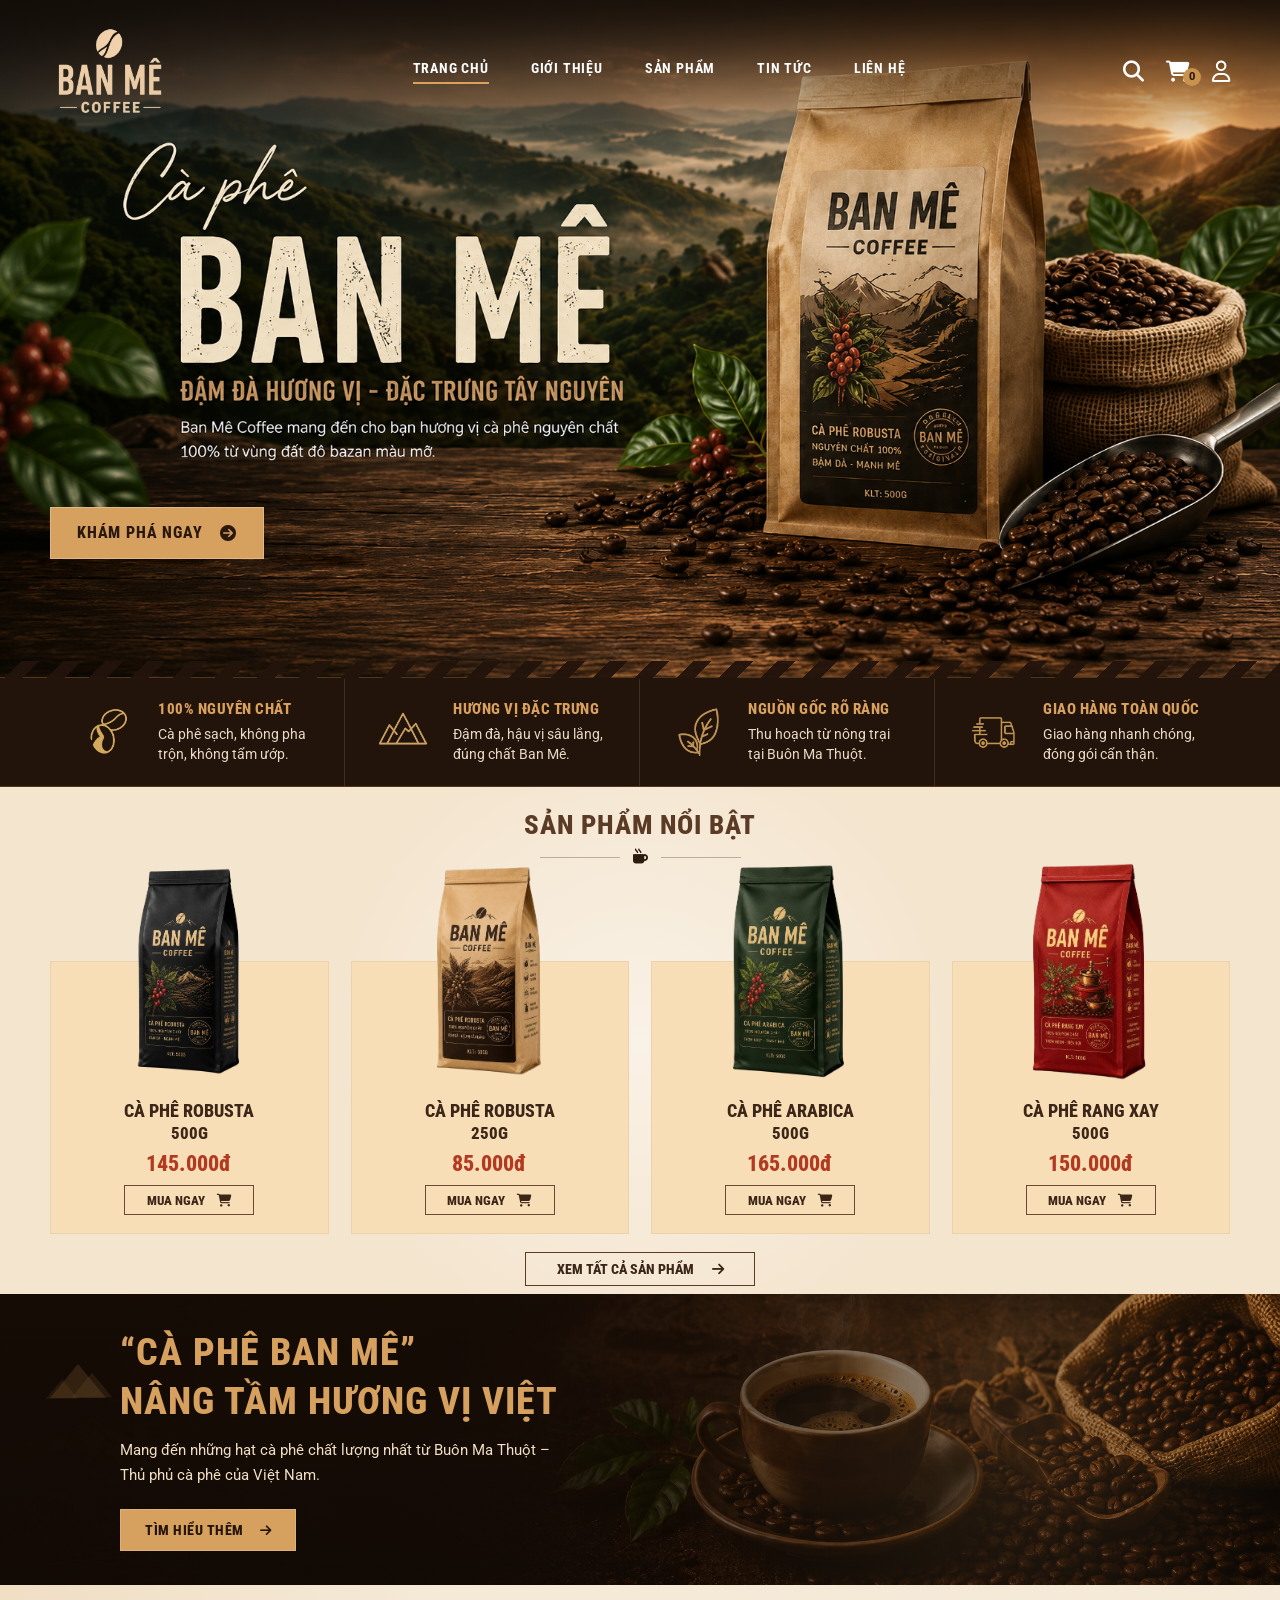
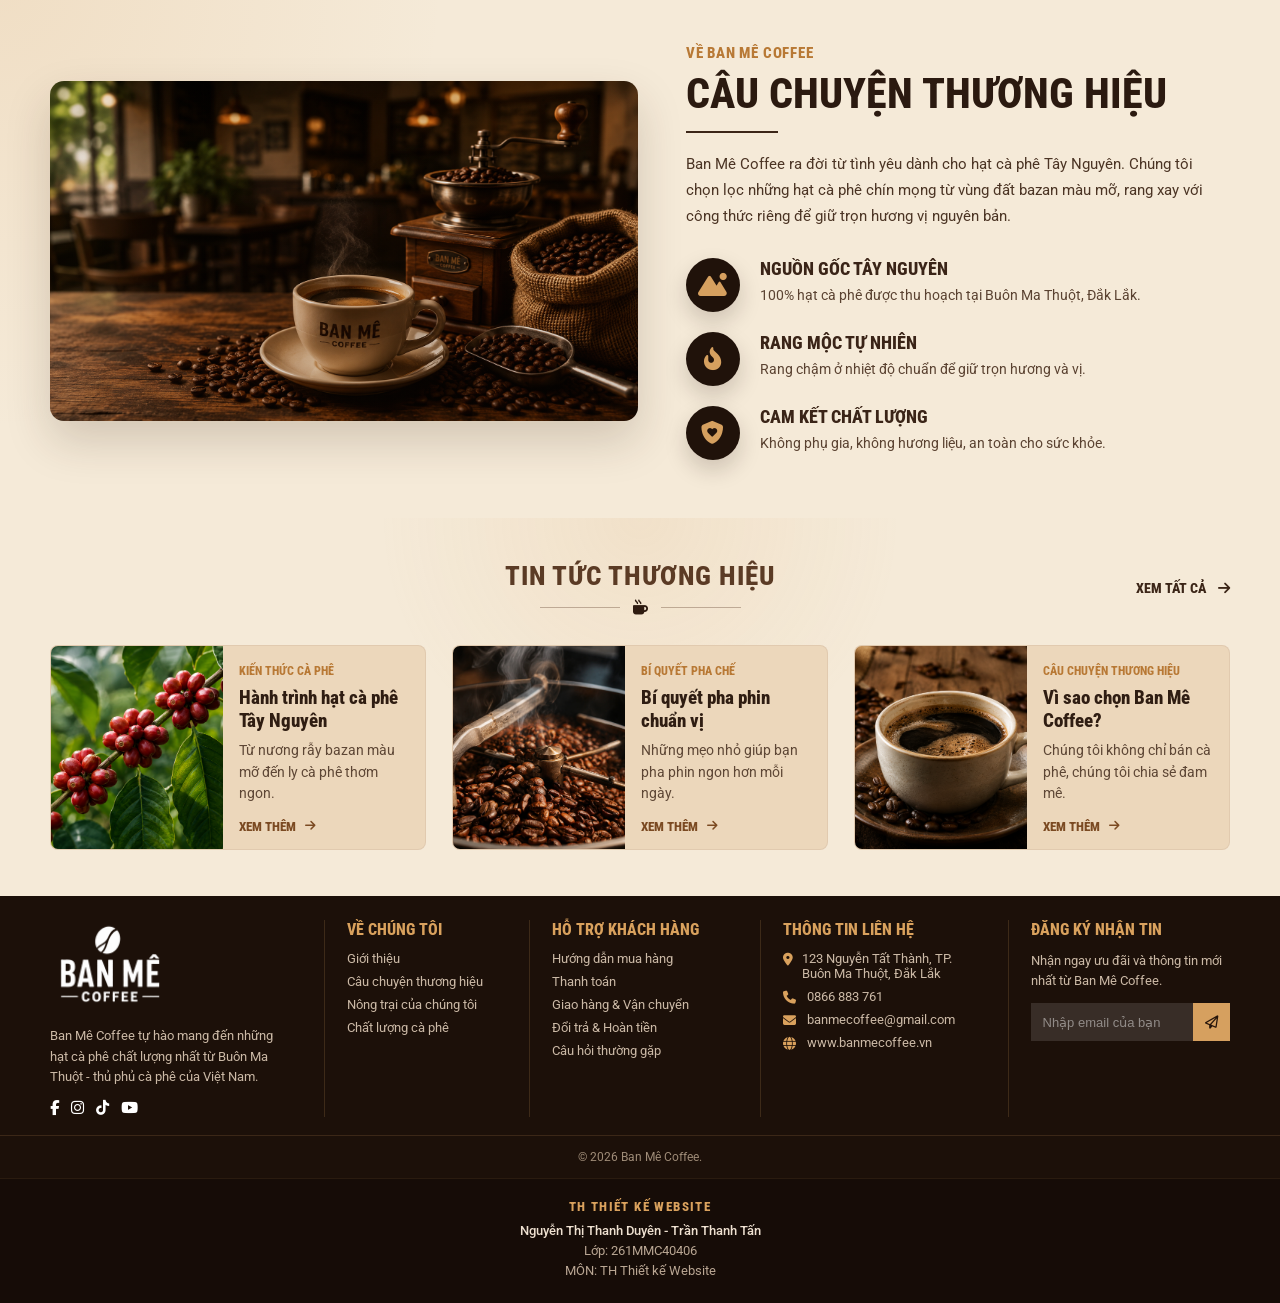
<file: index.html>
<!doctype html>
<html lang="vi">
  <head>
    <meta charset="UTF-8" />
    <meta name="viewport" content="width=device-width, initial-scale=1.0" />

    <title>Ban Mê Coffee</title>

    <!-- Font -->
    <link rel="preconnect" href="https://fonts.googleapis.com" />
    <link rel="preconnect" href="https://fonts.gstatic.com" crossorigin />
    <link
      href="https://fonts.googleapis.com/css2?family=Roboto+Condensed:wght@500;600;700;800&family=Roboto:wght@400;500;700&display=swap"
      rel="stylesheet"
    />

    <!-- Icon Font Awesome -->
    <link
      rel="stylesheet"
      href="https://cdnjs.cloudflare.com/ajax/libs/font-awesome/6.5.0/css/all.min.css"
    />

    <!-- CSS riêng -->
    <link rel="stylesheet" href="css/style.css" />
  </head>

  <body>
    <!-- ==================================================
    HEADER: LOGO - MENU - ICON
  ================================================== -->
    <header class="bm-header">
      <div class="bm-container bm-header-inner">
        <!-- Logo -->
        <a href="index.html" class="bm-logo">
          <!-- Nếu có logo ảnh thì dùng dòng dưới -->
          <img src="image/logo.png" alt="Ban Mê Coffee" />

          <!-- Logo dạng chữ dự phòng -->
          <!-- <span class="bm-logo-main">BAN MÊ</span>
          <span class="bm-logo-sub">COFFEE</span> -->
        </a>

        <!-- Menu -->
        <nav class="bm-menu">
          <a href="index.html" class="active">Trang chủ</a>
          <a href="gioi-thieu.html">Giới thiệu</a>
          <a href="san-pham.html">Sản phẩm</a>
          
          <a href="tin-tuc.html">Tin tức</a>
          <a href="lien-he.html">Liên hệ</a>
          
        </nav>

        <!-- Icon bên phải -->
        <div class="bm-header-icons">
          <a href="#" aria-label="Tìm kiếm">
            <i class="fa-solid fa-magnifying-glass"></i>
          </a>

          <a href="gio-hang.html" class="bm-cart-icon" aria-label="Giỏ hàng">
            <i class="fa-solid fa-cart-shopping"></i>
            <span id="bmCartCount">0</span>
          </a>

          <a href="tai-khoan.html" aria-label="Tài khoản">
            <i class="fa-regular fa-user"></i>
          </a>
        </div>

        <!-- Nút menu mobile -->
        <button
          class="bm-mobile-toggle"
          id="bmMobileToggle"
          aria-label="Mở menu"
        >
          <i class="fa-solid fa-bars"></i>
        </button>
      </div>
    </header>

    <!-- ==================================================
    BANNER: DÙNG ẢNH BANNER ĐÃ CÓ CHỮ
    Chỉ code nút "Khám phá ngay" và gắn link
  ================================================== -->
    <section class="bm-hero">
      <img src="image/banner.png" alt="Cà phê Ban Mê" class="bm-hero-img" />

      <div class="bm-container bm-hero-content">
        <a href="san-pham.html" class="bm-hero-btn">
          Khám phá ngay
          <i class="fa-solid fa-circle-arrow-right"></i>
        </a>
      </div>
    </section>

    <!-- ==================================================
    4 CỘT CAM KẾT / ƯU ĐIỂM
  ================================================== -->
    <section class="bm-features">
      <div class="bm-container bm-features-grid">
        <div class="bm-feature-item">
          <div class="bm-feature-icon">
            <img src="image/tieuchi1.png" alt="100% Nguyên Chất" />
          </div>
          <div class="bm-feature-text">
            <h3>100% Nguyên Chất</h3>
            <p>Cà phê sạch, không pha trộn, không tẩm ướp.</p>
          </div>
        </div>

        <div class="bm-feature-item">
          <div class="bm-feature-icon">
            <img src="image/tieuchi2.png" alt="Hương Vị Đặc Trưng" />
          </div>
          <div class="bm-feature-text">
            <h3>Hương Vị Đặc Trưng</h3>
            <p>Đậm đà, hậu vị sâu lắng, đúng chất Ban Mê.</p>
          </div>
        </div>

        <div class="bm-feature-item">
          <div class="bm-feature-icon">
            <img src="image/tieuchi3.png" alt="Nguồn Gốc Rõ Ràng" />
          </div>
          <div class="bm-feature-text">
            <h3>Nguồn Gốc Rõ Ràng</h3>
            <p>Thu hoạch từ nông trại tại Buôn Ma Thuột.</p>
          </div>
        </div>

        <div class="bm-feature-item">
          <div class="bm-feature-icon">
            <img src="image/tieuchi4.png" alt="Giao Hàng Toàn Quốc" />
          </div>
          <div class="bm-feature-text">
            <h3>Giao Hàng Toàn Quốc</h3>
            <p>Giao hàng nhanh chóng, đóng gói cẩn thận.</p>
          </div>
        </div>
      </div>
    </section>

    <!-- ==================================================
    <!!---------SẢN PHẨM NỔI BẬT------------------
  ================================================== -->
    <section class="bm-products">
      <div class="bm-container">
        <!-- Tiêu đề section -->
        <div class="bm-section-title">
          <h2>Sản phẩm nổi bật</h2>
          <span>
            <i class="fa-solid fa-mug-hot"></i>
          </span>
        </div>

        <!-- Danh sách 4 sản phẩm -->
        <div class="bm-product-grid">
          <div class="bm-product-card">
            <div class="bm-product-img">
              <img src="image/sanpham1.png" alt="Cà phê Robusta 500G" />
            </div>

            <h3>Cà Phê Robusta</h3>
            <p>500G</p>

            <div class="bm-product-price">145.000đ</div>

            <a href="chi-tiet-san-pham.html?id=robusta-500g" class="bm-buy-btn">
              Mua ngay
              <i class="fa-solid fa-cart-shopping"></i>
            </a>
          </div>

          <div class="bm-product-card">
            <div class="bm-product-img">
              <img src="image/sanpham2.png" alt="Cà phê Robusta 250G" />
            </div>

            <h3>Cà Phê Robusta</h3>
            <p>250G</p>

            <div class="bm-product-price">85.000đ</div>

            <a href="chi-tiet-san-pham.html?id=robusta-250g" class="bm-buy-btn">
              Mua ngay
              <i class="fa-solid fa-cart-shopping"></i>
            </a>
          </div>

          <div class="bm-product-card">
            <div class="bm-product-img">
              <img src="image/sanpham3.png" alt="Cà phê Arabica 500G" />
            </div>

            <h3>Cà Phê Arabica</h3>
            <p>500G</p>

            <div class="bm-product-price">165.000đ</div>

            <a href="chi-tiet-san-pham.html?id=arabica-500g" class="bm-buy-btn">
              Mua ngay
              <i class="fa-solid fa-cart-shopping"></i>
            </a>
          </div>

          <div class="bm-product-card">
            <div class="bm-product-img">
              <img src="image/sanpham4.png" alt="Cà phê Rang Xay 500G" />
            </div>

            <h3>Cà Phê Rang Xay</h3>
            <p>500G</p>

            <div class="bm-product-price">150.000đ</div>

            <a
              href="chi-tiet-san-pham.html?id=rang-xay-500g"
              class="bm-buy-btn"
            >
              Mua ngay
              <i class="fa-solid fa-cart-shopping"></i>
            </a>
          </div>
        </div>

        <!-- Nút xem tất cả -->
        <div class="bm-view-all">
          <a href="san-pham.html">
            Xem tất cả sản phẩm
            <i class="fa-solid fa-arrow-right"></i>
          </a>
        </div>
      </div>
    </section>

    <!-- ==================================================
  CTA NGANG TRƯỚC FOOTER
================================================== -->
    <section class="bm-cta">
      <div class="bm-container">
        <div class="bm-cta-inner">
          <div class="bm-cta-content">
            <div class="bm-cta-decor">
              <span></span>
            </div>

            <h2>
              <span>“Cà phê Ban Mê”</span>
              Nâng tầm hương vị Việt
            </h2>

            <p>
              Mang đến những hạt cà phê chất lượng nhất từ Buôn Ma Thuột – Thủ
              phủ cà phê của Việt Nam.
            </p>

            <a href="gioi-thieu.html" class="bm-cta-btn">
              Tìm hiểu thêm
              <i class="fa-solid fa-arrow-right"></i>
            </a>
          </div>
        </div>
      </div>
    </section>

    <!-- ==================================================
  SECTION GIỚI THIỆU / CÂU CHUYỆN THƯƠNG HIỆU
================================================== -->
    <section class="bm-about">
      <div class="bm-container">
        <div class="bm-about-grid">
          <!-- Ảnh bên trái -->
          <div class="bm-about-image">
            <img
              src="image/gioithieu.png"
              alt="Câu chuyện thương hiệu Ban Mê Coffee"
            />
          </div>

          <!-- Nội dung bên phải -->
          <div class="bm-about-content">
            <span class="bm-about-subtitle">Về Ban Mê Coffee</span>

            <h2>Câu Chuyện Thương Hiệu</h2>

            <p class="bm-about-desc">
              Ban Mê Coffee ra đời từ tình yêu dành cho hạt cà phê Tây Nguyên.
              Chúng tôi chọn lọc những hạt cà phê chín mọng từ vùng đất bazan
              màu mỡ, rang xay với công thức riêng để giữ trọn hương vị nguyên
              bản.
            </p>

            <div class="bm-about-list">
              <div class="bm-about-item">
                <div class="bm-about-icon">
                  <i class="fa-solid fa-mountain-sun"></i>
                </div>

                <div>
                  <h3>Nguồn Gốc Tây Nguyên</h3>
                  <p>
                    100% hạt cà phê được thu hoạch tại Buôn Ma Thuột, Đắk Lắk.
                  </p>
                </div>
              </div>

              <div class="bm-about-item">
                <div class="bm-about-icon">
                  <i class="fa-solid fa-fire-flame-curved"></i>
                </div>

                <div>
                  <h3>Rang Mộc Tự Nhiên</h3>
                  <p>Rang chậm ở nhiệt độ chuẩn để giữ trọn hương và vị.</p>
                </div>
              </div>

              <div class="bm-about-item">
                <div class="bm-about-icon">
                  <i class="fa-solid fa-shield-heart"></i>
                </div>

                <div>
                  <h3>Cam Kết Chất Lượng</h3>
                  <p>Không phụ gia, không hương liệu, an toàn cho sức khỏe.</p>
                </div>
              </div>
            </div>
          </div>
        </div>
      </div>
    </section>

    <!-- ==================================================
  SECTION TIN TỨC / BÀI VIẾT
================================================== -->
    <section class="bm-news-section">
      <div class="bm-container">
        <!-- Tiêu đề -->
        <div class="bm-news-heading">
          <div></div>

          <div class="bm-section-title bm-news-title">
            <h2>Tin tức thương hiệu</h2>
            <span>
              <i class="fa-solid fa-mug-hot"></i>
            </span>
          </div>

          <a href="tin-tuc.html" class="bm-news-view-all">
            Xem tất cả
            <i class="fa-solid fa-arrow-right"></i>
          </a>
        </div>

        <!-- Danh sách bài viết -->
        <div class="bm-news-grid">
          <!-- Bài viết 1 -->
          <article class="bm-news-card">
            <a
              href="chi-tiet-tin-tuc.html?id=hanh-trinh-hat-ca-phe-tay-nguyen"
              class="bm-news-img"
            >
              <img
                src="image/tintuc1.png"
                alt="Hành trình hạt cà phê Tây Nguyên"
              />
            </a>

            <div class="bm-news-content">
              <span>Kiến thức cà phê</span>

              <h3>
                <a
                  href="chi-tiet-tin-tuc.html?id=hanh-trinh-hat-ca-phe-tay-nguyen"
                >
                  Hành trình hạt cà phê Tây Nguyên
                </a>
              </h3>

              <p>Từ nương rẫy bazan màu mỡ đến ly cà phê thơm ngon.</p>

              <a
                href="chi-tiet-tin-tuc.html?id=hanh-trinh-hat-ca-phe-tay-nguyen"
                class="bm-news-more"
              >
                Xem thêm
                <i class="fa-solid fa-arrow-right"></i>
              </a>
            </div>
          </article>

          <!-- Bài viết 2 -->
          <article class="bm-news-card">
            <a
              href="chi-tiet-tin-tuc.html?id=bi-quyet-pha-phin-chuan-vi"
              class="bm-news-img"
            >
              <img src="image/tintuc2.png" alt="Bí quyết pha phin chuẩn vị" />
            </a>

            <div class="bm-news-content">
              <span>Bí quyết pha chế</span>

              <h3>
                <a href="chi-tiet-tin-tuc.html?id=bi-quyet-pha-phin-chuan-vi">
                  Bí quyết pha phin chuẩn vị
                </a>
              </h3>

              <p>Những mẹo nhỏ giúp bạn pha phin ngon hơn mỗi ngày.</p>

              <a
                href="chi-tiet-tin-tuc.html?id=bi-quyet-pha-phin-chuan-vi"
                class="bm-news-more"
              >
                Xem thêm
                <i class="fa-solid fa-arrow-right"></i>
              </a>
            </div>
          </article>

          <!-- Bài viết 3 -->
          <article class="bm-news-card">
            <a
              href="chi-tiet-tin-tuc.html?id=vi-sao-chon-ban-me-coffee"
              class="bm-news-img"
            >
              <img src="image/tintuc3.png" alt="Vì sao chọn Ban Mê Coffee" />
            </a>

            <div class="bm-news-content">
              <span>Câu chuyện thương hiệu</span>

              <h3>
                <a href="chi-tiet-tin-tuc.html?id=vi-sao-chon-ban-me-coffee">
                  Vì sao chọn Ban Mê Coffee?
                </a>
              </h3>

              <p>Chúng tôi không chỉ bán cà phê, chúng tôi chia sẻ đam mê.</p>

              <a
                href="chi-tiet-tin-tuc.html?id=vi-sao-chon-ban-me-coffee"
                class="bm-news-more"
              >
                Xem thêm
                <i class="fa-solid fa-arrow-right"></i>
              </a>
            </div>
          </article>
        </div>
      </div>
    </section>

    <!-- ==================================================
    FOOTER
  ================================================== -->
    <footer class="bm-footer">
      <div class="bm-container bm-footer-grid">
        <!-- Cột 1 -->
        <div class="bm-footer-col bm-footer-brand">
          <a href="index.html" class="bm-footer-logo">
            <img src="image/logo-footer.png" alt="Ban Mê Coffee" />
          </a>

          <p>
            Ban Mê Coffee tự hào mang đến những hạt cà phê chất lượng nhất từ
            Buôn Ma Thuột - thủ phủ cà phê của Việt Nam.
          </p>

          <div class="bm-social">
            <a href="#"><i class="fa-brands fa-facebook-f"></i></a>
            <a href="#"><i class="fa-brands fa-instagram"></i></a>
            <a href="#"><i class="fa-brands fa-tiktok"></i></a>
            <a href="#"><i class="fa-brands fa-youtube"></i></a>
          </div>
        </div>

        <!-- Cột 2 -->
        <div class="bm-footer-col">
          <h3>Về chúng tôi</h3>
          <ul>
            <li><a href="gioi-thieu.html">Giới thiệu</a></li>
            <li><a href="#">Câu chuyện thương hiệu</a></li>
            <li><a href="#">Nông trại của chúng tôi</a></li>
            <li><a href="#">Chất lượng cà phê</a></li>
          </ul>
        </div>

        <!-- Cột 3 -->
        <div class="bm-footer-col">
          <h3>Hỗ trợ khách hàng</h3>
          <ul>
            <li><a href="#">Hướng dẫn mua hàng</a></li>
            <li><a href="#">Thanh toán</a></li>
            <li><a href="#">Giao hàng & Vận chuyển</a></li>
            <li><a href="#">Đổi trả & Hoàn tiền</a></li>
            <li><a href="#">Câu hỏi thường gặp</a></li>
          </ul>
        </div>
        <!-- Cột 4 -->

        <div class="bm-footer-col">
          <h3>Thông tin liên hệ</h3>

          <ul class="bm-contact-list">
            <li>
              <i class="fa-solid fa-location-dot"></i>
              <span>123 Nguyễn Tất Thành, TP. Buôn Ma Thuột, Đắk Lắk</span>
            </li>

            <li>
              <i class="fa-solid fa-phone"></i>
              <a href="tel:0866883761">0866 883 761</a>
            </li>

            <li>
              <i class="fa-solid fa-envelope"></i>
              <a href="mailto:banmecoffee@gmail.com">banmecoffee@gmail.com</a>
            </li>

            <li>
              <i class="fa-solid fa-globe"></i>
              <a href="https://banmecoffee.vn">www.banmecoffee.vn</a>
            </li>
          </ul>
        </div>

        <!-- Cột 5 -->
        <div class="bm-footer-col">
          <h3>Đăng ký nhận tin</h3>

          <p>Nhận ngay ưu đãi và thông tin mới nhất từ Ban Mê Coffee.</p>

          <form class="bm-newsletter">
            <input type="email" placeholder="Nhập email của bạn" />
            <button type="submit">
              <i class="fa-regular fa-paper-plane"></i>
            </button>
          </form>
        </div>
      </div>

      <div class="bm-copyright">© 2026 Ban Mê Coffee.</div>
      <div class="bm-student-credit">
        <p class="bm-student-credit-title">TH Thiết kế Website</p>
        <p>Nguyễn Thị Thanh Duyên - Trần Thanh Tấn</p>
        <p>Lớp: 261MMC40406</p>
        <p>MÔN: TH Thiết kế Website</p>
      </div>
    </footer>
    <!-- ==================================================
  NÚT BACK TO TOP
================================================== -->
    <button class="bm-back-to-top" id="bmBackToTop" aria-label="Lên đầu trang">
      <i class="fa-solid fa-arrow-up"></i>
    </button>
    <script>
      const bmCartStorageKey = "bm-cart-items";

      function getCartItems() {
        try {
          const raw = localStorage.getItem(bmCartStorageKey);
          const parsed = raw ? JSON.parse(raw) : [];
          return Array.isArray(parsed) ? parsed : [];
        } catch (error) {
          return [];
        }
      }

      function updateCartCount() {
        const cartCount = document.getElementById("bmCartCount");

        if (!cartCount) {
          return;
        }

        const total = getCartItems().reduce(function (sum, item) {
          return sum + (item.quantity || 0);
        }, 0);

        cartCount.textContent = total;
      }

      updateCartCount();

      const bmBackToTop = document.getElementById("bmBackToTop");

      if (bmBackToTop) {
        window.addEventListener("scroll", function () {
          if (window.scrollY > 250) {
            bmBackToTop.classList.add("show");
          } else {
            bmBackToTop.classList.remove("show");
          }
        });

        bmBackToTop.addEventListener("click", function () {
          window.scrollTo({
            top: 0,
            behavior: "smooth",
          });
        });
      }

      const bmMobileToggle = document.getElementById("bmMobileToggle");
      const bmHeader = document.querySelector(".bm-header");
      const bmMenuLinks = document.querySelectorAll(".bm-menu a");

      if (bmMobileToggle && bmHeader) {
        bmMobileToggle.addEventListener("click", function () {
          bmHeader.classList.toggle("is-open");

          const icon = bmMobileToggle.querySelector("i");

          if (bmHeader.classList.contains("is-open")) {
            icon.classList.remove("fa-bars");
            icon.classList.add("fa-xmark");
          } else {
            icon.classList.remove("fa-xmark");
            icon.classList.add("fa-bars");
          }
        });

        bmMenuLinks.forEach(function (link) {
          link.addEventListener("click", function () {
            bmHeader.classList.remove("is-open");

            const icon = bmMobileToggle.querySelector("i");
            icon.classList.remove("fa-xmark");
            icon.classList.add("fa-bars");
          });
        });
      }

      // 1. Copy dữ liệu sản phẩm 
      const productCatalog = {
        "robusta-500g": { id: "robusta-500g", name: "Cà phê Robusta 500G" },
        "robusta-250g": { id: "robusta-250g", name: "Cà phê Robusta 250G" },
        "arabica-500g": { id: "arabica-500g", name: "Cà phê Arabica 500G" },
        "rang-xay-500g": { id: "rang-xay-500g", name: "Cà phê Rang Xay 500G" }
      };

      // 2. Hàm thêm vào giỏ hàng
      function addToCart(product, quantity) {
        const items = getCartItems();
        const existingItem = items.find(function (item) {
          return item.id === product.id;
        });

        if (existingItem) {
          existingItem.quantity += quantity;
        } else {
          items.push({ id: product.id, name: product.name, quantity: quantity });
        }

        localStorage.setItem(bmCartStorageKey, JSON.stringify(items));
        updateCartCount(); // Cập nhật số lượng trên header
      }

      // 3. Hàm hiển thị Toast
      function showToast(title, message) {
        const container = document.getElementById("toast-container");
        if (!container) return;

        const toast = document.createElement("div");
        toast.className = "bm-toast";
        toast.innerHTML = `
          <div class="bm-toast-icon"><i class="fa-solid fa-circle-check"></i></div>
          <div class="bm-toast-content">
            <h4 class="bm-toast-title">${title}</h4>
            <p class="bm-toast-desc">${message}</p>
          </div>
          <button class="bm-toast-close"><i class="fa-solid fa-xmark"></i></button>
        `;

        container.appendChild(toast);
        setTimeout(function () { toast.classList.add("show"); }, 10);

        const timer = setTimeout(function () {
          toast.classList.remove("show");
          setTimeout(() => toast.remove(), 400);
        }, 3000);

        toast.querySelector(".bm-toast-close").addEventListener("click", function () {
          clearTimeout(timer);
          toast.classList.remove("show");
          setTimeout(() => toast.remove(), 400);
        });
      }
// 4. Bắt sự kiện Click cho nút Mua Ngay ở trang chủ
      const buyButtons = document.querySelectorAll(".bm-buy-btn, .sp-buy-btn");
      
      buyButtons.forEach(function (btn) {
        btn.addEventListener("click", function (event) {
          // Bắt buộc thêm dòng này để chặn việc nhảy sang trang chi tiết
          event.preventDefault(); 

          // Lấy ID sản phẩm từ link href (ví dụ: từ "chi-tiet-san-pham.html?id=robusta-500g" -> lấy ra "robusta-500g")
          const href = this.getAttribute("href");
          const urlParams = new URLSearchParams(href.split("?")[1]);
          const productId = urlParams.get("id");
          
          const product = productCatalog[productId];

          if (product) {
            addToCart(product, 1); // Thêm 1 sản phẩm vào giỏ

            // Hiệu ứng nút chớp xanh
            const originalHtml = this.innerHTML;
            this.classList.add("is-added");
            this.innerHTML = 'Đã thêm <i class="fa-solid fa-check"></i>';
            
            setTimeout(function () {
              btn.classList.remove("is-added");
              btn.innerHTML = originalHtml;
            }, 1200);

            // Bắn thông báo Toast
            showToast("Thành công", "Đã thêm 1 x " + product.name + " vào giỏ hàng.");
          }
        });
      });
      
    </script>
    <script src="js/site-search.js"></script>
    <!-- Khu vực chứa thông báo nổi (Toast) -->
    <div id="toast-container"></div>
  </body>
</html>
</file>
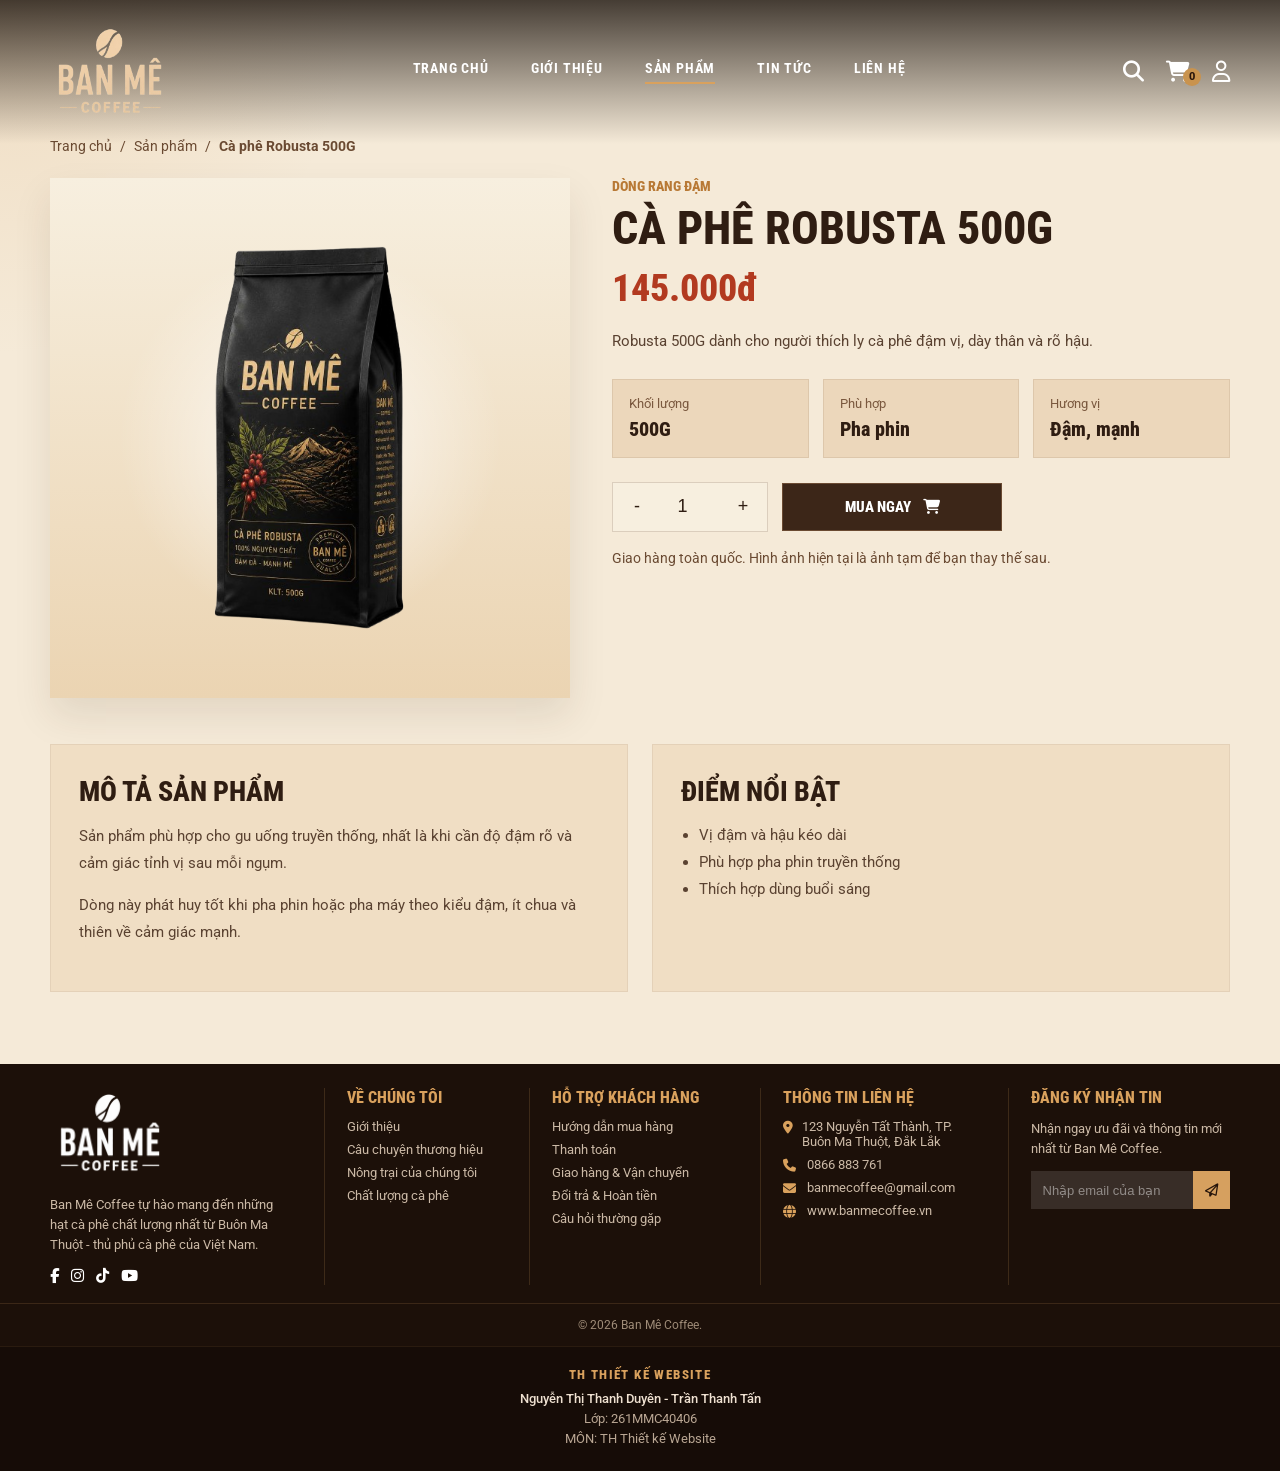
<file: chi-tiet-san-pham.html>
<!doctype html>
<html lang="vi">
  <head>
    <meta charset="UTF-8" />
    <meta name="viewport" content="width=device-width, initial-scale=1.0" />
    <title>Chi tiết sản phẩm | Ban Mê Coffee</title>

    <link rel="preconnect" href="https://fonts.googleapis.com" />
    <link rel="preconnect" href="https://fonts.gstatic.com" crossorigin />
    <link
      href="https://fonts.googleapis.com/css2?family=Roboto+Condensed:wght@500;600;700;800&family=Roboto:wght@400;500;700&display=swap"
      rel="stylesheet"
    />

    <link
      rel="stylesheet"
      href="https://cdnjs.cloudflare.com/ajax/libs/font-awesome/6.5.0/css/all.min.css"
    />

    <link rel="stylesheet" href="css/style.css" />
    <link rel="stylesheet" href="css/chitietsanpham.css" />
  </head>

  <body>
    <header class="bm-header">
      <div class="bm-container bm-header-inner">
        <a href="index.html" class="bm-logo">
          <img src="image/logo.png" alt="Ban Mê Coffee" />
        </a>

        <nav class="bm-menu">
          <a href="index.html">Trang chủ</a>
          <a href="gioi-thieu.html">Giới thiệu</a>
          <a href="san-pham.html" class="active">Sản phẩm</a>
          
          <a href="tin-tuc.html">Tin tức</a>
          <a href="lien-he.html">Liên hệ</a>
        </nav>

        <div class="bm-header-icons">
          <a href="#" aria-label="Tìm kiếm">
            <i class="fa-solid fa-magnifying-glass"></i>
          </a>

          <a href="gio-hang.html" class="bm-cart-icon" aria-label="Giỏ hàng">
            <i class="fa-solid fa-cart-shopping"></i>
            <span id="bmCartCount">0</span>
          </a>

          <a href="tai-khoan.html" aria-label="Tài khoản">
            <i class="fa-regular fa-user"></i>
          </a>
        </div>

        <button
          class="bm-mobile-toggle"
          id="bmMobileToggle"
          aria-label="Mở menu"
        >
          <i class="fa-solid fa-bars"></i>
        </button>
      </div>
    </header>

    <main>
      <section class="ctsp-main">
        <div class="bm-container">
          <div class="ctsp-breadcrumb">
            <a href="index.html">Trang chủ</a>
            <span>/</span>
            <a href="san-pham.html">Sản phẩm</a>
            <span>/</span>
            <strong id="ctspBreadcrumbName">Chi tiết sản phẩm</strong>
          </div>

          <div class="ctsp-layout">
            <div class="ctsp-gallery">
              <div class="ctsp-main-image">
                <img id="ctspImage" src="image/sanpham1.png" alt="Sản phẩm" />
              </div>
            </div>

            <div class="ctsp-content">
              <p class="ctsp-type" id="ctspType">Dòng cà phê</p>
              <h1 id="ctspName">Tên sản phẩm</h1>
              <div class="ctsp-price" id="ctspPrice">0đ</div>

              <p class="ctsp-summary" id="ctspSummary">
                Thông tin sản phẩm đang được cập nhật.
              </p>

              <div class="ctsp-meta">
                <div>
                  <span>Khối lượng</span>
                  <strong id="ctspWeight">500G</strong>
                </div>
                <div>
                  <span>Phù hợp</span>
                  <strong id="ctspBrew">Pha phin</strong>
                </div>
                <div>
                  <span>Hương vị</span>
                  <strong id="ctspTaste">Đậm vị</strong>
                </div>
              </div>

              <div class="ctsp-actions">
                <div class="ctsp-quantity">
                  <button
                    type="button"
                    id="ctspMinus"
                    aria-label="Giảm số lượng"
                  >
                    -
                  </button>
                  <input type="number" id="ctspQty" min="1" value="1" />
                  <button
                    type="button"
                    id="ctspPlus"
                    aria-label="Tăng số lượng"
                  >
                    +
                  </button>
                </div>

                <button type="button" class="ctsp-buy-btn" id="ctspBuyBtn">
                  Mua ngay
                  <i class="fa-solid fa-cart-shopping"></i>
                </button>
              </div>

              <div class="ctsp-note">
                Giao hàng toàn quốc. Hình ảnh hiện tại là ảnh tạm để bạn thay
                thế sau.
              </div>
            </div>
          </div>
        </div>
      </section>

      <section class="ctsp-info">
        <div class="bm-container">
          <div class="ctsp-info-grid">
            <article class="ctsp-info-card">
              <h2>Mô tả sản phẩm</h2>
              <p id="ctspDesc1">
                Cà phê Ban Mê Coffee được chọn lọc để giữ vị nguyên bản và rõ
                gu.
              </p>
              <p id="ctspDesc2">
                Thành phẩm phù hợp cho người yêu vị cà phê mộc và hậu vị sạch.
              </p>
            </article>

            <article class="ctsp-info-card">
              <h2>Điểm nổi bật</h2>
              <ul id="ctspHighlights">
                <li>Nguyên liệu tuyển chọn</li>
                <li>Rang mộc chỉn chu</li>
                <li>Phù hợp dùng hằng ngày</li>
              </ul>
            </article>
          </div>
        </div>
      </section>
    </main>

   <footer class="bm-footer">
      <div class="bm-container bm-footer-grid">
        <!-- Cột 1 -->
        <div class="bm-footer-col bm-footer-brand">
          <a href="index.html" class="bm-footer-logo">
            <img src="image/logo-footer.png" alt="Ban Mê Coffee" />
          </a>

          <p>
            Ban Mê Coffee tự hào mang đến những hạt cà phê chất lượng nhất từ
            Buôn Ma Thuột - thủ phủ cà phê của Việt Nam.
          </p>

          <div class="bm-social">
            <a href="#"><i class="fa-brands fa-facebook-f"></i></a>
            <a href="#"><i class="fa-brands fa-instagram"></i></a>
            <a href="#"><i class="fa-brands fa-tiktok"></i></a>
            <a href="#"><i class="fa-brands fa-youtube"></i></a>
          </div>
        </div>

        <!-- Cột 2 -->
        <div class="bm-footer-col">
          <h3>Về chúng tôi</h3>
          <ul>
            <li><a href="gioi-thieu.html">Giới thiệu</a></li>
            <li><a href="tin-tuc.html">Câu chuyện thương hiệu</a></li>
            <li><a href="#">Nông trại của chúng tôi</a></li>
            <li><a href="ca-phe-ban-me.html">Chất lượng cà phê</a></li>
          </ul>
        </div>

        <!-- Cột 3 -->
        <div class="bm-footer-col">
          <h3>Hỗ trợ khách hàng</h3>
          <ul>
            <li><a href="san-pham.html">Hướng dẫn mua hàng</a></li>
            <li><a href="dat-hang.html">Thanh toán</a></li>
            <li><a href="#">Giao hàng & Vận chuyển</a></li>
            <li><a href="#">Đổi trả & Hoàn tiền</a></li>
            <li><a href="lien-he.html">Câu hỏi thường gặp</a></li>
          </ul>
        </div>

        <!-- Cột 4 -->
        <div class="bm-footer-col">
          <h3>Thông tin liên hệ</h3>

          <ul class="bm-contact-list">
            <li>
              <i class="fa-solid fa-location-dot"></i>
              <span>123 Nguyễn Tất Thành, TP. Buôn Ma Thuột, Đắk Lắk</span>
            </li>

            <li>
              <i class="fa-solid fa-phone"></i>
              <a href="tel:0866883761">0866 883 761</a>
            </li>

            <li>
              <i class="fa-solid fa-envelope"></i>
              <a href="mailto:banmecoffee@gmail.com">banmecoffee@gmail.com</a>
            </li>

            <li>
              <i class="fa-solid fa-globe"></i>
              <a href="https://banmecoffee.vn">www.banmecoffee.vn</a>
            </li>
          </ul>
        </div>

        <!-- Cột 5 -->
        <div class="bm-footer-col">
          <h3>Đăng ký nhận tin</h3>

          <p>Nhận ngay ưu đãi và thông tin mới nhất từ Ban Mê Coffee.</p>

          <form class="bm-newsletter">
            <input type="email" placeholder="Nhập email của bạn" required />
            <button type="submit" aria-label="Gửi đăng ký">
              <i class="fa-regular fa-paper-plane"></i>
            </button>
          </form>
        </div>
      </div>

      <div class="bm-copyright">© 2026 Ban Mê Coffee.</div>
      <div class="bm-student-credit">
       <p class="bm-student-credit-title">TH Thiết kế Website</p>
        <p>Nguyễn Thị Thanh Duyên - Trần Thanh Tấn</p>
        <p>Lớp: 261MMC40406</p>
        <p>MÔN: TH Thiết kế Website</p>
      </div>
    </footer>
    
    <button class="bm-back-to-top" id="bmBackToTop" aria-label="Lên đầu trang">
      <i class="fa-solid fa-arrow-up"></i>
    </button>

    <script>
      // Hàm hiển thị thông báo nổi (Toast)
      function showToast(title, message) {
        const container = document.getElementById("toast-container");
        if (!container) return;

        // Tạo thẻ div cho toast mới
        const toast = document.createElement("div");
        toast.className = "bm-toast";

        // Gắn nội dung HTML vào trong toast
        toast.innerHTML = `
          <div class="bm-toast-icon"><i class="fa-solid fa-circle-check"></i></div>
          <div class="bm-toast-content">
            <h4 class="bm-toast-title">${title}</h4>
            <p class="bm-toast-desc">${message}</p>
          </div>
          <button class="bm-toast-close"><i class="fa-solid fa-xmark"></i></button>
        `;

        // Thêm toast vào container
        container.appendChild(toast);

        // Kích hoạt hiệu ứng bay vào (phải dùng setTimeout để trình duyệt kịp render)
        setTimeout(function () {
          toast.classList.add("show");
        }, 10);

        // Hẹn giờ 3 giây tự động biến mất
        const timer = setTimeout(function () {
          toast.classList.remove("show");
          setTimeout(() => toast.remove(), 400); // Đợi CSS transition chạy xong rồi mới xóa code HTML
        }, 3000);

        // Bắt sự kiện khi người dùng bấm nút X để tắt sớm
        toast.querySelector(".bm-toast-close").addEventListener("click", function () {
          clearTimeout(timer); // Xóa hẹn giờ tự động
          toast.classList.remove("show");
          setTimeout(() => toast.remove(), 400);
        });
      }

      const bmCartStorageKey = "bm-cart-items";
      const productCatalog = {
        "robusta-500g": {
          id: "robusta-500g",
          name: "Cà phê Robusta 500G",
          type: "Dòng rang đậm",
          price: "145.000đ",
          image: "image/sanpham1.png",
          weight: "500G",
          brew: "Pha phin",
          taste: "Đậm, mạnh",
          summary:
            "Robusta 500G dành cho người thích ly cà phê đậm vị, dày thân và rõ hậu.",
          desc1:
            "Sản phẩm phù hợp cho gu uống truyền thống, nhất là khi cần độ đậm rõ và cảm giác tỉnh vị sau mỗi ngụm.",
          desc2:
            "Dòng này phát huy tốt khi pha phin hoặc pha máy theo kiểu đậm, ít chua và thiên về cảm giác mạnh.",
          highlights: [
            "Vị đậm và hậu kéo dài",
            "Phù hợp pha phin truyền thống",
            "Thích hợp dùng buổi sáng",
          ],
        },
        "robusta-250g": {
          id: "robusta-250g",
          name: "Cà phê Robusta 250G",
          type: "Dòng rang đậm",
          price: "85.000đ",
          image: "image/sanpham2.png",
          weight: "250G",
          brew: "Pha phin",
          taste: "Đậm, gọn vị",
          summary:
            "Phiên bản gói nhỏ giúp trải nghiệm dễ hơn nhưng vẫn giữ rõ chất Robusta Ban Mê.",
          desc1:
            "Khối lượng 250G phù hợp cho người muốn thử gu vị trước khi chọn gói lớn hơn.",
          desc2:
            "Sản phẩm hướng đến sự tiện lợi, dễ bảo quản và dùng hết nhanh trong thời gian ngắn.",
          highlights: [
            "Gói nhỏ dễ dùng",
            "Giữ độ đậm ổn định",
            "Phù hợp trải nghiệm thử",
          ],
        },
        "arabica-500g": {
          id: "arabica-500g",
          name: "Cà phê Arabica 500G",
          type: "Dòng hương thơm",
          price: "165.000đ",
          image: "image/sanpham3.png",
          weight: "500G",
          brew: "Pour over / phin",
          taste: "Thơm, cân bằng",
          summary:
            "Arabica 500G phù hợp với người thích mùi hương rõ và cảm giác uống cân bằng hơn.",
          desc1:
            "Dòng Arabica thiên về hương thơm, độ sáng vị tốt hơn và hậu nhẹ nhàng hơn so với Robusta.",
          desc2:
            "Có thể dùng để pha phin nhẹ hoặc các kiểu pha ưu tiên mùi hương như pour over.",
          highlights: [
            "Hương thơm nổi bật",
            "Độ cân bằng dễ uống",
            "Hợp gu uống thanh hơn",
          ],
        },
        "rang-xay-500g": {
          id: "rang-xay-500g",
          name: "Cà phê Rang Xay 500G",
          type: "Dòng tiện lợi",
          price: "150.000đ",
          image: "image/sanpham4.png",
          weight: "500G",
          brew: "Pha phin",
          taste: "Đậm, tiện dùng",
          summary:
            "Dòng rang xay sẵn giúp tiết kiệm thời gian mà vẫn giữ gu vị quen thuộc.",
          desc1:
            "Phù hợp cho người dùng tại nhà hoặc văn phòng muốn pha nhanh mà không cần xay lại.",
          desc2:
            "Độ xay được định hướng cho nhu cầu pha phin phổ biến, giúp thao tác đơn giản hơn.",
          highlights: [
            "Xay sẵn tiện lợi",
            "Phù hợp nhu cầu hằng ngày",
            "Dễ dùng tại nhà",
          ],
        },
        "phin-blend-500g": {
          id: "phin-blend-500g",
          name: "Cà phê Phin Blend 500G",
          type: "Dòng pha phin",
          price: "155.000đ",
          image: "image/sanpham1.png",
          weight: "500G",
          brew: "Pha phin",
          taste: "Cân bằng, đậm vừa",
          summary:
            "Blend dành cho người cần ly cà phê cân bằng giữa hương thơm và độ đậm hằng ngày.",
          desc1:
            "Công thức blend giúp vị cà phê tròn hơn, dễ tiếp cận và hợp nhiều kiểu uống.",
          desc2:
            "Đây là dòng phù hợp nếu bạn muốn một lựa chọn an toàn nhưng vẫn giữ chất Ban Mê.",
          highlights: [
            "Cân bằng dễ uống",
            "Hợp pha phin mỗi ngày",
            "Gu vị ổn định",
          ],
        },
        "espresso-blend-500g": {
          id: "espresso-blend-500g",
          name: "Cà phê Espresso Blend 500G",
          type: "Dòng espresso",
          price: "175.000đ",
          image: "image/sanpham2.png",
          weight: "500G",
          brew: "Máy espresso",
          taste: "Dày thân, rõ crema",
          summary:
            "Dòng blend tối ưu cho máy pha, nhấn vào độ dày thân và cảm giác mạnh vị.",
          desc1:
            "Phù hợp cho người dùng máy pha gia đình hoặc quán nhỏ muốn shot espresso rõ vị.",
          desc2:
            "Có thể dùng làm nền cho latte, cappuccino hoặc các món sữa cần vị cà phê nổi bật.",
          highlights: [
            "Hợp máy espresso",
            "Vị dày, rõ crema",
            "Pha sữa vẫn giữ vị",
          ],
        },
        "moka-250g": {
          id: "moka-250g",
          name: "Cà phê Moka 250G",
          type: "Dòng hương nổi bật",
          price: "120.000đ",
          image: "image/sanpham3.png",
          weight: "250G",
          brew: "Pour over / phin nhẹ",
          taste: "Thơm, mềm vị",
          summary:
            "Moka 250G dành cho người muốn trải nghiệm dòng hương rõ và cảm giác mềm vị hơn.",
          desc1:
            "Sản phẩm phù hợp làm quà hoặc dùng thử cho người mới bắt đầu khám phá các gu cà phê thơm.",
          desc2:
            "Khối lượng 250G cũng giúp bạn thay đổi gu uống linh hoạt mà không cần mua gói quá lớn.",
          highlights: [
            "Hương thơm đặc trưng",
            "Phù hợp dùng thử",
            "Cảm giác uống mềm hơn",
          ],
        },
        "cold-brew-blend-500g": {
          id: "cold-brew-blend-500g",
          name: "Cold Brew Blend 500G",
          type: "Dòng pha lạnh",
          price: "168.000đ",
          image: "image/sanpham4.png",
          weight: "500G",
          brew: "Cold brew",
          taste: "Êm, sạch vị",
          summary:
            "Blend này hướng tới cảm giác êm và sạch khi pha lạnh hoặc ủ qua đêm.",
          desc1:
            "Phù hợp cho người cần thức uống mát, ít gắt và có thể dùng trực tiếp với đá.",
          desc2:
            "Dòng cold brew giúp mùi hương dễ chịu hơn và phù hợp khí hậu nóng.",
          highlights: ["Hợp pha lạnh", "Vị êm, sạch", "Dễ uống hằng ngày"],
        },
        "hat-moc-1kg": {
          id: "hat-moc-1kg",
          name: "Cà phê Hạt Mộc 1KG",
          type: "Dòng tiết kiệm",
          price: "279.000đ",
          image: "image/sanpham1.png",
          weight: "1KG",
          brew: "Tùy cách pha",
          taste: "Mộc, ổn định",
          summary:
            "Gói 1KG phù hợp cho nhu cầu sử dụng nhiều với mức chi phí tối ưu hơn.",
          desc1:
            "Sản phẩm phù hợp cho gia đình, văn phòng hoặc khách có nhu cầu mua số lượng lớn.",
          desc2:
            "Dạng hạt giúp chủ động độ xay theo thiết bị và kiểu pha của từng người dùng.",
          highlights: [
            "Khối lượng lớn",
            "Dễ tối ưu chi phí",
            "Linh hoạt khi sử dụng",
          ],
        },
        "tui-loc-10-goi": {
          id: "tui-loc-10-goi",
          name: "Cà phê Túi Lọc 10 Gói",
          type: "Dòng tiện dụng",
          price: "98.000đ",
          image: "image/sanpham2.png",
          weight: "10 gói",
          brew: "Pha trực tiếp",
          taste: "Nhanh, gọn, dễ uống",
          summary:
            "Giải pháp pha nhanh cho người cần sự tiện lợi khi đi làm hoặc di chuyển.",
          desc1:
            "Thiết kế túi lọc giúp thao tác gọn, không cần chuẩn bị nhiều dụng cụ pha.",
          desc2:
            "Phù hợp cho người bận rộn nhưng vẫn muốn có một ly cà phê chỉn chu.",
          highlights: ["Tiện mang theo", "Pha nhanh, gọn", "Hợp dân văn phòng"],
        },
      };

      function getCartItems() {
        try {
          const raw = localStorage.getItem(bmCartStorageKey);
          const parsed = raw ? JSON.parse(raw) : [];
          return Array.isArray(parsed) ? parsed : [];
        } catch (error) {
          return [];
        }
      }

      function setCartItems(items) {
        localStorage.setItem(bmCartStorageKey, JSON.stringify(items));
      }

      function updateCartCount() {
        const cartCount = document.getElementById("bmCartCount");

        if (!cartCount) {
          return;
        }

        const total = getCartItems().reduce(function (sum, item) {
          return sum + (item.quantity || 0);
        }, 0);

        cartCount.textContent = total;
      }

      function addToCart(product, quantity) {
        const items = getCartItems();
        const existingItem = items.find(function (item) {
          return item.id === product.id;
        });

        if (existingItem) {
          existingItem.quantity += quantity;
        } else {
          items.push({
            id: product.id,
            name: product.name,
            quantity: quantity,
          });
        }

        setCartItems(items);
        updateCartCount();
      }

      function renderProduct(product) {
        document.title = product.name + " | Ban Mê Coffee";
        document.getElementById("ctspBreadcrumbName").textContent =
          product.name;
        document.getElementById("ctspImage").src = product.image;
        document.getElementById("ctspImage").alt = product.name;
        document.getElementById("ctspType").textContent = product.type;
        document.getElementById("ctspName").textContent = product.name;
        document.getElementById("ctspPrice").textContent = product.price;
        document.getElementById("ctspSummary").textContent = product.summary;
        document.getElementById("ctspWeight").textContent = product.weight;
        document.getElementById("ctspBrew").textContent = product.brew;
        document.getElementById("ctspTaste").textContent = product.taste;
        document.getElementById("ctspDesc1").textContent = product.desc1;
        document.getElementById("ctspDesc2").textContent = product.desc2;

        const highlightList = document.getElementById("ctspHighlights");
        highlightList.innerHTML = "";

        product.highlights.forEach(function (item) {
          const li = document.createElement("li");
          li.textContent = item;
          highlightList.appendChild(li);
        });
      }

      const params = new URLSearchParams(window.location.search);
      const productId = params.get("id") || "robusta-500g";
      const currentProduct =
        productCatalog[productId] || productCatalog["robusta-500g"];

      renderProduct(currentProduct);
      updateCartCount();

      const qtyInput = document.getElementById("ctspQty");
      document
        .getElementById("ctspMinus")
        .addEventListener("click", function () {
          const currentValue = Math.max(1, Number(qtyInput.value) || 1);
          qtyInput.value = Math.max(1, currentValue - 1);
        });

      document
        .getElementById("ctspPlus")
        .addEventListener("click", function () {
          const currentValue = Math.max(1, Number(qtyInput.value) || 1);
          qtyInput.value = currentValue + 1;
        });

      document
        .getElementById("ctspBuyBtn")
        .addEventListener("click", function () {
          const quantity = Math.max(1, Number(qtyInput.value) || 1);
          addToCart(currentProduct, quantity);

          const button = this;
          button.classList.add("is-added");
          button.innerHTML = 'Đã thêm <i class="fa-solid fa-check"></i>';

          setTimeout(function () {
            button.classList.remove("is-added");
            button.innerHTML =
              'Mua ngay <i class="fa-solid fa-cart-shopping"></i>';
          }, 1200);
          // (CODE MỚI - THÊM DÒNG NÀY VÀO DƯỚI CÙNG BÊN TRONG SỰ KIỆN CLICK)
          // Gọi hàm hiện Toast thông báo
          showToast("Thành công", `Đã thêm ${quantity} x ${currentProduct.name} vào giỏ hàng.`);
        });
      

      const bmBackToTop = document.getElementById("bmBackToTop");

      if (bmBackToTop) {
        window.addEventListener("scroll", function () {
          if (window.scrollY > 250) {
            bmBackToTop.classList.add("show");
          } else {
            bmBackToTop.classList.remove("show");
          }
        });

        bmBackToTop.addEventListener("click", function () {
          window.scrollTo({
            top: 0,
            behavior: "smooth",
          });
        });
      }

      const bmMobileToggle = document.getElementById("bmMobileToggle");
      const bmHeader = document.querySelector(".bm-header");
      const bmMenuLinks = document.querySelectorAll(".bm-menu a");

      if (bmMobileToggle && bmHeader) {
        bmMobileToggle.addEventListener("click", function () {
          bmHeader.classList.toggle("is-open");

          const icon = bmMobileToggle.querySelector("i");

          if (bmHeader.classList.contains("is-open")) {
            icon.classList.remove("fa-bars");
            icon.classList.add("fa-xmark");
          } else {
            icon.classList.remove("fa-xmark");
            icon.classList.add("fa-bars");
          }
        });

        bmMenuLinks.forEach(function (link) {
          link.addEventListener("click", function () {
            bmHeader.classList.remove("is-open");

            const icon = bmMobileToggle.querySelector("i");
            icon.classList.remove("fa-xmark");
            icon.classList.add("fa-bars");
          });
        });
      }
    </script>
    <script src="js/site-search.js"></script>
  
    <!-- Khu vực chứa thông báo nổi (Toast) -->
    <div id="toast-container"></div>

  </body>
</html>
</file>
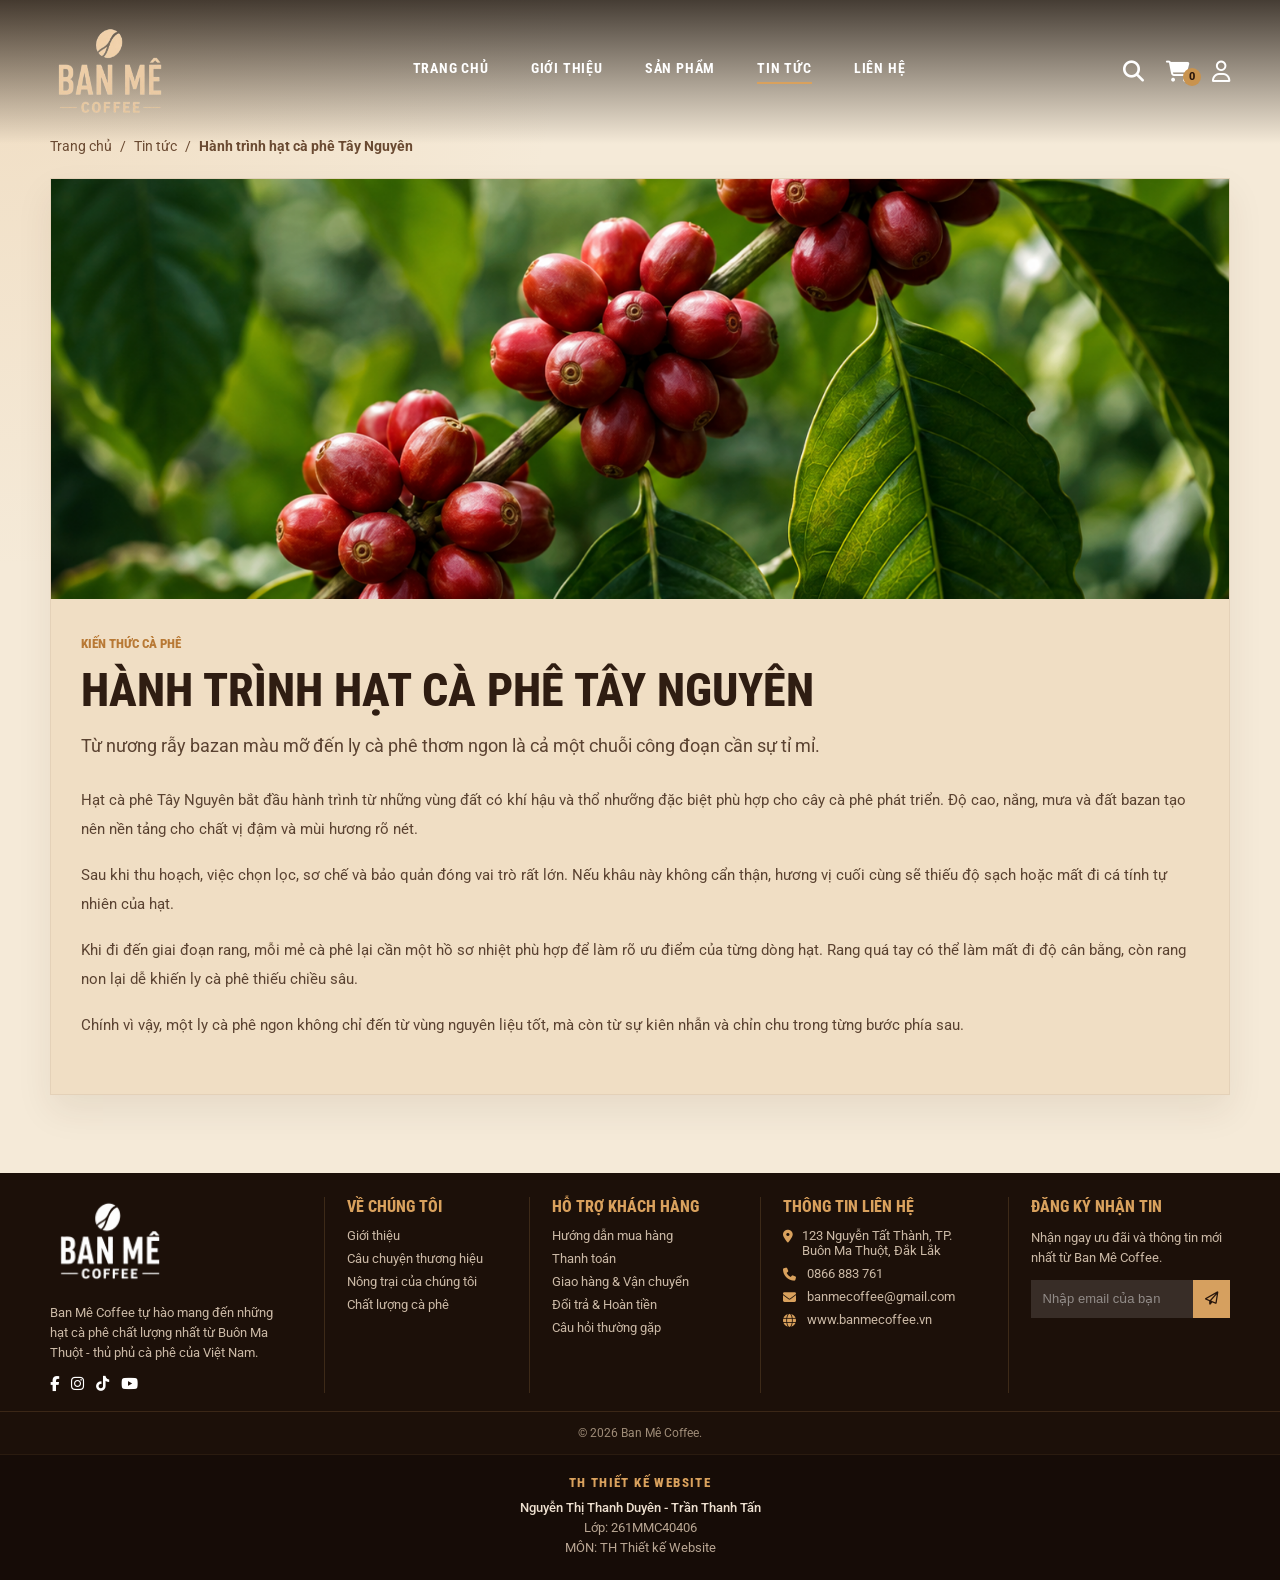
<file: chi-tiet-tin-tuc.html>
<!doctype html>
<html lang="vi">
  <head>
    <meta charset="UTF-8" />
    <meta name="viewport" content="width=device-width, initial-scale=1.0" />
    <title>Chi tiết tin tức | Ban Mê Coffee</title>

    <link rel="preconnect" href="https://fonts.googleapis.com" />
    <link rel="preconnect" href="https://fonts.gstatic.com" crossorigin />
    <link
      href="https://fonts.googleapis.com/css2?family=Roboto+Condensed:wght@500;600;700;800&family=Roboto:wght@400;500;700&display=swap"
      rel="stylesheet"
    />

    <link
      rel="stylesheet"
      href="https://cdnjs.cloudflare.com/ajax/libs/font-awesome/6.5.0/css/all.min.css"
    />

    <link rel="stylesheet" href="css/style.css" />
    <link rel="stylesheet" href="css/chitiettintuc.css" />
  </head>

  <body>
    <header class="bm-header">
      <div class="bm-container bm-header-inner">
        <a href="index.html" class="bm-logo">
          <img src="image/logo.png" alt="Ban Mê Coffee" />
        </a>

        <nav class="bm-menu">
          <a href="index.html">Trang chủ</a>
          <a href="gioi-thieu.html">Giới thiệu</a>
          <a href="san-pham.html">Sản phẩm</a>
          
          <a href="tin-tuc.html" class="active">Tin tức</a>
          <a href="lien-he.html">Liên hệ</a>
        </nav>

        <div class="bm-header-icons">
          <a href="#" aria-label="Tìm kiếm">
            <i class="fa-solid fa-magnifying-glass"></i>
          </a>

          <a href="gio-hang.html" class="bm-cart-icon" aria-label="Giỏ hàng">
            <i class="fa-solid fa-cart-shopping"></i>
            <span id="bmCartCount">0</span>
          </a>

          <a href="tai-khoan.html" aria-label="Tài khoản">
            <i class="fa-regular fa-user"></i>
          </a>
        </div>

        <button
          class="bm-mobile-toggle"
          id="bmMobileToggle"
          aria-label="Mở menu"
        >
          <i class="fa-solid fa-bars"></i>
        </button>
      </div>
    </header>

    <main>
      <section class="cttt-main">
        <div class="bm-container">
          <div class="cttt-breadcrumb">
            <a href="index.html">Trang chủ</a>
            <span>/</span>
            <a href="tin-tuc.html">Tin tức</a>
            <span>/</span>
            <strong id="ctttBreadcrumbTitle">Chi tiết bài viết</strong>
          </div>

          <article class="cttt-article">
            <div class="cttt-cover">
              <img id="ctttImage" src="image/tintuc1.png" alt="Bài viết" />
            </div>

            <div class="cttt-content">
              <span class="cttt-category" id="ctttCategory">Chuyên mục</span>
              <h1 id="ctttTitle">Tiêu đề bài viết</h1>
              <p class="cttt-intro" id="ctttIntro">Mở đầu bài viết.</p>

              <div class="cttt-body" id="ctttBody"></div>
            </div>
          </article>
        </div>
      </section>
    </main>

   <footer class="bm-footer">
      <div class="bm-container bm-footer-grid">
        <!-- Cột 1 -->
        <div class="bm-footer-col bm-footer-brand">
          <a href="index.html" class="bm-footer-logo">
            <img src="image/logo-footer.png" alt="Ban Mê Coffee" />
          </a>

          <p>
            Ban Mê Coffee tự hào mang đến những hạt cà phê chất lượng nhất từ
            Buôn Ma Thuột - thủ phủ cà phê của Việt Nam.
          </p>

          <div class="bm-social">
            <a href="#"><i class="fa-brands fa-facebook-f"></i></a>
            <a href="#"><i class="fa-brands fa-instagram"></i></a>
            <a href="#"><i class="fa-brands fa-tiktok"></i></a>
            <a href="#"><i class="fa-brands fa-youtube"></i></a>
          </div>
        </div>

        <!-- Cột 2 -->
        <div class="bm-footer-col">
          <h3>Về chúng tôi</h3>
          <ul>
            <li><a href="gioi-thieu.html">Giới thiệu</a></li>
            <li><a href="tin-tuc.html">Câu chuyện thương hiệu</a></li>
            <li><a href="#">Nông trại của chúng tôi</a></li>
            <li><a href="ca-phe-ban-me.html">Chất lượng cà phê</a></li>
          </ul>
        </div>

        <!-- Cột 3 -->
        <div class="bm-footer-col">
          <h3>Hỗ trợ khách hàng</h3>
          <ul>
            <li><a href="san-pham.html">Hướng dẫn mua hàng</a></li>
            <li><a href="dat-hang.html">Thanh toán</a></li>
            <li><a href="#">Giao hàng & Vận chuyển</a></li>
            <li><a href="#">Đổi trả & Hoàn tiền</a></li>
            <li><a href="lien-he.html">Câu hỏi thường gặp</a></li>
          </ul>
        </div>

        <!-- Cột 4 -->
        <div class="bm-footer-col">
          <h3>Thông tin liên hệ</h3>

          <ul class="bm-contact-list">
            <li>
              <i class="fa-solid fa-location-dot"></i>
              <span>123 Nguyễn Tất Thành, TP. Buôn Ma Thuột, Đắk Lắk</span>
            </li>

            <li>
              <i class="fa-solid fa-phone"></i>
              <a href="tel:0866883761">0866 883 761</a>
            </li>

            <li>
              <i class="fa-solid fa-envelope"></i>
              <a href="mailto:banmecoffee@gmail.com">banmecoffee@gmail.com</a>
            </li>

            <li>
              <i class="fa-solid fa-globe"></i>
              <a href="https://banmecoffee.vn">www.banmecoffee.vn</a>
            </li>
          </ul>
        </div>

        <!-- Cột 5 -->
        <div class="bm-footer-col">
          <h3>Đăng ký nhận tin</h3>

          <p>Nhận ngay ưu đãi và thông tin mới nhất từ Ban Mê Coffee.</p>

          <form class="bm-newsletter">
            <input type="email" placeholder="Nhập email của bạn" required />
            <button type="submit" aria-label="Gửi đăng ký">
              <i class="fa-regular fa-paper-plane"></i>
            </button>
          </form>
        </div>
      </div>

      <div class="bm-copyright">© 2026 Ban Mê Coffee.</div>
      <div class="bm-student-credit">
       <p class="bm-student-credit-title">TH Thiết kế Website</p>
        <p>Nguyễn Thị Thanh Duyên - Trần Thanh Tấn</p>
        <p>Lớp: 261MMC40406</p>
        <p>MÔN: TH Thiết kế Website</p>
      </div>
    </footer>
    <button class="bm-back-to-top" id="bmBackToTop" aria-label="Lên đầu trang">
      <i class="fa-solid fa-arrow-up"></i>
    </button>

    <script>
      const bmCartStorageKey = "bm-cart-items";
      const newsCatalog = {
        "hanh-trinh-hat-ca-phe-tay-nguyen": {
          title: "Hành trình hạt cà phê Tây Nguyên",
          category: "Kiến thức cà phê",
          image: "image/tintuc1.png",
          intro:
            "Từ nương rẫy bazan màu mỡ đến ly cà phê thơm ngon là cả một chuỗi công đoạn cần sự tỉ mỉ.",
          body: [
            "Hạt cà phê Tây Nguyên bắt đầu hành trình từ những vùng đất có khí hậu và thổ nhưỡng đặc biệt phù hợp cho cây cà phê phát triển. Độ cao, nắng, mưa và đất bazan tạo nên nền tảng cho chất vị đậm và mùi hương rõ nét.",
            "Sau khi thu hoạch, việc chọn lọc, sơ chế và bảo quản đóng vai trò rất lớn. Nếu khâu này không cẩn thận, hương vị cuối cùng sẽ thiếu độ sạch hoặc mất đi cá tính tự nhiên của hạt.",
            "Khi đi đến giai đoạn rang, mỗi mẻ cà phê lại cần một hồ sơ nhiệt phù hợp để làm rõ ưu điểm của từng dòng hạt. Rang quá tay có thể làm mất đi độ cân bằng, còn rang non lại dễ khiến ly cà phê thiếu chiều sâu.",
            "Chính vì vậy, một ly cà phê ngon không chỉ đến từ vùng nguyên liệu tốt, mà còn từ sự kiên nhẫn và chỉn chu trong từng bước phía sau.",
          ],
        },
        "bi-quyet-pha-phin-chuan-vi": {
          title: "Bí quyết pha phin chuẩn vị",
          category: "Bí quyết pha chế",
          image: "image/tintuc2.png",
          intro:
            "Một vài điều chỉnh nhỏ ở tỷ lệ bột, nước và thời gian chiết xuất có thể làm ly phin khác đi rất nhiều.",
          body: [
            "Pha phin ngon không chỉ nằm ở loại cà phê bạn chọn, mà còn ở cách chuẩn bị đều tay. Từ lượng bột cà phê, độ nén cho đến nhiệt độ nước đều ảnh hưởng trực tiếp đến vị cuối cùng.",
            "Nếu muốn ly cà phê đậm hơn, bạn có thể tăng nhẹ lượng bột hoặc giảm lượng nước. Ngược lại, nếu ly cà phê quá gắt, hãy thử nén nhẹ hơn hoặc giảm thời gian ủ ban đầu.",
            "Nước quá nguội khiến cà phê chiết xuất kém, còn nước quá sôi có thể làm vị bị gắt hoặc đắng gắt. Mức nước nóng phù hợp thường giúp hương thơm bung ra rõ mà vẫn giữ được độ êm.",
            "Pha phin chuẩn vị là quá trình điều chỉnh theo gu cá nhân, nhưng khi đã tìm được công thức hợp miệng, bạn sẽ có một thói quen uống cà phê rất ổn định mỗi ngày.",
          ],
        },
        "vi-sao-chon-ban-me-coffee": {
          title: "Vì sao chọn Ban Mê Coffee?",
          category: "Câu chuyện thương hiệu",
          image: "image/tintuc3.png",
          intro:
            "Chúng tôi muốn mang đến một gu cà phê rõ ràng: nguyên chất, đậm vị và dễ gắn bó lâu dài.",
          body: [
            "Ban Mê Coffee không theo đuổi một hình ảnh quá phức tạp. Điều chúng tôi tập trung là làm ra sản phẩm rõ nguồn gốc, gu vị ổn định và phù hợp với thói quen uống cà phê của người Việt.",
            "Chúng tôi ưu tiên các dòng cà phê mang cá tính rõ nét, đặc biệt là độ đậm, mùi rang mộc và cảm giác hậu vị sạch. Đây là kiểu hương vị dễ tạo sự gắn bó nếu bạn uống cà phê thường xuyên.",
            "Bên cạnh sản phẩm, trải nghiệm chọn mua cũng được làm theo hướng gọn gàng, dễ hiểu và không rối. Người dùng có thể chọn dòng hợp gu nhanh hơn mà không phải đọc quá nhiều thông tin phức tạp.",
            "Lý do để chọn Ban Mê Coffee, cuối cùng vẫn nằm ở ly cà phê: rõ vị, dễ nhớ và đủ ổn định để trở thành gu quen thuộc mỗi ngày.",
          ],
        },
      };

      function getCartItems() {
        try {
          const raw = localStorage.getItem(bmCartStorageKey);
          const parsed = raw ? JSON.parse(raw) : [];
          return Array.isArray(parsed) ? parsed : [];
        } catch (error) {
          return [];
        }
      }

      function updateCartCount() {
        const cartCount = document.getElementById("bmCartCount");

        if (!cartCount) {
          return;
        }

        const total = getCartItems().reduce(function (sum, item) {
          return sum + (item.quantity || 0);
        }, 0);

        cartCount.textContent = total;
      }

      function renderArticle(article) {
        document.title = article.title + " | Ban Mê Coffee";
        document.getElementById("ctttBreadcrumbTitle").textContent =
          article.title;
        document.getElementById("ctttImage").src = article.image;
        document.getElementById("ctttImage").alt = article.title;
        document.getElementById("ctttCategory").textContent = article.category;
        document.getElementById("ctttTitle").textContent = article.title;
        document.getElementById("ctttIntro").textContent = article.intro;

        const body = document.getElementById("ctttBody");
        body.innerHTML = "";

        article.body.forEach(function (paragraph) {
          const p = document.createElement("p");
          p.textContent = paragraph;
          body.appendChild(p);
        });
      }

      const params = new URLSearchParams(window.location.search);
      const articleId = params.get("id") || "hanh-trinh-hat-ca-phe-tay-nguyen";
      const currentArticle =
        newsCatalog[articleId] ||
        newsCatalog["hanh-trinh-hat-ca-phe-tay-nguyen"];

      renderArticle(currentArticle);
      updateCartCount();

      const bmBackToTop = document.getElementById("bmBackToTop");

      if (bmBackToTop) {
        window.addEventListener("scroll", function () {
          if (window.scrollY > 250) {
            bmBackToTop.classList.add("show");
          } else {
            bmBackToTop.classList.remove("show");
          }
        });

        bmBackToTop.addEventListener("click", function () {
          window.scrollTo({
            top: 0,
            behavior: "smooth",
          });
        });
      }

      const bmMobileToggle = document.getElementById("bmMobileToggle");
      const bmHeader = document.querySelector(".bm-header");
      const bmMenuLinks = document.querySelectorAll(".bm-menu a");

      if (bmMobileToggle && bmHeader) {
        bmMobileToggle.addEventListener("click", function () {
          bmHeader.classList.toggle("is-open");

          const icon = bmMobileToggle.querySelector("i");

          if (bmHeader.classList.contains("is-open")) {
            icon.classList.remove("fa-bars");
            icon.classList.add("fa-xmark");
          } else {
            icon.classList.remove("fa-xmark");
            icon.classList.add("fa-bars");
          }
        });

        bmMenuLinks.forEach(function (link) {
          link.addEventListener("click", function () {
            bmHeader.classList.remove("is-open");

            const icon = bmMobileToggle.querySelector("i");
            icon.classList.remove("fa-xmark");
            icon.classList.add("fa-bars");
          });
        });
      }
    </script>
    <script src="js/site-search.js"></script>
  </body>
</html>
</file>
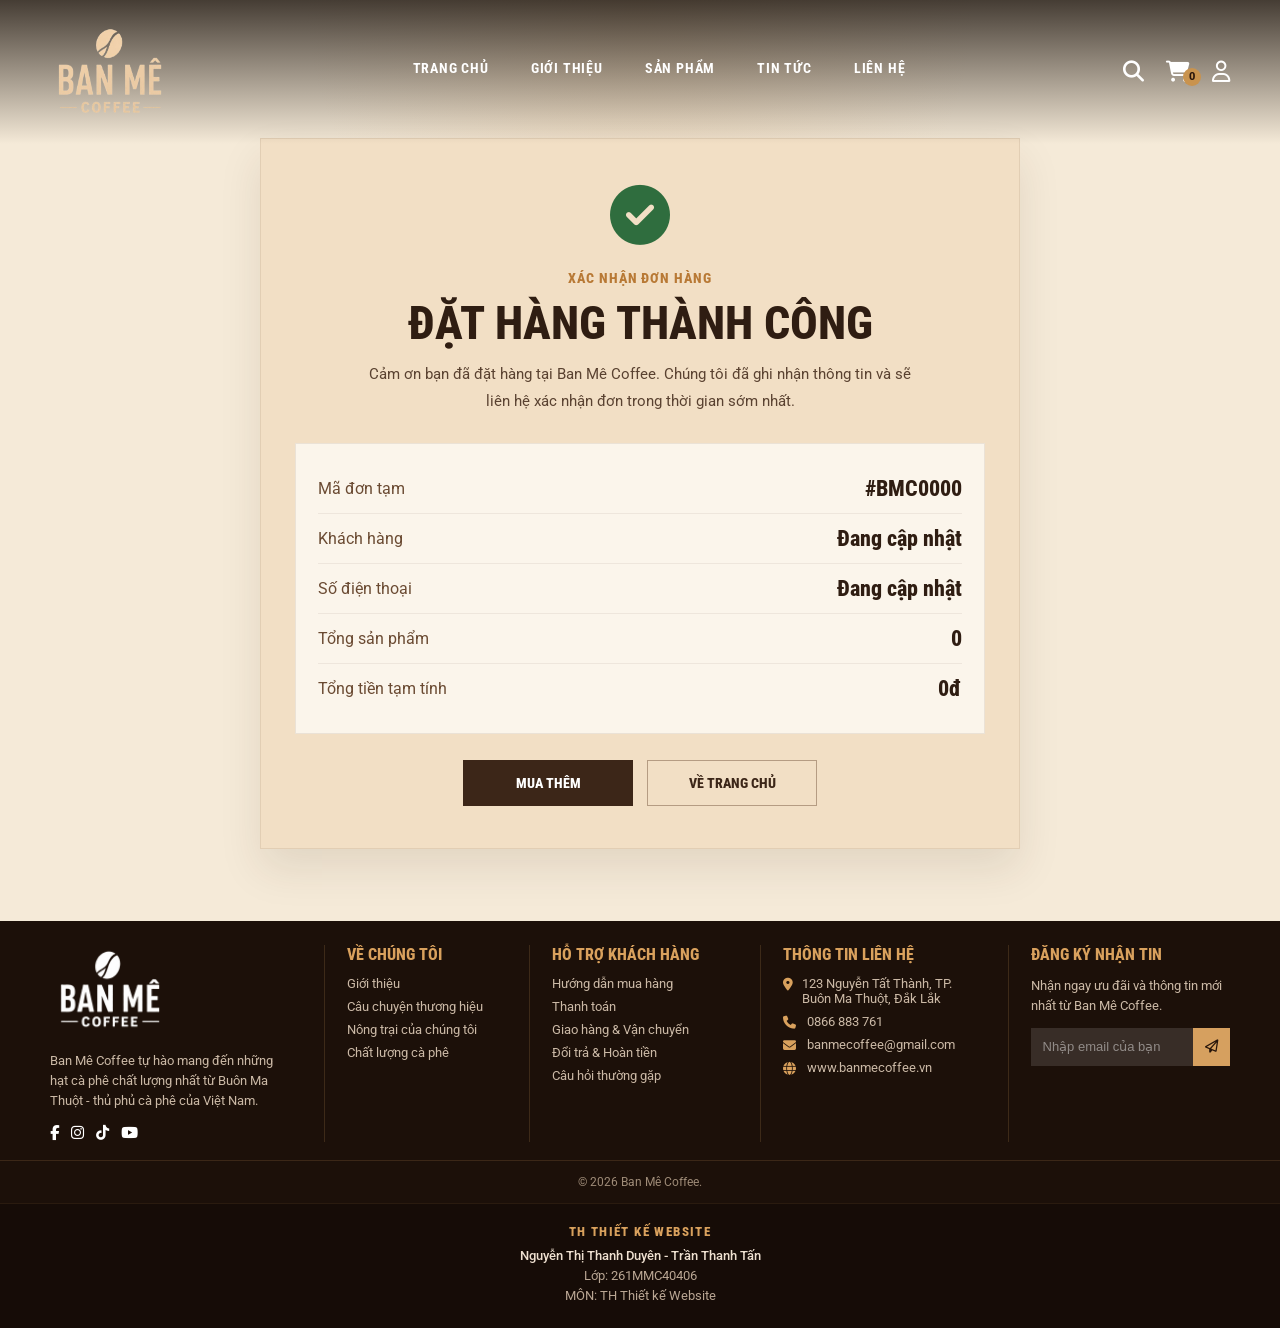
<file: dat-hang-thanh-cong.html>
<!doctype html>
<html lang="vi">
  <head>
    <meta charset="UTF-8" />
    <meta name="viewport" content="width=device-width, initial-scale=1.0" />
    <title>Đặt hàng thành công | Ban Mê Coffee</title>

    <link rel="preconnect" href="https://fonts.googleapis.com" />
    <link rel="preconnect" href="https://fonts.gstatic.com" crossorigin />
    <link
      href="https://fonts.googleapis.com/css2?family=Roboto+Condensed:wght@500;600;700;800&family=Roboto:wght@400;500;700&display=swap"
      rel="stylesheet"
    />

    <link
      rel="stylesheet"
      href="https://cdnjs.cloudflare.com/ajax/libs/font-awesome/6.5.0/css/all.min.css"
    />

    <link rel="stylesheet" href="css/style.css" />
    <link rel="stylesheet" href="css/dathangthanhcong.css" />
  </head>

  <body>
    <header class="bm-header">
      <div class="bm-container bm-header-inner">
        <a href="index.html" class="bm-logo">
          <img src="image/logo.png" alt="Ban Mê Coffee" />
        </a>

        <nav class="bm-menu">
          <a href="index.html">Trang chủ</a>
          <a href="gioi-thieu.html">Giới thiệu</a>
          <a href="san-pham.html">Sản phẩm</a>
          
          <a href="tin-tuc.html">Tin tức</a>
          <a href="lien-he.html">Liên hệ</a>
        </nav>

        <div class="bm-header-icons">
          <a href="#" aria-label="Tìm kiếm">
            <i class="fa-solid fa-magnifying-glass"></i>
          </a>

          <a href="gio-hang.html" class="bm-cart-icon" aria-label="Giỏ hàng">
            <i class="fa-solid fa-cart-shopping"></i>
            <span id="bmCartCount">0</span>
          </a>

          <a href="tai-khoan.html" aria-label="Tài khoản">
            <i class="fa-regular fa-user"></i>
          </a>
        </div>

        <button
          class="bm-mobile-toggle"
          id="bmMobileToggle"
          aria-label="Mở menu"
        >
          <i class="fa-solid fa-bars"></i>
        </button>
      </div>
    </header>

    <main>
      <section class="dhtc-main">
        <div class="bm-container">
          <div class="dhtc-card">
            <div class="dhtc-icon">
              <i class="fa-solid fa-circle-check"></i>
            </div>

            <span class="dhtc-kicker">Xác nhận đơn hàng</span>
            <h1>Đặt hàng thành công</h1>
            <p class="dhtc-desc">
              Cảm ơn bạn đã đặt hàng tại Ban Mê Coffee. Chúng tôi đã ghi nhận
              thông tin và sẽ liên hệ xác nhận đơn trong thời gian sớm nhất.
            </p>

            <div class="dhtc-summary">
              <div class="dhtc-row">
                <span>Mã đơn tạm</span>
                <strong id="dhtcOrderCode">#BMC0000</strong>
              </div>

              <div class="dhtc-row">
                <span>Khách hàng</span>
                <strong id="dhtcCustomerName">Đang cập nhật</strong>
              </div>

              <div class="dhtc-row">
                <span>Số điện thoại</span>
                <strong id="dhtcCustomerPhone">Đang cập nhật</strong>
              </div>

              <div class="dhtc-row">
                <span>Tổng sản phẩm</span>
                <strong id="dhtcItemCount">0</strong>
              </div>

              <div class="dhtc-row">
                <span>Tổng tiền tạm tính</span>
                <strong id="dhtcTotal">0đ</strong>
              </div>
            </div>

            <div class="dhtc-actions">
              <a href="san-pham.html" class="dhtc-primary-btn">Mua thêm</a>
              <a href="index.html" class="dhtc-secondary-btn">Về trang chủ</a>
            </div>
          </div>
        </div>
      </section>
    </main>

   <footer class="bm-footer">
      <div class="bm-container bm-footer-grid">
        <!-- Cột 1 -->
        <div class="bm-footer-col bm-footer-brand">
          <a href="index.html" class="bm-footer-logo">
            <img src="image/logo-footer.png" alt="Ban Mê Coffee" />
          </a>

          <p>
            Ban Mê Coffee tự hào mang đến những hạt cà phê chất lượng nhất từ
            Buôn Ma Thuột - thủ phủ cà phê của Việt Nam.
          </p>

          <div class="bm-social">
            <a href="#"><i class="fa-brands fa-facebook-f"></i></a>
            <a href="#"><i class="fa-brands fa-instagram"></i></a>
            <a href="#"><i class="fa-brands fa-tiktok"></i></a>
            <a href="#"><i class="fa-brands fa-youtube"></i></a>
          </div>
        </div>

        <!-- Cột 2 -->
        <div class="bm-footer-col">
          <h3>Về chúng tôi</h3>
          <ul>
            <li><a href="gioi-thieu.html">Giới thiệu</a></li>
            <li><a href="tin-tuc.html">Câu chuyện thương hiệu</a></li>
            <li><a href="#">Nông trại của chúng tôi</a></li>
            <li><a href="ca-phe-ban-me.html">Chất lượng cà phê</a></li>
          </ul>
        </div>

        <!-- Cột 3 -->
        <div class="bm-footer-col">
          <h3>Hỗ trợ khách hàng</h3>
          <ul>
            <li><a href="san-pham.html">Hướng dẫn mua hàng</a></li>
            <li><a href="dat-hang.html">Thanh toán</a></li>
            <li><a href="#">Giao hàng & Vận chuyển</a></li>
            <li><a href="#">Đổi trả & Hoàn tiền</a></li>
            <li><a href="lien-he.html">Câu hỏi thường gặp</a></li>
          </ul>
        </div>

        <!-- Cột 4 -->
        <div class="bm-footer-col">
          <h3>Thông tin liên hệ</h3>

          <ul class="bm-contact-list">
            <li>
              <i class="fa-solid fa-location-dot"></i>
              <span>123 Nguyễn Tất Thành, TP. Buôn Ma Thuột, Đắk Lắk</span>
            </li>

            <li>
              <i class="fa-solid fa-phone"></i>
              <a href="tel:0866883761">0866 883 761</a>
            </li>

            <li>
              <i class="fa-solid fa-envelope"></i>
              <a href="mailto:banmecoffee@gmail.com">banmecoffee@gmail.com</a>
            </li>

            <li>
              <i class="fa-solid fa-globe"></i>
              <a href="https://banmecoffee.vn">www.banmecoffee.vn</a>
            </li>
          </ul>
        </div>

        <!-- Cột 5 -->
        <div class="bm-footer-col">
          <h3>Đăng ký nhận tin</h3>

          <p>Nhận ngay ưu đãi và thông tin mới nhất từ Ban Mê Coffee.</p>

          <form class="bm-newsletter">
            <input type="email" placeholder="Nhập email của bạn" required />
            <button type="submit" aria-label="Gửi đăng ký">
              <i class="fa-regular fa-paper-plane"></i>
            </button>
          </form>
        </div>
      </div>

      <div class="bm-copyright">© 2026 Ban Mê Coffee.</div>
      <div class="bm-student-credit">
       <p class="bm-student-credit-title">TH Thiết kế Website</p>
        <p>Nguyễn Thị Thanh Duyên - Trần Thanh Tấn</p>
        <p>Lớp: 261MMC40406</p>
        <p>MÔN: TH Thiết kế Website</p>
      </div>
    </footer>

    <button class="bm-back-to-top" id="bmBackToTop" aria-label="Lên đầu trang">
      <i class="fa-solid fa-arrow-up"></i>
    </button>

    <script>
      const bmCartStorageKey = "bm-cart-items";
      const bmLastOrderStorageKey = "bm-last-order";

      function updateCartCount() {
        const cartCount = document.getElementById("bmCartCount");

        if (!cartCount) {
          return;
        }

        try {
          const raw = localStorage.getItem(bmCartStorageKey);
          const parsed = raw ? JSON.parse(raw) : [];
          const total = Array.isArray(parsed)
            ? parsed.reduce(function (sum, item) {
                return sum + (item.quantity || 0);
              }, 0)
            : 0;

          cartCount.textContent = total;
        } catch (error) {
          cartCount.textContent = "0";
        }
      }

      function formatCurrency(number) {
        return Number(number || 0).toLocaleString("vi-VN") + "đ";
      }

      function renderLastOrder() {
        const raw = localStorage.getItem(bmLastOrderStorageKey);
        const order = raw ? JSON.parse(raw) : null;

        if (!order) {
          return;
        }

        document.getElementById("dhtcOrderCode").textContent =
          order.code || "#BMC0000";
        document.getElementById("dhtcCustomerName").textContent =
          order.fullName || "Đang cập nhật";
        document.getElementById("dhtcCustomerPhone").textContent =
          order.phone || "Đang cập nhật";
        document.getElementById("dhtcItemCount").textContent = String(
          order.itemCount || 0,
        );
        document.getElementById("dhtcTotal").textContent = formatCurrency(
          order.total || 0,
        );
      }

      updateCartCount();
      renderLastOrder();

      const bmBackToTop = document.getElementById("bmBackToTop");

      if (bmBackToTop) {
        window.addEventListener("scroll", function () {
          if (window.scrollY > 250) {
            bmBackToTop.classList.add("show");
          } else {
            bmBackToTop.classList.remove("show");
          }
        });

        bmBackToTop.addEventListener("click", function () {
          window.scrollTo({
            top: 0,
            behavior: "smooth",
          });
        });
      }

      const bmMobileToggle = document.getElementById("bmMobileToggle");
      const bmHeader = document.querySelector(".bm-header");
      const bmMenuLinks = document.querySelectorAll(".bm-menu a");

      if (bmMobileToggle && bmHeader) {
        bmMobileToggle.addEventListener("click", function () {
          bmHeader.classList.toggle("is-open");

          const icon = bmMobileToggle.querySelector("i");

          if (bmHeader.classList.contains("is-open")) {
            icon.classList.remove("fa-bars");
            icon.classList.add("fa-xmark");
          } else {
            icon.classList.remove("fa-xmark");
            icon.classList.add("fa-bars");
          }
        });

        bmMenuLinks.forEach(function (link) {
          link.addEventListener("click", function () {
            bmHeader.classList.remove("is-open");

            const icon = bmMobileToggle.querySelector("i");
            icon.classList.remove("fa-xmark");
            icon.classList.add("fa-bars");
          });
        });
      }
    </script>
    <script src="js/site-search.js"></script>
  </body>
</html>
</file>
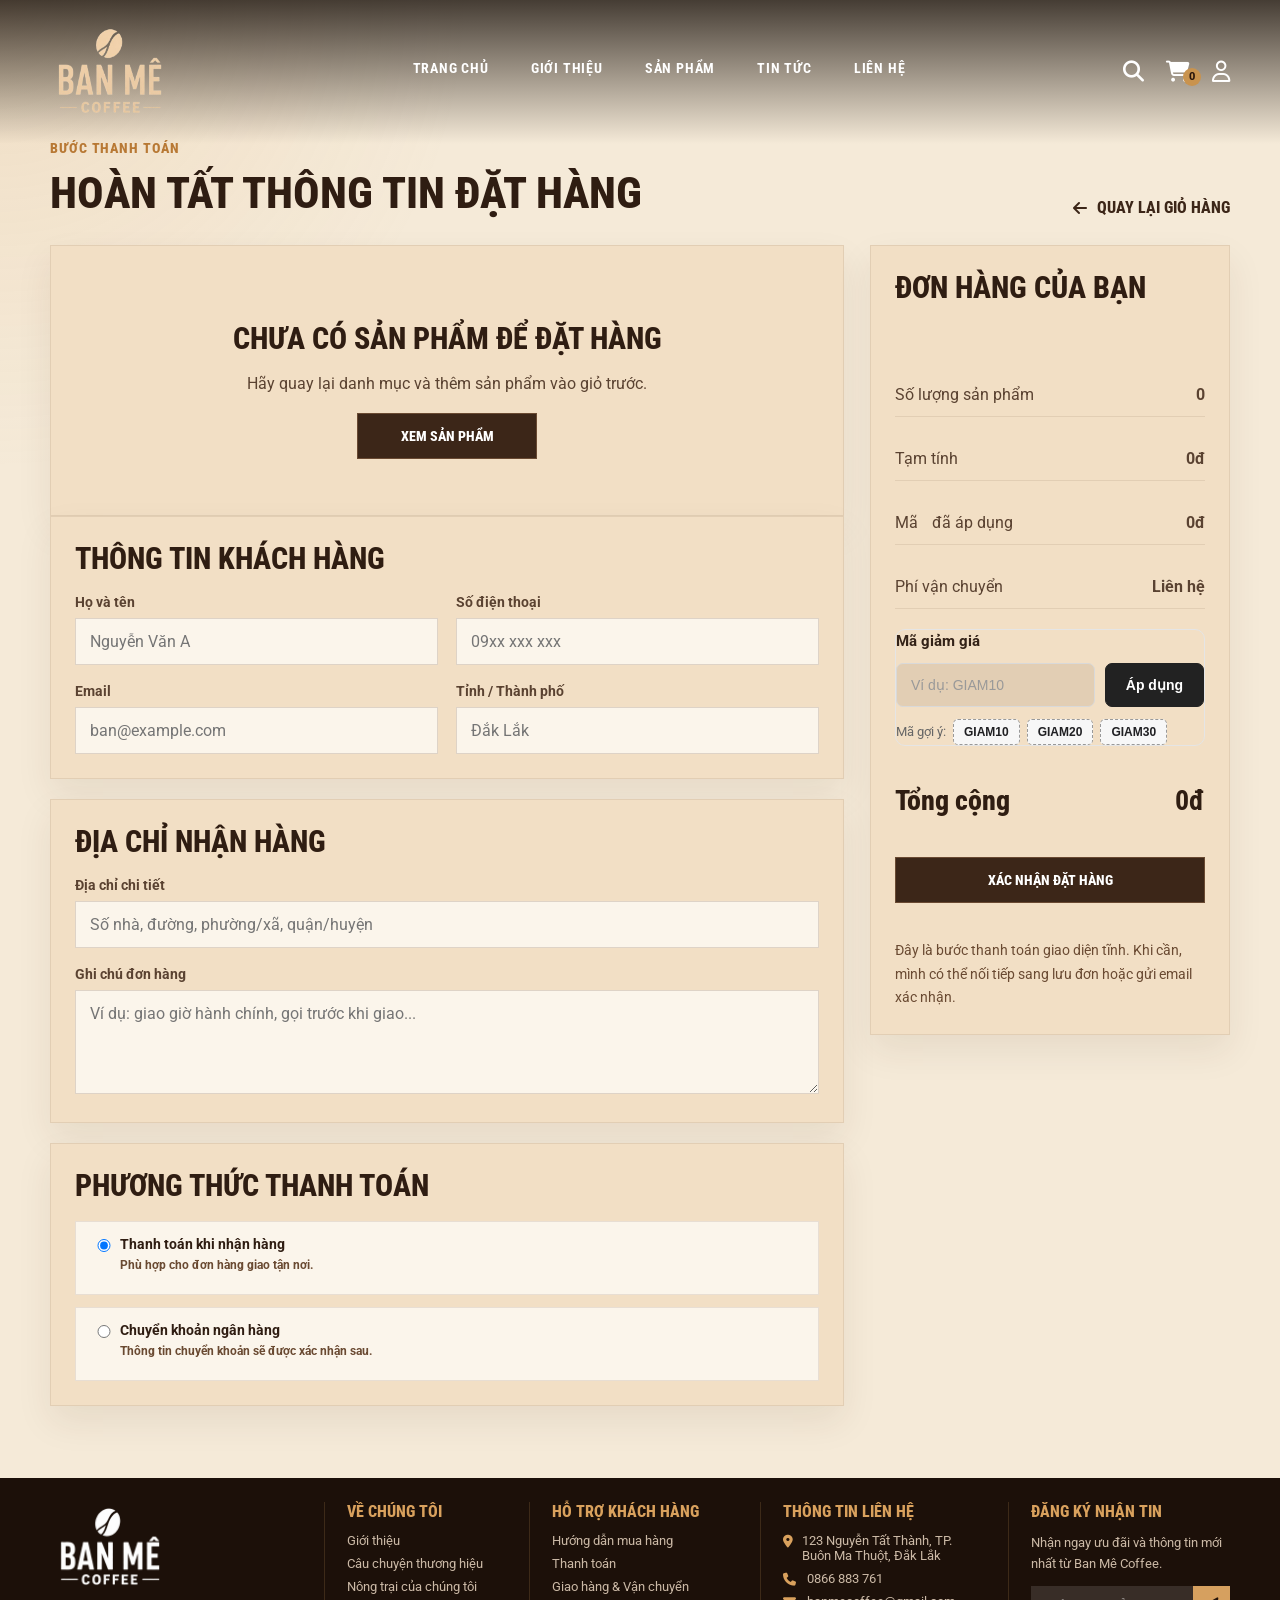
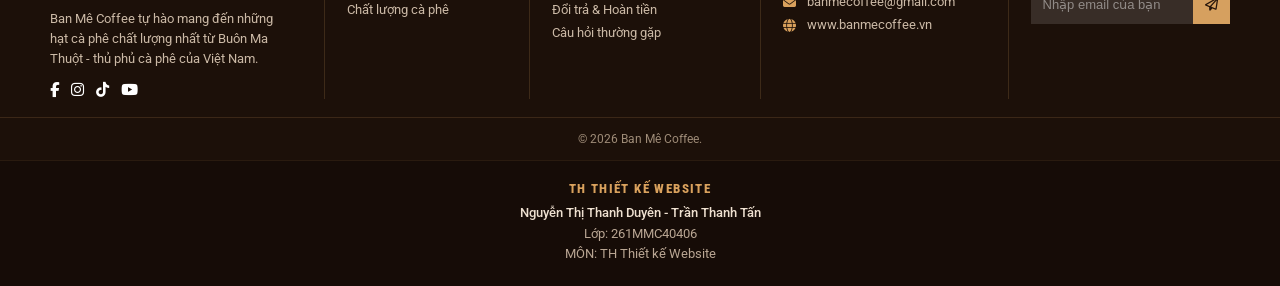
<file: dat-hang.html>
<!doctype html>
<html lang="vi">
  <head>
    <meta charset="UTF-8" />
    <meta name="viewport" content="width=device-width, initial-scale=1.0" />
    <title>Đặt hàng | Ban Mê Coffee</title>

    <link rel="preconnect" href="https://fonts.googleapis.com" />
    <link rel="preconnect" href="https://fonts.gstatic.com" crossorigin />
    <link
      href="https://fonts.googleapis.com/css2?family=Roboto+Condensed:wght@500;600;700;800&family=Roboto:wght@400;500;700&display=swap"
      rel="stylesheet"
    />

    <link
      rel="stylesheet"
      href="https://cdnjs.cloudflare.com/ajax/libs/font-awesome/6.5.0/css/all.min.css"
    />

    <link rel="stylesheet" href="css/style.css" />
    <link rel="stylesheet" href="css/dathang.css" />
  </head>

  <body>
    <header class="bm-header">
      <div class="bm-container bm-header-inner">
        <a href="index.html" class="bm-logo">
          <img src="image/logo.png" alt="Ban Mê Coffee" />
        </a>

        <nav class="bm-menu">
          <a href="index.html">Trang chủ</a>
          <a href="gioi-thieu.html">Giới thiệu</a>
          <a href="san-pham.html">Sản phẩm</a>
          
          <a href="tin-tuc.html">Tin tức</a>
          <a href="lien-he.html">Liên hệ</a>
        </nav>

        <div class="bm-header-icons">
          <a href="#" aria-label="Tìm kiếm">
            <i class="fa-solid fa-magnifying-glass"></i>
          </a>

          <a href="gio-hang.html" class="bm-cart-icon" aria-label="Giỏ hàng">
            <i class="fa-solid fa-cart-shopping"></i>
            <span id="bmCartCount">0</span>
          </a>

          <a href="tai-khoan.html" aria-label="Tài khoản">
            <i class="fa-regular fa-user"></i>
          </a>
        </div>

        <button
          class="bm-mobile-toggle"
          id="bmMobileToggle"
          aria-label="Mở menu"
        >
          <i class="fa-solid fa-bars"></i>
        </button>
      </div>
    </header>

    <main>
      <section class="dh-main">
        <div class="bm-container">
          <div class="dh-head">
            <div>
              <span class="dh-kicker">Bước thanh toán</span>
              <h1>Hoàn tất thông tin đặt hàng</h1>
            </div>

            <a href="gio-hang.html" class="dh-back-link">
              <i class="fa-solid fa-arrow-left"></i>
              Quay lại giỏ hàng
            </a>
          </div>

          <div class="dh-layout">
            <section class="dh-form-wrap">
              <div class="dh-empty" id="dhEmptyState" hidden>
                <i class="fa-solid fa-cart-flatbed-empty"></i>
                <h2>Chưa có sản phẩm để đặt hàng</h2>
                <p>Hãy quay lại danh mục và thêm sản phẩm vào giỏ trước.</p>
                <a href="san-pham.html" class="dh-primary-btn">Xem sản phẩm</a>
              </div>

              <form id="dhCheckoutForm" class="dh-form">
                <div class="dh-card">
                  <h2>Thông tin khách hàng</h2>

                  <div class="dh-form-grid">
                    <label>
                      <span>Họ và tên</span>
                      <input
                        type="text"
                        name="fullName"
                        placeholder="Nguyễn Văn A"
                        required
                      />
                    </label>

                    <label>
                      <span>Số điện thoại</span>
                      <input
                        type="tel"
                        name="phone"
                        placeholder="09xx xxx xxx"
                        required
                      />
                    </label>

                    <label>
                      <span>Email</span>
                      <input
                        type="email"
                        name="email"
                        placeholder="ban@example.com"
                      />
                    </label>

                    <label>
                      <span>Tỉnh / Thành phố</span>
                      <input
                        type="text"
                        name="city"
                        placeholder="Đắk Lắk"
                        required
                      />
                    </label>
                  </div>
                </div>

                <div class="dh-card">
                  <h2>Địa chỉ nhận hàng</h2>

                  <div class="dh-form-grid dh-form-grid-single">
                    <label>
                      <span>Địa chỉ chi tiết</span>
                      <input
                        type="text"
                        name="address"
                        placeholder="Số nhà, đường, phường/xã, quận/huyện"
                        required
                      />
                    </label>

                    <label>
                      <span>Ghi chú đơn hàng</span>
                      <textarea
                        name="note"
                        rows="4"
                        placeholder="Ví dụ: giao giờ hành chính, gọi trước khi giao..."
                      ></textarea>
                    </label>
                  </div>
                </div>

                <div class="dh-card">
                  <h2>Phương thức thanh toán</h2>

                  <div class="dh-payment-list">
                    <label class="dh-payment-option">
                      <input type="radio" name="payment" value="cod" checked />
                      <span>
                        <strong>Thanh toán khi nhận hàng</strong>
                        <small>Phù hợp cho đơn hàng giao tận nơi.</small>
                      </span>
                    </label>

                    <label class="dh-payment-option">
                      <input type="radio" name="payment" value="bank" />
                      <span>
                        <strong>Chuyển khoản ngân hàng</strong>
                        <small
                          >Thông tin chuyển khoản sẽ được xác nhận sau.</small
                        >
                      </span>
                    </label>
                  </div>
                </div>
              </form>
            </section>

            <aside class="dh-summary" id="dhSummarySection">
              <h2>Đơn hàng của bạn</h2>

              <div id="dhSummaryList" class="dh-summary-list"></div>

              <div class="dh-summary-row">
                <span>Số lượng sản phẩm</span>
                <strong id="dhItemCount">0</strong>
              </div>

              <div class="dh-summary-row">
                <span>Tạm tính</span>
                <strong id="dhSubtotal">0đ</strong>
              </div>

              <div
                class="dh-summary-row dh-discount-row"
                id="dhDiscountRow"
                hidden
              >
                <span> Mã <b id="dhCouponCode"></b> đã áp dụng </span>
                <strong id="dhDiscount">0đ</strong>
              </div>

              <div class="dh-summary-row">
                <span>Phí vận chuyển</span>
                <strong>Liên hệ</strong>
              </div>
              <div class="magiamgia">
                <span>Mã giảm giá</span>

                <input
                  type="text"
                  id="maUuDai"
                  name="ma_uu_dai"
                  placeholder="Ví dụ: GIAM10"
                />

                <button type="button" onclick="apDungUuDai()">Áp dụng</button>

                <p class="danh-sach-ma">
                  Mã gợi ý:
                  <button type="button" class="ma-goi-y" data-code="GIAM10">
                    GIAM10
                  </button>

                  <button type="button" class="ma-goi-y" data-code="GIAM20">
                    GIAM20
                  </button>

                  <button type="button" class="ma-goi-y" data-code="GIAM30">
                    GIAM30
                  </button>
                </p>
              </div>
              <div class="dh-summary-total">
                <span>Tổng cộng</span>
                <strong id="dhTotal">0đ</strong>
              </div>

              <button
                type="submit"
                form="dhCheckoutForm"
                class="dh-primary-btn dh-full-btn"
              >
                Xác nhận đặt hàng
              </button>

              <p class="dh-note">
                Đây là bước thanh toán giao diện tĩnh. Khi cần, mình có thể nối
                tiếp sang lưu đơn hoặc gửi email xác nhận.
              </p>
            </aside>
          </div>
        </div>
      </section>
    </main>

   <footer class="bm-footer">
      <div class="bm-container bm-footer-grid">
        <!-- Cột 1 -->
        <div class="bm-footer-col bm-footer-brand">
          <a href="index.html" class="bm-footer-logo">
            <img src="image/logo-footer.png" alt="Ban Mê Coffee" />
          </a>

          <p>
            Ban Mê Coffee tự hào mang đến những hạt cà phê chất lượng nhất từ
            Buôn Ma Thuột - thủ phủ cà phê của Việt Nam.
          </p>

          <div class="bm-social">
            <a href="#"><i class="fa-brands fa-facebook-f"></i></a>
            <a href="#"><i class="fa-brands fa-instagram"></i></a>
            <a href="#"><i class="fa-brands fa-tiktok"></i></a>
            <a href="#"><i class="fa-brands fa-youtube"></i></a>
          </div>
        </div>

        <!-- Cột 2 -->
        <div class="bm-footer-col">
          <h3>Về chúng tôi</h3>
          <ul>
            <li><a href="gioi-thieu.html">Giới thiệu</a></li>
            <li><a href="tin-tuc.html">Câu chuyện thương hiệu</a></li>
            <li><a href="#">Nông trại của chúng tôi</a></li>
            <li><a href="ca-phe-ban-me.html">Chất lượng cà phê</a></li>
          </ul>
        </div>

        <!-- Cột 3 -->
        <div class="bm-footer-col">
          <h3>Hỗ trợ khách hàng</h3>
          <ul>
            <li><a href="san-pham.html">Hướng dẫn mua hàng</a></li>
            <li><a href="dat-hang.html">Thanh toán</a></li>
            <li><a href="#">Giao hàng & Vận chuyển</a></li>
            <li><a href="#">Đổi trả & Hoàn tiền</a></li>
            <li><a href="lien-he.html">Câu hỏi thường gặp</a></li>
          </ul>
        </div>

        <!-- Cột 4 -->
        <div class="bm-footer-col">
          <h3>Thông tin liên hệ</h3>

          <ul class="bm-contact-list">
            <li>
              <i class="fa-solid fa-location-dot"></i>
              <span>123 Nguyễn Tất Thành, TP. Buôn Ma Thuột, Đắk Lắk</span>
            </li>

            <li>
              <i class="fa-solid fa-phone"></i>
              <a href="tel:0866883761">0866 883 761</a>
            </li>

            <li>
              <i class="fa-solid fa-envelope"></i>
              <a href="mailto:banmecoffee@gmail.com">banmecoffee@gmail.com</a>
            </li>

            <li>
              <i class="fa-solid fa-globe"></i>
              <a href="https://banmecoffee.vn">www.banmecoffee.vn</a>
            </li>
          </ul>
        </div>

        <!-- Cột 5 -->
        <div class="bm-footer-col">
          <h3>Đăng ký nhận tin</h3>

          <p>Nhận ngay ưu đãi và thông tin mới nhất từ Ban Mê Coffee.</p>

          <form class="bm-newsletter">
            <input type="email" placeholder="Nhập email của bạn" required />
            <button type="submit" aria-label="Gửi đăng ký">
              <i class="fa-regular fa-paper-plane"></i>
            </button>
          </form>
        </div>
      </div>

      <div class="bm-copyright">© 2026 Ban Mê Coffee.</div>
      <div class="bm-student-credit">
        <p class="bm-student-credit-title">TH Thiết kế Website</p>
        <p>Nguyễn Thị Thanh Duyên - Trần Thanh Tấn</p>
        <p>Lớp: 261MMC40406</p>
        <p>MÔN: TH Thiết kế Website</p>
      </div>
    </footer>

    <button class="bm-back-to-top" id="bmBackToTop" aria-label="Lên đầu trang">
      <i class="fa-solid fa-arrow-up"></i>
    </button>

    <script>
      const bmCartStorageKey = "bm-cart-items";
      const bmLastOrderStorageKey = "bm-last-order";

      const productCatalog = {
        "robusta-500g": {
          name: "Cà phê Robusta 500G",
          price: 145000,
        },
        "robusta-250g": {
          name: "Cà phê Robusta 250G",
          price: 85000,
        },
        "arabica-500g": {
          name: "Cà phê Arabica 500G",
          price: 165000,
        },
        "rang-xay-500g": {
          name: "Cà phê Rang Xay 500G",
          price: 150000,
        },
        "phin-blend-500g": {
          name: "Cà phê Phin Blend 500G",
          price: 155000,
        },
        "espresso-blend-500g": {
          name: "Cà phê Espresso Blend 500G",
          price: 175000,
        },
        "moka-250g": {
          name: "Cà phê Moka 250G",
          price: 120000,
        },
        "cold-brew-blend-500g": {
          name: "Cold Brew Blend 500G",
          price: 168000,
        },
        "hat-moc-1kg": {
          name: "Cà phê Hạt Mộc 1KG",
          price: 279000,
        },
        "tui-loc-10-goi": {
          name: "Cà phê Túi Lọc 10 Gói",
          price: 98000,
        },
      };

      /*
       * Thông tin mã giảm giá đang được áp dụng.
       */
      let soTienGiam = 0;
      let maUuDaiDaApDung = "";

      /*
       * Lấy danh sách sản phẩm trong giỏ hàng.
       */
      function getCartItems() {
        try {
          const raw = localStorage.getItem(bmCartStorageKey);
          const parsed = raw ? JSON.parse(raw) : [];

          return Array.isArray(parsed) ? parsed : [];
        } catch (error) {
          console.error("Không thể đọc giỏ hàng:", error);
          return [];
        }
      }

      /*
       * Định dạng tiền Việt Nam.
       */
      function formatCurrency(number) {
        const amount = Number(number) || 0;

        return amount.toLocaleString("vi-VN") + "đ";
      }

      /*
       * Tính tổng số lượng sản phẩm.
       */
      function getTotalQuantity(items) {
        return items.reduce(function (sum, item) {
          const quantity = Number(item.quantity) || 0;

          return sum + quantity;
        }, 0);
      }

      /*
       * Tính tổng tiền hàng trước giảm giá.
       */
      function getSubtotalAmount(items) {
        return items.reduce(function (sum, item) {
          const product = productCatalog[item.id];
          const quantity = Number(item.quantity) || 0;

          if (!product || quantity <= 0) {
            return sum;
          }

          return sum + product.price * quantity;
        }, 0);
      }

      /*
       * Cập nhật số lượng trên biểu tượng giỏ hàng.
       */
      function updateCartCount() {
        const cartCount = document.getElementById("bmCartCount");

        if (!cartCount) {
          return;
        }

        const items = getCartItems();
        const totalQuantity = getTotalQuantity(items);

        cartCount.textContent = String(totalQuantity);
      }

      /*
       * Hiển thị thông tin đơn hàng.
       */
      function renderCheckoutSummary() {
        const items = getCartItems();

        const emptyState = document.getElementById("dhEmptyState");
        const form = document.getElementById("dhCheckoutForm");
        const summary = document.getElementById("dhSummarySection");
        const summaryList = document.getElementById("dhSummaryList");
        const itemCount = document.getElementById("dhItemCount");
        const subtotal = document.getElementById("dhSubtotal");
        const discountRow = document.getElementById("dhDiscountRow");
        const couponCode = document.getElementById("dhCouponCode");
        const discount = document.getElementById("dhDiscount");
        const total = document.getElementById("dhTotal");

        updateCartCount();

        if (!items.length) {
          if (emptyState) {
            emptyState.hidden = false;
          }

          if (form) {
            form.hidden = true;
          }

          if (summary) {
            summary.hidden = true;
          }

          return;
        }

        if (emptyState) {
          emptyState.hidden = true;
        }

        if (form) {
          form.hidden = false;
        }

        if (summary) {
          summary.hidden = false;
        }

        if (summaryList) {
          summaryList.innerHTML = "";
        }

        let totalQuantity = 0;
        let subtotalAmount = 0;

        items.forEach(function (item) {
          const product = productCatalog[item.id];
          const quantity = Number(item.quantity) || 0;

          if (!product || quantity <= 0) {
            return;
          }

          const lineTotal = product.price * quantity;

          totalQuantity += quantity;
          subtotalAmount += lineTotal;

          if (!summaryList) {
            return;
          }

          const row = document.createElement("div");
          row.className = "dh-summary-item";

          const productInfo = document.createElement("div");

          const productName = document.createElement("h3");
          productName.textContent = product.name;

          const productQuantity = document.createElement("p");
          productQuantity.textContent = "Số lượng: " + quantity;

          const productPrice = document.createElement("strong");
          productPrice.textContent = formatCurrency(lineTotal);

          productInfo.appendChild(productName);
          productInfo.appendChild(productQuantity);

          row.appendChild(productInfo);
          row.appendChild(productPrice);

          summaryList.appendChild(row);
        });

        /*
         * Không cho số tiền giảm lớn hơn tổng tiền hàng.
         */
        const discountAmount = Math.min(soTienGiam, subtotalAmount);

        /*
         * Không cho tổng thanh toán nhỏ hơn 0.
         */
        const finalAmount = Math.max(0, subtotalAmount - discountAmount);

        if (itemCount) {
          itemCount.textContent = String(totalQuantity);
        }

        if (subtotal) {
          subtotal.textContent = formatCurrency(subtotalAmount);
        }

        if (discount) {
          discount.textContent =
            discountAmount > 0
              ? "-" + formatCurrency(discountAmount)
              : formatCurrency(0);
        }

        if (discountRow) {
          discountRow.hidden = discountAmount <= 0 || !maUuDaiDaApDung;
        }

        if (couponCode) {
          couponCode.textContent = maUuDaiDaApDung;
        }

        if (total) {
          total.textContent = formatCurrency(finalAmount);
        }
      }

      /*
       * Áp dụng mã ưu đãi.
       */
      function apDungUuDai() {
        const oMaUuDai = document.getElementById("maUuDai");

        if (!oMaUuDai) {
          return;
        }

        const ma = oMaUuDai.value.trim().toUpperCase();

        /*
         * Chuẩn hóa mã hiển thị trong input.
         */
        oMaUuDai.value = ma;

        if (ma === "") {
          soTienGiam = 0;
          maUuDaiDaApDung = "";

          renderCheckoutSummary();

          alert("Vui lòng nhập mã ưu đãi.");
          return;
        }

        if (ma === "GIAM10") {
          soTienGiam = 10000;
          maUuDaiDaApDung = ma;
        } else if (ma === "GIAM20") {
          soTienGiam = 20000;
          maUuDaiDaApDung = ma;
        } else if (ma === "GIAM30") {
          soTienGiam = 30000;
          maUuDaiDaApDung = ma;
        } else {
          soTienGiam = 0;
          maUuDaiDaApDung = "";

          renderCheckoutSummary();

          alert("Mã ưu đãi không hợp lệ.");
          return;
        }

        /*
         * Cập nhật lại tổng thanh toán ngay sau khi áp dụng.
         */
        renderCheckoutSummary();

        alert(
          "Áp dụng mã " +
            maUuDaiDaApDung +
            " thành công. Bạn được giảm " +
            formatCurrency(soTienGiam) +
            ".",
        );
      }

      /*
       * Khởi tạo chức năng mã ưu đãi.
       */
      function initCouponButtons() {
        const oMaUuDai = document.getElementById("maUuDai");
        const couponButtons = document.querySelectorAll(".ma-goi-y");

        couponButtons.forEach(function (button) {
          button.addEventListener("click", function () {
            if (!oMaUuDai) {
              return;
            }

            const code = button.dataset.code || "";

            oMaUuDai.value = code;
            apDungUuDai();
          });
        });

        /*
         * Nhấn Enter trong ô mã giảm giá để áp dụng.
         */
        if (oMaUuDai) {
          oMaUuDai.addEventListener("keydown", function (event) {
            if (event.key === "Enter") {
              event.preventDefault();
              apDungUuDai();
            }
          });

          /*
           * Khi người dùng sửa mã sau khi đã áp dụng,
           * hủy mã cũ để tránh tính sai.
           */
          oMaUuDai.addEventListener("input", function () {
            const currentCode = oMaUuDai.value.trim().toUpperCase();

            if (maUuDaiDaApDung && currentCode !== maUuDaiDaApDung) {
              soTienGiam = 0;
              maUuDaiDaApDung = "";

              renderCheckoutSummary();
            }
          });
        }
      }

      /*
       * Xử lý đặt hàng.
       */
      function initCheckoutForm() {
        const checkoutForm = document.getElementById("dhCheckoutForm");

        if (!checkoutForm) {
          return;
        }

        checkoutForm.addEventListener("submit", function (event) {
          event.preventDefault();

          const items = getCartItems();

          if (!items.length) {
            alert("Giỏ hàng của bạn đang trống.");
            renderCheckoutSummary();
            return;
          }

          const formData = new FormData(event.currentTarget);
          const itemCount = getTotalQuantity(items);
          const subtotalAmount = getSubtotalAmount(items);

          /*
           * Chỉ trừ tối đa bằng tổng tiền hàng.
           */
          const discountAmount = Math.min(soTienGiam, subtotalAmount);

          const totalAmount = Math.max(0, subtotalAmount - discountAmount);

          const orderCode = "#BMC" + String(Date.now()).slice(-6);

          const orderData = {
            code: orderCode,
            fullName: formData.get("fullName"),
            phone: formData.get("phone"),
            itemCount: itemCount,
            items: items,

            subtotal: subtotalAmount,
            couponCode: maUuDaiDaApDung,
            discount: discountAmount,
            total: totalAmount,

            createdAt: new Date().toISOString(),
          };

          localStorage.setItem(
            bmLastOrderStorageKey,
            JSON.stringify(orderData),
          );

          /*
           * Xóa giỏ hàng sau khi đặt thành công.
           */
          localStorage.setItem(bmCartStorageKey, JSON.stringify([]));

          window.location.href = "dat-hang-thanh-cong.html";
        });
      }

      /*
       * Nút quay lại đầu trang.
       */
      function initBackToTop() {
        const bmBackToTop = document.getElementById("bmBackToTop");

        if (!bmBackToTop) {
          return;
        }

        window.addEventListener("scroll", function () {
          if (window.scrollY > 250) {
            bmBackToTop.classList.add("show");
          } else {
            bmBackToTop.classList.remove("show");
          }
        });

        bmBackToTop.addEventListener("click", function () {
          window.scrollTo({
            top: 0,
            behavior: "smooth",
          });
        });
      }

      /*
       * Menu trên thiết bị di động.
       */
      function initMobileMenu() {
        const bmMobileToggle = document.getElementById("bmMobileToggle");

        const bmHeader = document.querySelector(".bm-header");

        const bmMenuLinks = document.querySelectorAll(".bm-menu a");

        if (!bmMobileToggle || !bmHeader) {
          return;
        }

        bmMobileToggle.addEventListener("click", function () {
          bmHeader.classList.toggle("is-open");

          const icon = bmMobileToggle.querySelector("i");

          if (!icon) {
            return;
          }

          if (bmHeader.classList.contains("is-open")) {
            icon.classList.remove("fa-bars");
            icon.classList.add("fa-xmark");
          } else {
            icon.classList.remove("fa-xmark");
            icon.classList.add("fa-bars");
          }
        });

        bmMenuLinks.forEach(function (link) {
          link.addEventListener("click", function () {
            bmHeader.classList.remove("is-open");

            const icon = bmMobileToggle.querySelector("i");

            if (!icon) {
              return;
            }

            icon.classList.remove("fa-xmark");
            icon.classList.add("fa-bars");
          });
        });
      }

      /*
       * Khởi chạy khi trang đã tải xong.
       */
      document.addEventListener("DOMContentLoaded", function () {
        renderCheckoutSummary();
        initCouponButtons();
        initCheckoutForm();
        initBackToTop();
        initMobileMenu();
      });
    </script>
    <script src="js/site-search.js"></script>
  </body>
</html>
</file>
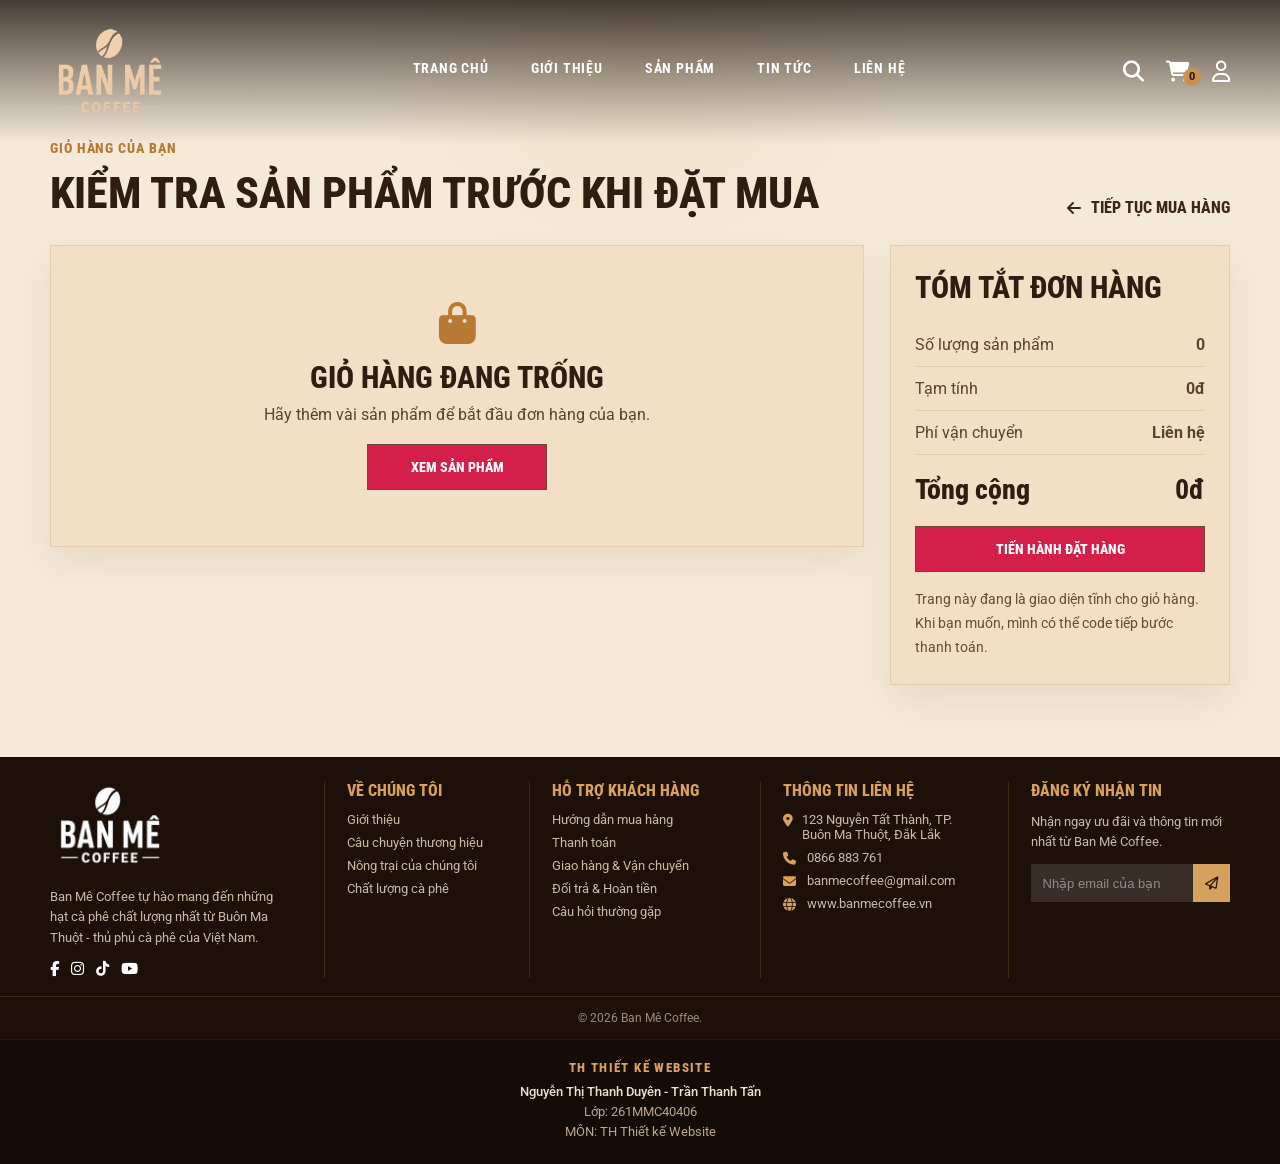
<file: gio-hang.html>
<!doctype html>
<html lang="vi">
  <head>
    <meta charset="UTF-8" />
    <meta name="viewport" content="width=device-width, initial-scale=1.0" />
    <title>Giỏ hàng | Ban Mê Coffee</title>

    <link rel="preconnect" href="https://fonts.googleapis.com" />
    <link rel="preconnect" href="https://fonts.gstatic.com" crossorigin />
    <link
      href="https://fonts.googleapis.com/css2?family=Roboto+Condensed:wght@500;600;700;800&family=Roboto:wght@400;500;700&display=swap"
      rel="stylesheet"
    />

    <link
      rel="stylesheet"
      href="https://cdnjs.cloudflare.com/ajax/libs/font-awesome/6.5.0/css/all.min.css"
    />

    <link rel="stylesheet" href="css/style.css" />
    <link rel="stylesheet" href="css/giohang.css" />
  </head>

  <body>
    <header class="bm-header">
      <div class="bm-container bm-header-inner">
        <a href="index.html" class="bm-logo">
          <img src="image/logo.png" alt="Ban Mê Coffee" />
        </a>

        <nav class="bm-menu">
          <a href="index.html">Trang chủ</a>
          <a href="gioi-thieu.html">Giới thiệu</a>
          <a href="san-pham.html">Sản phẩm</a>
          
          <a href="tin-tuc.html">Tin tức</a>
          <a href="lien-he.html">Liên hệ</a>
        </nav>

        <div class="bm-header-icons">
          <a href="#" aria-label="Tìm kiếm">
            <i class="fa-solid fa-magnifying-glass"></i>
          </a>

          <a href="gio-hang.html" class="bm-cart-icon" aria-label="Giỏ hàng">
            <i class="fa-solid fa-cart-shopping"></i>
            <span id="bmCartCount">0</span>
          </a>

          <a href="tai-khoan.html" aria-label="Tài khoản">
            <i class="fa-regular fa-user"></i>
          </a>
        </div>

        <button
          class="bm-mobile-toggle"
          id="bmMobileToggle"
          aria-label="Mở menu"
        >
          <i class="fa-solid fa-bars"></i>
        </button>
      </div>
    </header>

    <main>
      <section class="gh-main">
        <div class="bm-container">
          <div class="gh-head">
            <div>
              <span class="gh-kicker">Giỏ hàng của bạn</span>
              <h1>Kiểm tra sản phẩm trước khi đặt mua</h1>
            </div>

            <a href="san-pham.html" class="gh-back-link">
              <i class="fa-solid fa-arrow-left"></i>
              Tiếp tục mua hàng
            </a>
          </div>

          <div class="gh-layout">
            <section class="gh-list-wrap">
              <div id="ghEmptyState" class="gh-empty" hidden>
                <i class="fa-solid fa-bag-shopping"></i>
                <h2>Giỏ hàng đang trống</h2>
                <p>Hãy thêm vài sản phẩm để bắt đầu đơn hàng của bạn.</p>
                <a href="san-pham.html" class="gh-primary-btn">Xem sản phẩm</a>
              </div>
              <!-- NÚT XÓA TOÀN BỘ SẢN PHẨM -->
              <div id="ghCartSection">
                <div class="gh-list-head">
                  <span>Sản phẩm</span>
                  <button type="button" class="gh-clear-btn" id="ghClearCart">
                    <!--  KHÔNG CÓ  THÌ XÓA  ĐI TOÀN BỘ -->
                    XÓA TOÀN BỘ
                  </button>
                </div>

                <div id="ghCartList" class="gh-list"></div>
              </div>
            </section>

            <aside class="gh-summary">
              <h2>Tóm tắt đơn hàng</h2>

              <div class="gh-summary-row">
                <span>Số lượng sản phẩm</span>
                <strong id="ghItemCount">0</strong>
              </div>

              <div class="gh-summary-row">
                <span>Tạm tính</span>
                <strong id="ghSubtotal">0đ</strong>
              </div>

              <div class="gh-summary-row">
                <span>Phí vận chuyển</span>
                <strong>Liên hệ</strong>
              </div>

              <div class="gh-summary-total">
                <span>Tổng cộng</span>
                <strong id="ghTotal">0đ</strong>
              </div>

              <a href="dat-hang.html" class="gh-primary-btn gh-full-btn">
                Tiến hành đặt hàng
              </a>

              <p class="gh-note">
                Trang này đang là giao diện tĩnh cho giỏ hàng. Khi bạn muốn,
                mình có thể code tiếp bước thanh toán.
              </p>
            </aside>
          </div>
        </div>
      </section>
    </main>

   <footer class="bm-footer">
      <div class="bm-container bm-footer-grid">
        <!-- Cột 1 -->
        <div class="bm-footer-col bm-footer-brand">
          <a href="index.html" class="bm-footer-logo">
            <img src="image/logo-footer.png" alt="Ban Mê Coffee" />
          </a>

          <p>
            Ban Mê Coffee tự hào mang đến những hạt cà phê chất lượng nhất từ
            Buôn Ma Thuột - thủ phủ cà phê của Việt Nam.
          </p>

          <div class="bm-social">
            <a href="#"><i class="fa-brands fa-facebook-f"></i></a>
            <a href="#"><i class="fa-brands fa-instagram"></i></a>
            <a href="#"><i class="fa-brands fa-tiktok"></i></a>
            <a href="#"><i class="fa-brands fa-youtube"></i></a>
          </div>
        </div>

        <!-- Cột 2 -->
        <div class="bm-footer-col">
          <h3>Về chúng tôi</h3>
          <ul>
            <li><a href="gioi-thieu.html">Giới thiệu</a></li>
            <li><a href="tin-tuc.html">Câu chuyện thương hiệu</a></li>
            <li><a href="#">Nông trại của chúng tôi</a></li>
            <li><a href="ca-phe-ban-me.html">Chất lượng cà phê</a></li>
          </ul>
        </div>

        <!-- Cột 3 -->
        <div class="bm-footer-col">
          <h3>Hỗ trợ khách hàng</h3>
          <ul>
            <li><a href="san-pham.html">Hướng dẫn mua hàng</a></li>
            <li><a href="dat-hang.html">Thanh toán</a></li>
            <li><a href="#">Giao hàng & Vận chuyển</a></li>
            <li><a href="#">Đổi trả & Hoàn tiền</a></li>
            <li><a href="lien-he.html">Câu hỏi thường gặp</a></li>
          </ul>
        </div>

        <!-- Cột 4 -->
        <div class="bm-footer-col">
          <h3>Thông tin liên hệ</h3>

          <ul class="bm-contact-list">
            <li>
              <i class="fa-solid fa-location-dot"></i>
              <span>123 Nguyễn Tất Thành, TP. Buôn Ma Thuột, Đắk Lắk</span>
            </li>

            <li>
              <i class="fa-solid fa-phone"></i>
              <a href="tel:0866883761">0866 883 761</a>
            </li>

            <li>
              <i class="fa-solid fa-envelope"></i>
              <a href="mailto:banmecoffee@gmail.com">banmecoffee@gmail.com</a>
            </li>

            <li>
              <i class="fa-solid fa-globe"></i>
              <a href="https://banmecoffee.vn">www.banmecoffee.vn</a>
            </li>
          </ul>
        </div>

        <!-- Cột 5 -->
        <div class="bm-footer-col">
          <h3>Đăng ký nhận tin</h3>

          <p>Nhận ngay ưu đãi và thông tin mới nhất từ Ban Mê Coffee.</p>

          <form class="bm-newsletter">
            <input type="email" placeholder="Nhập email của bạn" required />
            <button type="submit" aria-label="Gửi đăng ký">
              <i class="fa-regular fa-paper-plane"></i>
            </button>
          </form>
        </div>
      </div>

      <div class="bm-copyright">© 2026 Ban Mê Coffee.</div>
      <div class="bm-student-credit">
        <p class="bm-student-credit-title">TH Thiết kế Website</p>
        <p>Nguyễn Thị Thanh Duyên - Trần Thanh Tấn</p>
        <p>Lớp: 261MMC40406</p>
        <p>MÔN: TH Thiết kế Website</p>
      </div>
    </footer>

    <button class="bm-back-to-top" id="bmBackToTop" aria-label="Lên đầu trang">
      <i class="fa-solid fa-arrow-up"></i>
    </button>

    <script>
      const bmCartStorageKey = "bm-cart-items";
      const productCatalog = {
        "robusta-500g": {
          id: "robusta-500g",
          name: "Cà phê Robusta 500G",
          price: 145000,
          image: "image/sanpham1.png",
        },
        "robusta-250g": {
          id: "robusta-250g",
          name: "Cà phê Robusta 250G",
          price: 85000,
          image: "image/sanpham2.png",
        },
        "arabica-500g": {
          id: "arabica-500g",
          name: "Cà phê Arabica 500G",
          price: 165000,
          image: "image/sanpham3.png",
        },
        "rang-xay-500g": {
          id: "rang-xay-500g",
          name: "Cà phê Rang Xay 500G",
          price: 150000,
          image: "image/sanpham4.png",
        },
        "phin-blend-500g": {
          id: "phin-blend-500g",
          name: "Cà phê Phin Blend 500G",
          price: 155000,
          image: "image/sanpham1.png",
        },
        "espresso-blend-500g": {
          id: "espresso-blend-500g",
          name: "Cà phê Espresso Blend 500G",
          price: 175000,
          image: "image/sanpham2.png",
        },
        "moka-250g": {
          id: "moka-250g",
          name: "Cà phê Moka 250G",
          price: 120000,
          image: "image/sanpham3.png",
        },
        "cold-brew-blend-500g": {
          id: "cold-brew-blend-500g",
          name: "Cold Brew Blend 500G",
          price: 168000,
          image: "image/sanpham4.png",
        },
        "hat-moc-1kg": {
          id: "hat-moc-1kg",
          name: "Cà phê Hạt Mộc 1KG",
          price: 279000,
          image: "image/sanpham1.png",
        },
        "tui-loc-10-goi": {
          id: "tui-loc-10-goi",
          name: "Cà phê Túi Lọc 10 Gói",
          price: 98000,
          image: "image/sanpham2.png",
        },
      };

      function getCartItems() {
        try {
          const raw = localStorage.getItem(bmCartStorageKey);
          const parsed = raw ? JSON.parse(raw) : [];
          return Array.isArray(parsed) ? parsed : [];
        } catch (error) {
          return [];
        }
      }

      function setCartItems(items) {
        localStorage.setItem(bmCartStorageKey, JSON.stringify(items));
      }

      function formatCurrency(number) {
        return Number(number).toLocaleString("vi-VN") + "đ";
      }

      function updateCartCount() {
        const cartCount = document.getElementById("bmCartCount");

        if (!cartCount) {
          return;
        }

        const total = getCartItems().reduce(function (sum, item) {
          return sum + (item.quantity || 0);
        }, 0);

        cartCount.textContent = total;
      }

      function updateItemQuantity(productId, nextQuantity) {
        const items = getCartItems()
          .map(function (item) {
            if (item.id === productId) {
              return {
                id: item.id,
                name: item.name,
                quantity: nextQuantity,
              };
            }

            return item;
          })
          .filter(function (item) {
            return item.quantity > 0;
          });

        setCartItems(items);
        renderCart();
      }

      function removeCartItem(productId) {
        const items = getCartItems().filter(function (item) {
          return item.id !== productId;
        });

        setCartItems(items);
        renderCart();
      }

      function clearCart() {
        setCartItems([]);
        renderCart();
      }

      function renderCart() {
        const items = getCartItems();
        const cartList = document.getElementById("ghCartList");
        const emptyState = document.getElementById("ghEmptyState");
        const cartSection = document.getElementById("ghCartSection");
        const itemCount = document.getElementById("ghItemCount");
        const subtotal = document.getElementById("ghSubtotal");
        const total = document.getElementById("ghTotal");

        updateCartCount();
        cartList.innerHTML = "";

        if (!items.length) {
          emptyState.hidden = false;
          cartSection.hidden = true;
          itemCount.textContent = "0";
          subtotal.textContent = "0đ";
          total.textContent = "0đ";
          return;
        }

        emptyState.hidden = true;
        cartSection.hidden = false;

        let totalQuantity = 0;
        let totalAmount = 0;

        items.forEach(function (item) {
          const product = productCatalog[item.id];

          if (!product) {
            return;
          }

          totalQuantity += item.quantity;
          totalAmount += product.price * item.quantity;

          const row = document.createElement("article");
          row.className = "gh-item";
          row.innerHTML =
            '<a class="gh-item-image" href="chi-tiet-san-pham.html?id=' +
            product.id +
            '">' +
            '<img src="' +
            product.image +
            '" alt="' +
            product.name +
            '" />' +
            "</a>" +
            '<div class="gh-item-content">' +
            '<div class="gh-item-top">' +
            '<div><h3><a href="chi-tiet-san-pham.html?id=' +
            product.id +
            '">' +
            product.name +
            "</a></h3>" +
            '<p class="gh-item-price">' +
            formatCurrency(product.price) +
            "</p></div>" +
            '<button type="button" class="gh-remove-btn" data-remove-id="' +
            product.id +
            '"><i class="fa-regular fa-trash-can"></i></button>' +
            "</div>" +
            '<div class="gh-item-bottom">' +
            '<div class="gh-quantity">' +
            '<button type="button" data-action="minus" data-id="' +
            product.id +
            '">-</button>' +
            "<span>" +
            item.quantity +
            "</span>" +
            '<button type="button" data-action="plus" data-id="' +
            product.id +
            '">+</button>' +
            "</div>" +
            '<strong class="gh-line-total">' +
            formatCurrency(product.price * item.quantity) +
            "</strong>" +
            "</div>" +
            "</div>";

          cartList.appendChild(row);
        });

        itemCount.textContent = String(totalQuantity);
        subtotal.textContent = formatCurrency(totalAmount);
        total.textContent = formatCurrency(totalAmount);
      }

      document.addEventListener("click", function (event) {
        const actionButton = event.target.closest("[data-action]");
        const removeButton = event.target.closest("[data-remove-id]");

        if (actionButton) {
          const productId = actionButton.dataset.id;
          const action = actionButton.dataset.action;
          const currentItem = getCartItems().find(function (item) {
            return item.id === productId;
          });

          if (!currentItem) {
            return;
          }

          const nextQuantity =
            action === "plus"
              ? currentItem.quantity + 1
              : currentItem.quantity - 1;
          updateItemQuantity(productId, nextQuantity);
        }

        if (removeButton) {
          removeCartItem(removeButton.dataset.removeId);
        }
      });

      document
        .getElementById("ghClearCart")
        .addEventListener("click", clearCart);

      renderCart();

      const bmBackToTop = document.getElementById("bmBackToTop");

      if (bmBackToTop) {
        window.addEventListener("scroll", function () {
          if (window.scrollY > 250) {
            bmBackToTop.classList.add("show");
          } else {
            bmBackToTop.classList.remove("show");
          }
        });

        bmBackToTop.addEventListener("click", function () {
          window.scrollTo({
            top: 0,
            behavior: "smooth",
          });
        });
      }

      const bmMobileToggle = document.getElementById("bmMobileToggle");
      const bmHeader = document.querySelector(".bm-header");
      const bmMenuLinks = document.querySelectorAll(".bm-menu a");

      if (bmMobileToggle && bmHeader) {
        bmMobileToggle.addEventListener("click", function () {
          bmHeader.classList.toggle("is-open");

          const icon = bmMobileToggle.querySelector("i");

          if (bmHeader.classList.contains("is-open")) {
            icon.classList.remove("fa-bars");
            icon.classList.add("fa-xmark");
          } else {
            icon.classList.remove("fa-xmark");
            icon.classList.add("fa-bars");
          }
        });

        bmMenuLinks.forEach(function (link) {
          link.addEventListener("click", function () {
            bmHeader.classList.remove("is-open");

            const icon = bmMobileToggle.querySelector("i");
            icon.classList.remove("fa-xmark");
            icon.classList.add("fa-bars");
          });
        });
      }
    </script>
    <script src="js/site-search.js"></script>
  </body>
</html>
</file>
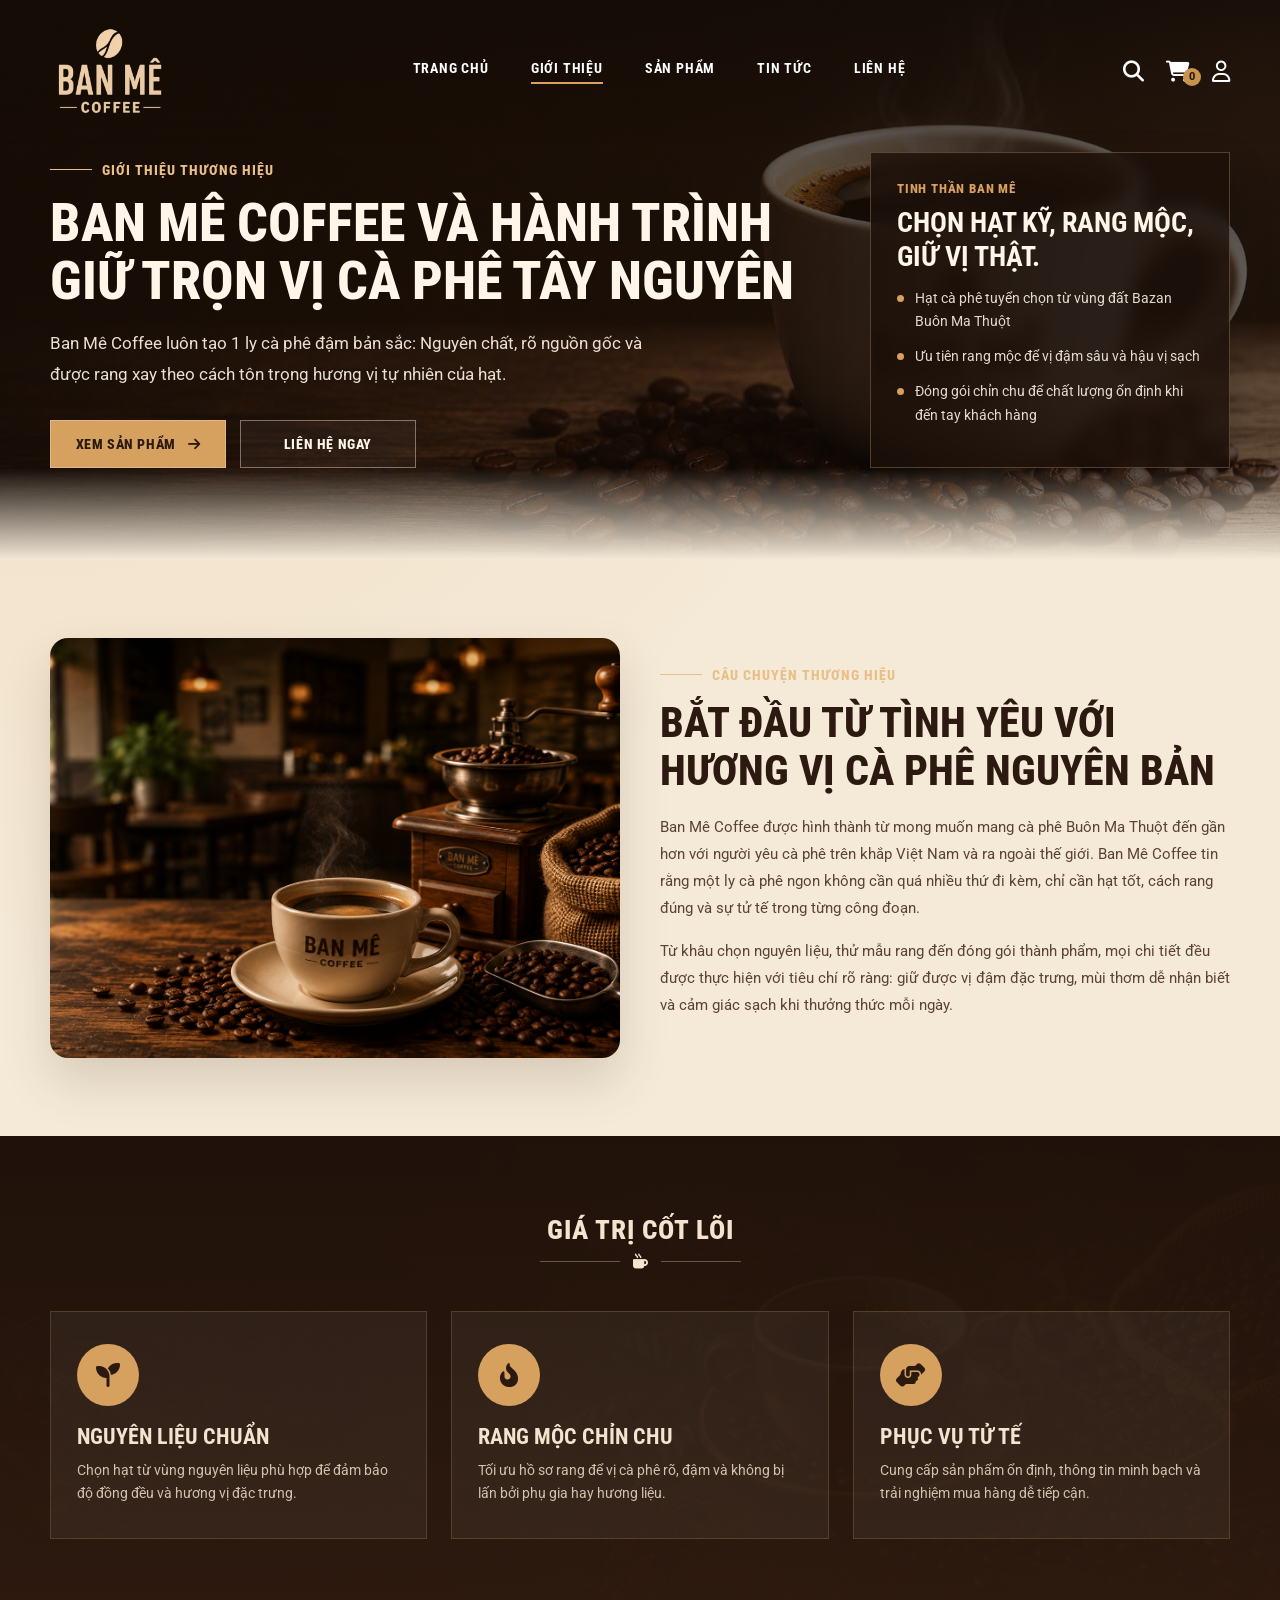
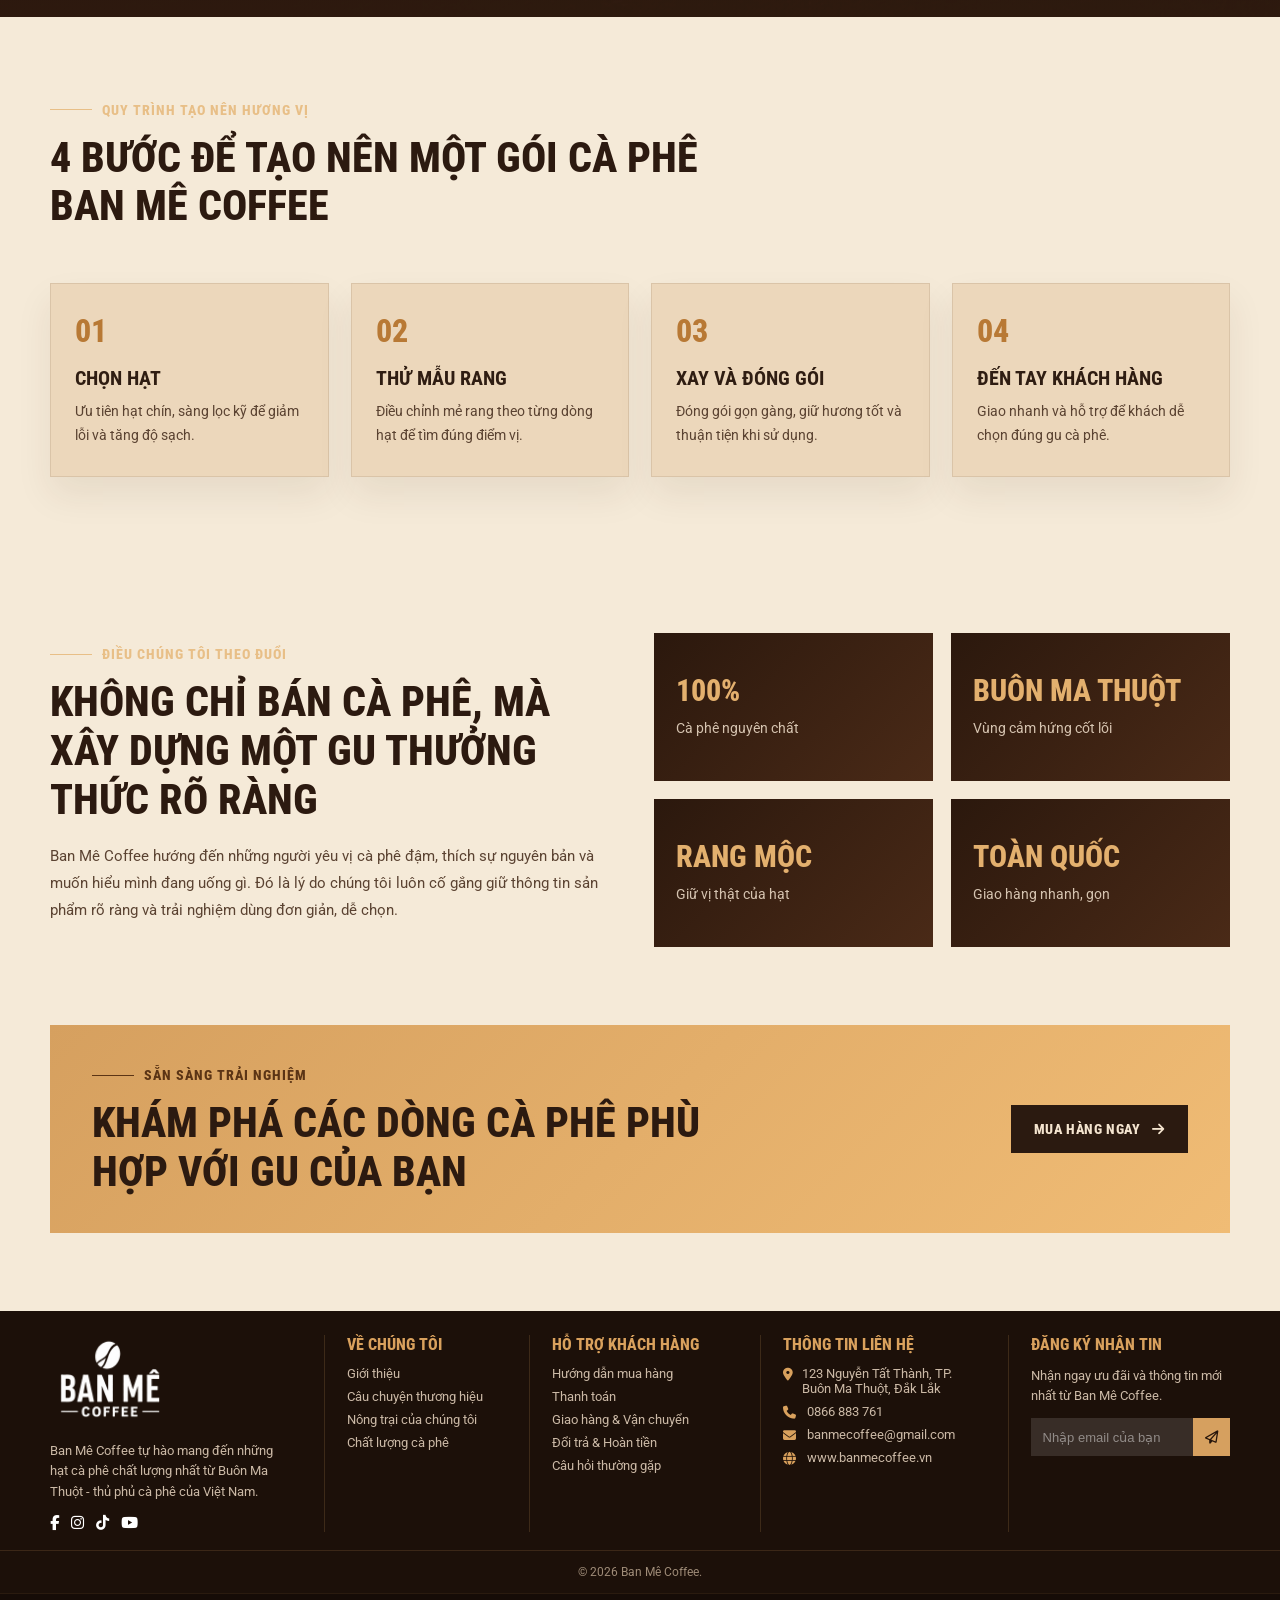
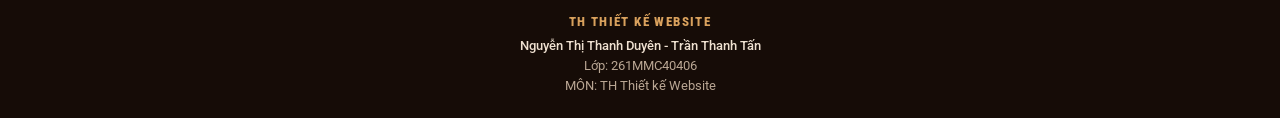
<file: gioi-thieu.html>
<!doctype html>
<html lang="vi">
  <head>
    <meta charset="UTF-8" />
    <meta name="viewport" content="width=device-width, initial-scale=1.0" />
    <title>Giới thiệu | Ban Mê Coffee</title>

    <link rel="preconnect" href="https://fonts.googleapis.com" />
    <link rel="preconnect" href="https://fonts.gstatic.com" crossorigin />
    <link
      href="https://fonts.googleapis.com/css2?family=Roboto+Condensed:wght@500;600;700;800&family=Roboto:wght@400;500;700&display=swap"
      rel="stylesheet"
    />

    <link
      rel="stylesheet"
      href="https://cdnjs.cloudflare.com/ajax/libs/font-awesome/6.5.0/css/all.min.css"
    />

    <link rel="stylesheet" href="css/style.css" />
    <link rel="stylesheet" href="css/gioithieu.css" />
  </head>

  <body>
    <header class="bm-header">
      <div class="bm-container bm-header-inner">
        <a href="index.html" class="bm-logo">
          <img src="image/logo.png" alt="Ban Mê Coffee" />
        </a>

        <nav class="bm-menu">
          <a href="index.html">Trang chủ</a>
          <a href="gioi-thieu.html" class="active">Giới thiệu</a>
          <a href="san-pham.html">Sản phẩm</a>
          
          <a href="tin-tuc.html">Tin tức</a>
          <a href="lien-he.html">Liên hệ</a>
        </nav>

        <div class="bm-header-icons">
          <a href="#" aria-label="Tìm kiếm">
            <i class="fa-solid fa-magnifying-glass"></i>
          </a>

          <a href="gio-hang.html" class="bm-cart-icon" aria-label="Giỏ hàng">
            <i class="fa-solid fa-cart-shopping"></i>
            <span id="bmCartCount">0</span>
          </a>

          <a href="tai-khoan.html" aria-label="Tài khoản">
            <i class="fa-regular fa-user"></i>
          </a>
        </div>

        <button
          class="bm-mobile-toggle"
          id="bmMobileToggle"
          aria-label="Mở menu"
        >
          <i class="fa-solid fa-bars"></i>
        </button>
      </div>
    </header>

    <main>
      <section class="gt-hero">
        <div class="bm-container gt-hero-inner">
          <div class="gt-hero-content">
            <span class="gt-kicker">Giới thiệu thương hiệu</span>
            <h1>Ban Mê Coffee và hành trình giữ trọn vị cà phê Tây Nguyên</h1>
            <p>
              Ban Mê Coffee luôn tạo 1 ly cà phê đậm bản sắc: Nguyên chất, rõ
              nguồn gốc và được rang xay theo cách tôn trọng hương vị tự nhiên
              của hạt.
            </p>

            <div class="gt-hero-actions">
              <a href="san-pham.html" class="gt-primary-btn">
                Xem sản phẩm
                <i class="fa-solid fa-arrow-right"></i>
              </a>
              <a href="lien-he.html" class="gt-secondary-btn">Liên hệ ngay</a>
            </div>
          </div>

          <div class="gt-hero-card">
            <p class="gt-hero-card-label">Tinh thần Ban Mê</p>
            <h2>Chọn hạt kỹ, rang mộc, giữ vị thật.</h2>
            <ul>
              <li>Hạt cà phê tuyển chọn từ vùng đất Bazan Buôn Ma Thuột</li>
              <li>Ưu tiên rang mộc để vị đậm sâu và hậu vị sạch</li>
              <li>
                Đóng gói chỉn chu để chất lượng ổn định khi đến tay khách hàng
              </li>
            </ul>
          </div>
        </div>
      </section>

      <section class="gt-story">
        <div class="bm-container gt-story-grid">
          <div class="gt-story-image">
            <img src="image/gioithieu.png" alt="Không gian Ban Mê Coffee" />
          </div>

          <div class="gt-story-content">
            <span class="gt-section-tag">Câu chuyện thương hiệu</span>
            <h2>Bắt đầu từ tình yêu với hương vị cà phê nguyên bản</h2>
            <p>
              Ban Mê Coffee được hình thành từ mong muốn mang cà phê Buôn Ma
              Thuột đến gần hơn với người yêu cà phê trên khắp Việt Nam và ra
              ngoài thế giới. Ban Mê Coffee tin rằng một ly cà phê ngon không
              cần quá nhiều thứ đi kèm, chỉ cần hạt tốt, cách rang đúng và sự tử
              tế trong từng công đoạn.
            </p>
            <p>
              Từ khâu chọn nguyên liệu, thử mẫu rang đến đóng gói thành phẩm,
              mọi chi tiết đều được thực hiện với tiêu chí rõ ràng: giữ được vị
              đậm đặc trưng, mùi thơm dễ nhận biết và cảm giác sạch khi thưởng
              thức mỗi ngày.
            </p>
          </div>
        </div>
      </section>

      <section class="gt-values">
        <div class="bm-container">
          <div class="bm-section-title gt-title-light">
            <h2>Giá trị cốt lõi</h2>
            <span><i class="fa-solid fa-mug-hot"></i></span>
          </div>

          <div class="gt-values-grid">
            <article class="gt-value-card">
              <div class="gt-value-icon">
                <i class="fa-solid fa-seedling"></i>
              </div>
              <h3>Nguyên liệu chuẩn</h3>
              <p>
                Chọn hạt từ vùng nguyên liệu phù hợp để đảm bảo độ đồng đều và
                hương vị đặc trưng.
              </p>
            </article>

            <article class="gt-value-card">
              <div class="gt-value-icon">
                <i class="fa-solid fa-fire-flame-curved"></i>
              </div>
              <h3>Rang mộc chỉn chu</h3>
              <p>
                Tối ưu hồ sơ rang để vị cà phê rõ, đậm và không bị lấn bởi phụ
                gia hay hương liệu.
              </p>
            </article>

            <article class="gt-value-card">
              <div class="gt-value-icon">
                <i class="fa-solid fa-handshake-angle"></i>
              </div>
              <h3>Phục vụ tử tế</h3>
              <p>
                Cung cấp sản phẩm ổn định, thông tin minh bạch và trải nghiệm
                mua hàng dễ tiếp cận.
              </p>
            </article>
          </div>
        </div>
      </section>

      <section class="gt-process">
        <div class="bm-container">
          <div class="gt-process-head">
            <div>
              <span class="gt-section-tag">Quy trình tạo nên hương vị</span>
              <h2>4 bước để tạo nên một gói cà phê Ban Mê Coffee</h2>
            </div>
          </div>

          <div class="gt-process-grid">
            <div class="gt-step">
              <span>01</span>
              <h3>Chọn hạt</h3>
              <p>Ưu tiên hạt chín, sàng lọc kỹ để giảm lỗi và tăng độ sạch.</p>
            </div>

            <div class="gt-step">
              <span>02</span>
              <h3>Thử mẫu rang</h3>
              <p>Điều chỉnh mẻ rang theo từng dòng hạt để tìm đúng điểm vị.</p>
            </div>

            <div class="gt-step">
              <span>03</span>
              <h3>Xay và đóng gói</h3>
              <p>Đóng gói gọn gàng, giữ hương tốt và thuận tiện khi sử dụng.</p>
            </div>

            <div class="gt-step">
              <span>04</span>
              <h3>Đến tay khách hàng</h3>
              <p>Giao nhanh và hỗ trợ để khách dễ chọn đúng gu cà phê.</p>
            </div>
          </div>
        </div>
      </section>

      <section class="gt-highlights">
        <div class="bm-container gt-highlights-grid">
          <div class="gt-highlights-content">
            <span class="gt-section-tag">Điều chúng tôi theo đuổi</span>
            <h2>
              Không chỉ bán cà phê, mà xây dựng một gu thưởng thức rõ ràng
            </h2>
            <p>
              Ban Mê Coffee hướng đến những người yêu vị cà phê đậm, thích sự
              nguyên bản và muốn hiểu mình đang uống gì. Đó là lý do chúng tôi
              luôn cố gắng giữ thông tin sản phẩm rõ ràng và trải nghiệm dùng
              đơn giản, dễ chọn.
            </p>
          </div>

          <div class="gt-stats">
            <div class="gt-stat-card">
              <strong>100%</strong>
              <span>Cà phê nguyên chất</span>
            </div>
            <div class="gt-stat-card">
              <strong>Buôn Ma Thuột</strong>
              <span>Vùng cảm hứng cốt lõi</span>
            </div>
            <div class="gt-stat-card">
              <strong>Rang mộc</strong>
              <span>Giữ vị thật của hạt</span>
            </div>
            <div class="gt-stat-card">
              <strong>Toàn quốc</strong>
              <span>Giao hàng nhanh, gọn</span>
            </div>
          </div>
        </div>
      </section>

      <section class="gt-cta">
        <div class="bm-container gt-cta-inner">
          <div>
            <span class="gt-section-tag">Sẵn sàng trải nghiệm</span>
            <h2>Khám phá các dòng cà phê phù hợp với gu của bạn</h2>
          </div>

          <a href="san-pham.html" class="gt-primary-btn">
            Mua hàng ngay
            <i class="fa-solid fa-arrow-right"></i>
          </a>
        </div>
      </section>
    </main>

    <footer class="bm-footer">
      <div class="bm-container bm-footer-grid">
        <!-- Cột 1 -->
        <div class="bm-footer-col bm-footer-brand">
          <a href="index.html" class="bm-footer-logo">
            <img src="image/logo-footer.png" alt="Ban Mê Coffee" />
          </a>

          <p>
            Ban Mê Coffee tự hào mang đến những hạt cà phê chất lượng nhất từ
            Buôn Ma Thuột - thủ phủ cà phê của Việt Nam.
          </p>

          <div class="bm-social">
            <a href="#"><i class="fa-brands fa-facebook-f"></i></a>
            <a href="#"><i class="fa-brands fa-instagram"></i></a>
            <a href="#"><i class="fa-brands fa-tiktok"></i></a>
            <a href="#"><i class="fa-brands fa-youtube"></i></a>
          </div>
        </div>

        <!-- Cột 2 -->
        <div class="bm-footer-col">
          <h3>Về chúng tôi</h3>
          <ul>
            <li><a href="gioi-thieu.html">Giới thiệu</a></li>
            <li><a href="tin-tuc.html">Câu chuyện thương hiệu</a></li>
            <li><a href="#">Nông trại của chúng tôi</a></li>
            <li><a href="ca-phe-ban-me.html">Chất lượng cà phê</a></li>
          </ul>
        </div>

        <!-- Cột 3 -->
        <div class="bm-footer-col">
          <h3>Hỗ trợ khách hàng</h3>
          <ul>
            <li><a href="san-pham.html">Hướng dẫn mua hàng</a></li>
            <li><a href="dat-hang.html">Thanh toán</a></li>
            <li><a href="#">Giao hàng & Vận chuyển</a></li>
            <li><a href="#">Đổi trả & Hoàn tiền</a></li>
            <li><a href="lien-he.html">Câu hỏi thường gặp</a></li>
          </ul>
        </div>

        <!-- Cột 4 -->
        <div class="bm-footer-col">
          <h3>Thông tin liên hệ</h3>

          <ul class="bm-contact-list">
            <li>
              <i class="fa-solid fa-location-dot"></i>
              <span>123 Nguyễn Tất Thành, TP. Buôn Ma Thuột, Đắk Lắk</span>
            </li>

            <li>
              <i class="fa-solid fa-phone"></i>
              <a href="tel:0866883761">0866 883 761</a>
            </li>

            <li>
              <i class="fa-solid fa-envelope"></i>
              <a href="mailto:banmecoffee@gmail.com">banmecoffee@gmail.com</a>
            </li>

            <li>
              <i class="fa-solid fa-globe"></i>
              <a href="https://banmecoffee.vn">www.banmecoffee.vn</a>
            </li>
          </ul>
        </div>

        <!-- Cột 5 -->
        <div class="bm-footer-col">
          <h3>Đăng ký nhận tin</h3>

          <p>Nhận ngay ưu đãi và thông tin mới nhất từ Ban Mê Coffee.</p>

          <form class="bm-newsletter">
            <input type="email" placeholder="Nhập email của bạn" required />
            <button type="submit" aria-label="Gửi đăng ký">
              <i class="fa-regular fa-paper-plane"></i>
            </button>
          </form>
        </div>
      </div>

      <div class="bm-copyright">© 2026 Ban Mê Coffee.</div>
      <div class="bm-student-credit">
        <p class="bm-student-credit-title">TH Thiết kế Website</p>
        <p>Nguyễn Thị Thanh Duyên - Trần Thanh Tấn</p>
        <p>Lớp: 261MMC40406</p>
        <p>MÔN: TH Thiết kế Website</p>
      </div>
    </footer>

    <button class="bm-back-to-top" id="bmBackToTop" aria-label="Lên đầu trang">
      <i class="fa-solid fa-arrow-up"></i>
    </button>

    <script>
      const bmCartStorageKey = "bm-cart-items";

      function getCartItems() {
        try {
          const raw = localStorage.getItem(bmCartStorageKey);
          const parsed = raw ? JSON.parse(raw) : [];
          return Array.isArray(parsed) ? parsed : [];
        } catch (error) {
          return [];
        }
      }

      function updateCartCount() {
        const cartCount = document.getElementById("bmCartCount");

        if (!cartCount) {
          return;
        }

        const total = getCartItems().reduce(function (sum, item) {
          return sum + (item.quantity || 0);
        }, 0);

        cartCount.textContent = total;
      }

      updateCartCount();

      const bmBackToTop = document.getElementById("bmBackToTop");

      if (bmBackToTop) {
        window.addEventListener("scroll", function () {
          if (window.scrollY > 250) {
            bmBackToTop.classList.add("show");
          } else {
            bmBackToTop.classList.remove("show");
          }
        });

        bmBackToTop.addEventListener("click", function () {
          window.scrollTo({
            top: 0,
            behavior: "smooth",
          });
        });
      }

      const bmMobileToggle = document.getElementById("bmMobileToggle");
      const bmHeader = document.querySelector(".bm-header");
      const bmMenuLinks = document.querySelectorAll(".bm-menu a");

      if (bmMobileToggle && bmHeader) {
        bmMobileToggle.addEventListener("click", function () {
          bmHeader.classList.toggle("is-open");

          const icon = bmMobileToggle.querySelector("i");

          if (bmHeader.classList.contains("is-open")) {
            icon.classList.remove("fa-bars");
            icon.classList.add("fa-xmark");
          } else {
            icon.classList.remove("fa-xmark");
            icon.classList.add("fa-bars");
          }
        });

        bmMenuLinks.forEach(function (link) {
          link.addEventListener("click", function () {
            bmHeader.classList.remove("is-open");

            const icon = bmMobileToggle.querySelector("i");
            icon.classList.remove("fa-xmark");
            icon.classList.add("fa-bars");
          });
        });
      }
    </script>
    <script src="js/site-search.js"></script>
  </body>
</html>
</file>
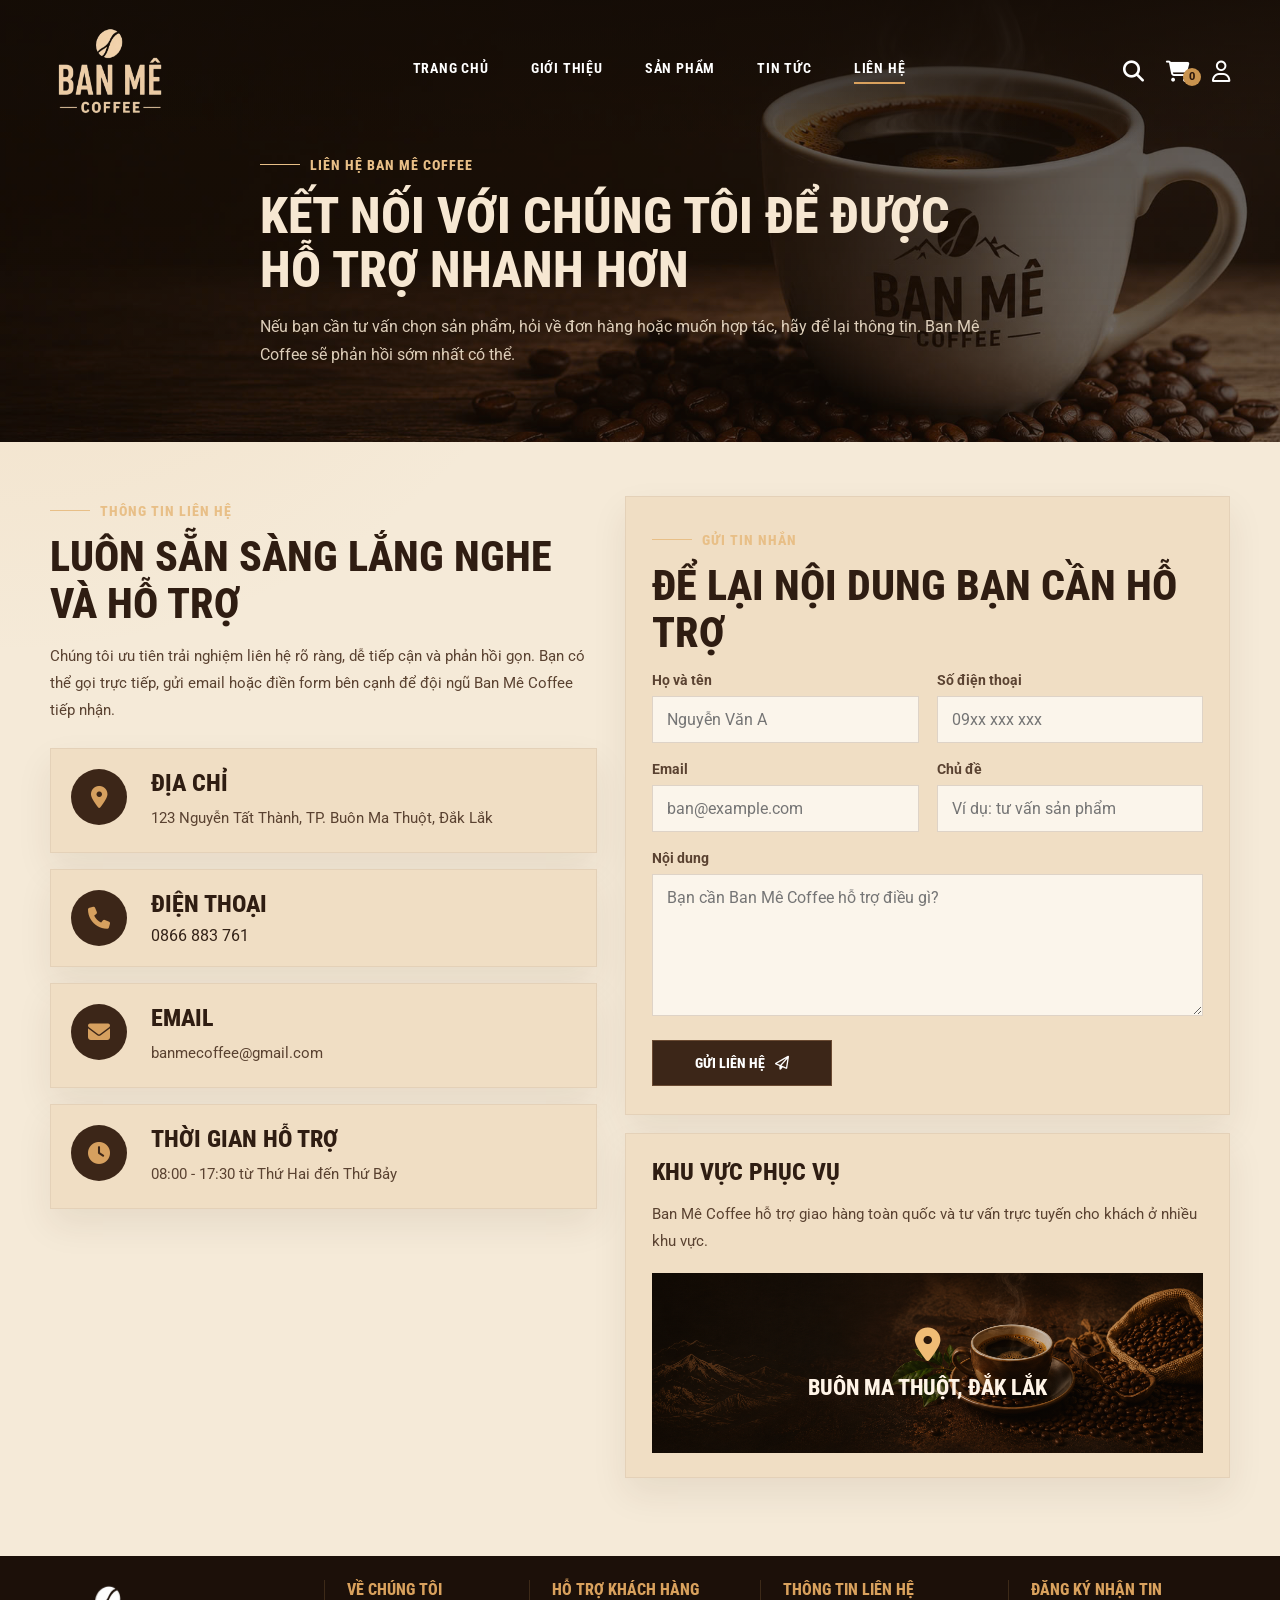
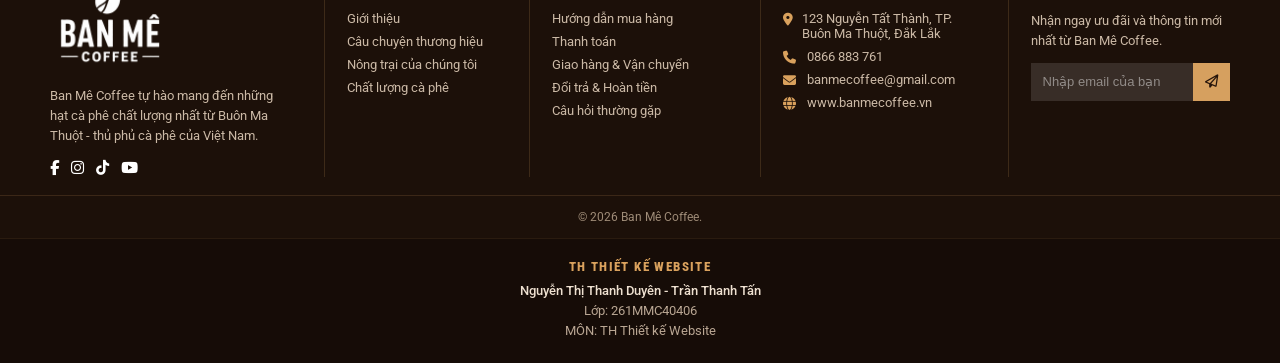
<file: lien-he.html>
<!doctype html>
<html lang="vi">
  <head>
    <meta charset="UTF-8" />
    <meta name="viewport" content="width=device-width, initial-scale=1.0" />
    <title>Liên hệ | Ban Mê Coffee</title>

    <link rel="preconnect" href="https://fonts.googleapis.com" />
    <link rel="preconnect" href="https://fonts.gstatic.com" crossorigin />
    <link
      href="https://fonts.googleapis.com/css2?family=Roboto+Condensed:wght@500;600;700;800&family=Roboto:wght@400;500;700&display=swap"
      rel="stylesheet"
    />

    <link
      rel="stylesheet"
      href="https://cdnjs.cloudflare.com/ajax/libs/font-awesome/6.5.0/css/all.min.css"
    />

    <link rel="stylesheet" href="css/style.css" />
    <link rel="stylesheet" href="css/lienhe.css" />
  </head>

  <body>
    <header class="bm-header">
      <div class="bm-container bm-header-inner">
        <a href="index.html" class="bm-logo">
          <img src="image/logo.png" alt="Ban Mê Coffee" />
        </a>

        <nav class="bm-menu">
          <a href="index.html">Trang chủ</a>
          <a href="gioi-thieu.html">Giới thiệu</a>
          <a href="san-pham.html">Sản phẩm</a>
          
          <a href="tin-tuc.html">Tin tức</a>
          <a href="lien-he.html" class="active">Liên hệ</a>
        </nav>

        <div class="bm-header-icons">
          <a href="#" aria-label="Tìm kiếm">
            <i class="fa-solid fa-magnifying-glass"></i>
          </a>

          <a href="gio-hang.html" class="bm-cart-icon" aria-label="Giỏ hàng">
            <i class="fa-solid fa-cart-shopping"></i>
            <span id="bmCartCount">0</span>
          </a>

          <a href="tai-khoan.html" aria-label="Tài khoản">
            <i class="fa-regular fa-user"></i>
          </a>
        </div>

        <button
          class="bm-mobile-toggle"
          id="bmMobileToggle"
          aria-label="Mở menu"
        >
          <i class="fa-solid fa-bars"></i>
        </button>
      </div>
    </header>

    <main>
      <section class="lh-hero">
        <div class="bm-container lh-hero-inner">
          <span class="lh-kicker">Liên hệ Ban Mê Coffee</span>
          <h1>Kết nối với chúng tôi để được hỗ trợ nhanh hơn</h1>
          <p>
            Nếu bạn cần tư vấn chọn sản phẩm, hỏi về đơn hàng hoặc muốn hợp tác,
            hãy để lại thông tin. Ban Mê Coffee sẽ phản hồi sớm nhất có thể.
          </p>
        </div>
      </section>

      <section class="lh-main">
        <div class="bm-container lh-layout">
          <div class="lh-info">
            <span class="lh-section-tag">Thông tin liên hệ</span>
            <h2>Luôn sẵn sàng lắng nghe và hỗ trợ</h2>
            <p>
              Chúng tôi ưu tiên trải nghiệm liên hệ rõ ràng, dễ tiếp cận và phản
              hồi gọn. Bạn có thể gọi trực tiếp, gửi email hoặc điền form bên
              cạnh để đội ngũ Ban Mê Coffee tiếp nhận.
            </p>

            <div class="lh-info-list">
              <article class="lh-info-card">
                <div class="lh-info-icon">
                  <i class="fa-solid fa-location-dot"></i>
                </div>
                <div>
                  <h3>Địa chỉ</h3>
                  <p>123 Nguyễn Tất Thành, TP. Buôn Ma Thuột, Đắk Lắk</p>
                </div>
              </article>

              <article class="lh-info-card">
                <div class="lh-info-icon">
                  <i class="fa-solid fa-phone"></i>
                </div>
                <div>
                  <h3>Điện thoại</h3>
                  <div><a href="tel:0866883761">0866 883 761</a></div>
                </div>
              </article>

              <article class="lh-info-card">
                <div class="lh-info-icon">
                  <i class="fa-solid fa-envelope"></i>
                </div>
                <div>
                  <h3>Email</h3>
                  <p>
                    <a href="mailto:banmecoffee@gmail.com"
                      >banmecoffee@gmail.com</a
                    >
                  </p>
                </div>
              </article>

              <article class="lh-info-card">
                <div class="lh-info-icon">
                  <i class="fa-solid fa-clock"></i>
                </div>
                <div>
                  <h3>Thời gian hỗ trợ</h3>
                  <p>08:00 - 17:30 từ Thứ Hai đến Thứ Bảy</p>
                </div>
              </article>
            </div>
          </div>

          <div class="lh-form-wrap">
            <form class="lh-form" id="lhContactForm">
              <div class="lh-form-head">
                <span class="lh-section-tag">Gửi tin nhắn</span>
                <h2>Để lại nội dung bạn cần hỗ trợ</h2>
              </div>

              <div class="lh-form-grid">
                <label>
                  <span>Họ và tên</span>
                  <input
                    type="text"
                    name="fullName"
                    placeholder="Nguyễn Văn A"
                    required
                  />
                </label>

                <label>
                  <span>Số điện thoại</span>
                  <input
                    type="tel"
                    name="phone"
                    placeholder="09xx xxx xxx"
                    required
                  />
                </label>

                <label>
                  <span>Email</span>
                  <input
                    type="email"
                    name="email"
                    placeholder="ban@example.com"
                  />
                </label>

                <label>
                  <span>Chủ đề</span>
                  <input
                    type="text"
                    name="subject"
                    placeholder="Ví dụ: tư vấn sản phẩm"
                    required
                  />
                </label>

                <label class="lh-form-full">
                  <span>Nội dung</span>
                  <textarea
                    name="message"
                    rows="6"
                    placeholder="Bạn cần Ban Mê Coffee hỗ trợ điều gì?"
                    required
                  ></textarea>
                </label>
              </div>

              <button type="submit" class="lh-submit-btn">
                Gửi liên hệ
                <i class="fa-regular fa-paper-plane"></i>
              </button>
            </form>

            <div class="lh-map-card">
              <h3>Khu vực phục vụ</h3>
              <p>
                Ban Mê Coffee hỗ trợ giao hàng toàn quốc và tư vấn trực tuyến
                cho khách ở nhiều khu vực.
              </p>

              <div class="lh-map-box">
                <div class="lh-map-pin">
                  <i class="fa-solid fa-location-dot"></i>
                </div>
                <span>Buôn Ma Thuột, Đắk Lắk</span>
              </div>
            </div>
          </div>
        </div>
      </section>
    </main>

    <footer class="bm-footer">
      <div class="bm-container bm-footer-grid">
        <div class="bm-footer-col bm-footer-brand">
          <a href="index.html" class="bm-footer-logo">
            <img src="image/logo-footer.png" alt="Ban Mê Coffee" />
          </a>

          <p>
            Ban Mê Coffee tự hào mang đến những hạt cà phê chất lượng nhất từ
            Buôn Ma Thuột - thủ phủ cà phê của Việt Nam.
          </p>

          <div class="bm-social">
            <a href="#"><i class="fa-brands fa-facebook-f"></i></a>
            <a href="#"><i class="fa-brands fa-instagram"></i></a>
            <a href="#"><i class="fa-brands fa-tiktok"></i></a>
            <a href="#"><i class="fa-brands fa-youtube"></i></a>
          </div>
        </div>

        <div class="bm-footer-col">
          <h3>Về chúng tôi</h3>
          <ul>
            <li><a href="gioi-thieu.html">Giới thiệu</a></li>
            <li><a href="#">Câu chuyện thương hiệu</a></li>
            <li><a href="#">Nông trại của chúng tôi</a></li>
            <li><a href="#">Chất lượng cà phê</a></li>
          </ul>
        </div>

        <div class="bm-footer-col">
          <h3>Hỗ trợ khách hàng</h3>
          <ul>
            <li><a href="#">Hướng dẫn mua hàng</a></li>
            <li><a href="#">Thanh toán</a></li>
            <li><a href="#">Giao hàng & Vận chuyển</a></li>
            <li><a href="#">Đổi trả & Hoàn tiền</a></li>
            <li><a href="#">Câu hỏi thường gặp</a></li>
          </ul>
        </div>

        <div class="bm-footer-col">
          <h3>Thông tin liên hệ</h3>

          <ul class="bm-contact-list">
            <li>
              <i class="fa-solid fa-location-dot"></i>
              <span>123 Nguyễn Tất Thành, TP. Buôn Ma Thuột, Đắk Lắk</span>
            </li>

            <li>
              <i class="fa-solid fa-phone"></i>
              <a href="tel:0866883761">0866 883 761</a>
            </li>

            <li>
              <i class="fa-solid fa-envelope"></i>
              <a href="mailto:banmecoffee@gmail.com">banmecoffee@gmail.com</a>
            </li>

            <li>
              <i class="fa-solid fa-globe"></i>
              <a href="https://banmecoffee.vn">www.banmecoffee.vn</a>
            </li>
          </ul>
        </div>

        <div class="bm-footer-col">
          <h3>Đăng ký nhận tin</h3>

          <p>Nhận ngay ưu đãi và thông tin mới nhất từ Ban Mê Coffee.</p>

          <form class="bm-newsletter">
            <input type="email" placeholder="Nhập email của bạn" />
            <button type="submit">
              <i class="fa-regular fa-paper-plane"></i>
            </button>
          </form>
        </div>
      </div>

      <div class="bm-copyright">© 2026 Ban Mê Coffee.</div>
      <div class="bm-student-credit">
        <p class="bm-student-credit-title">TH Thiết kế Website</p>
        <p>Nguyễn Thị Thanh Duyên - Trần Thanh Tấn</p>
        <p>Lớp: 261MMC40406</p>
        <p>MÔN: TH Thiết kế Website</p>
      </div>
    </footer>

    <button class="bm-back-to-top" id="bmBackToTop" aria-label="Lên đầu trang">
      <i class="fa-solid fa-arrow-up"></i>
    </button>

    <script>
      const bmCartStorageKey = "bm-cart-items";

      function getCartItems() {
        try {
          const raw = localStorage.getItem(bmCartStorageKey);
          const parsed = raw ? JSON.parse(raw) : [];
          return Array.isArray(parsed) ? parsed : [];
        } catch (error) {
          return [];
        }
      }

      function updateCartCount() {
        const cartCount = document.getElementById("bmCartCount");

        if (!cartCount) {
          return;
        }

        const total = getCartItems().reduce(function (sum, item) {
          return sum + (item.quantity || 0);
        }, 0);

        cartCount.textContent = total;
      }

      updateCartCount();

      document
        .getElementById("lhContactForm")
        .addEventListener("submit", function (event) {
          event.preventDefault();
          alert(
            "Ban Mê Coffee đã nhận được liên hệ của bạn và sẽ phản hồi sớm.",
          );
          event.currentTarget.reset();
        });

      const bmBackToTop = document.getElementById("bmBackToTop");

      if (bmBackToTop) {
        window.addEventListener("scroll", function () {
          if (window.scrollY > 250) {
            bmBackToTop.classList.add("show");
          } else {
            bmBackToTop.classList.remove("show");
          }
        });

        bmBackToTop.addEventListener("click", function () {
          window.scrollTo({
            top: 0,
            behavior: "smooth",
          });
        });
      }

      const bmMobileToggle = document.getElementById("bmMobileToggle");
      const bmHeader = document.querySelector(".bm-header");
      const bmMenuLinks = document.querySelectorAll(".bm-menu a");

      if (bmMobileToggle && bmHeader) {
        bmMobileToggle.addEventListener("click", function () {
          bmHeader.classList.toggle("is-open");

          const icon = bmMobileToggle.querySelector("i");

          if (bmHeader.classList.contains("is-open")) {
            icon.classList.remove("fa-bars");
            icon.classList.add("fa-xmark");
          } else {
            icon.classList.remove("fa-xmark");
            icon.classList.add("fa-bars");
          }
        });

        bmMenuLinks.forEach(function (link) {
          link.addEventListener("click", function () {
            bmHeader.classList.remove("is-open");

            const icon = bmMobileToggle.querySelector("i");
            icon.classList.remove("fa-xmark");
            icon.classList.add("fa-bars");
          });
        });
      }
    </script>
    <script src="js/site-search.js"></script>
  </body>
</html>
</file>
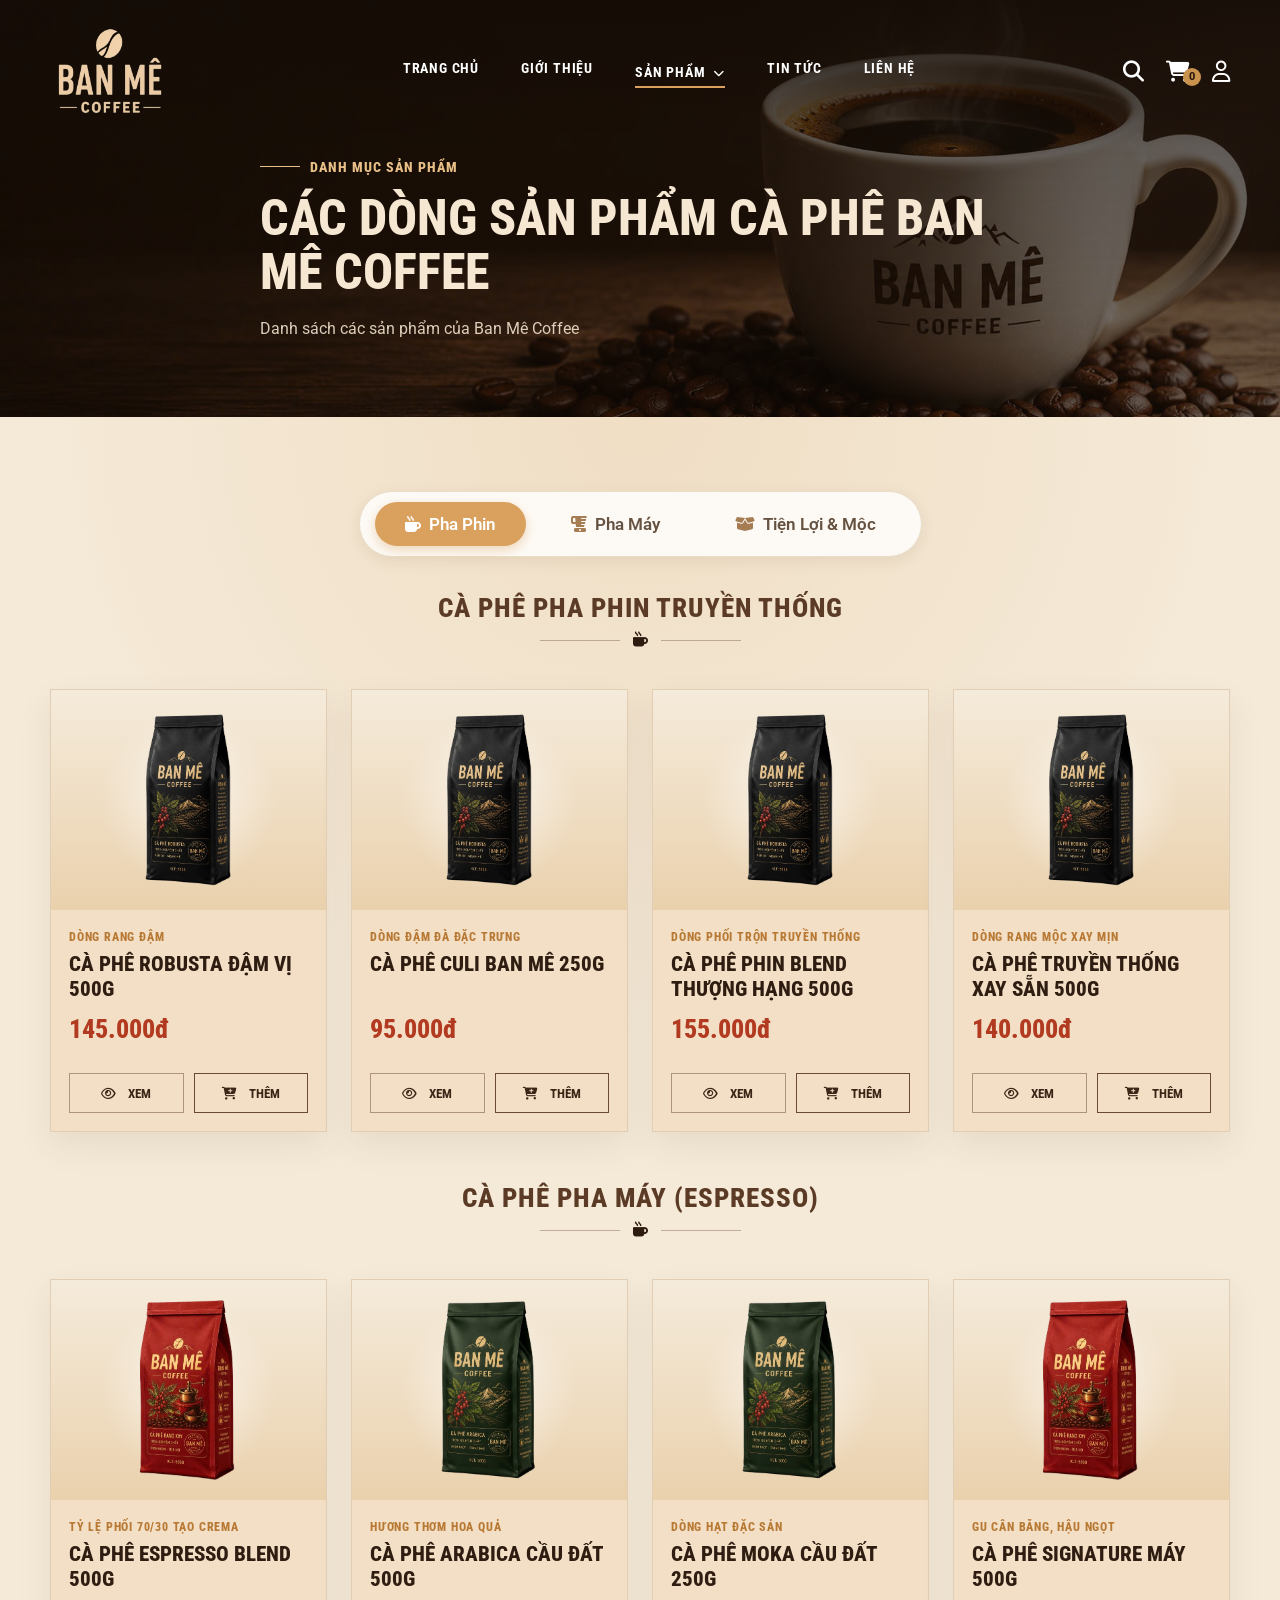
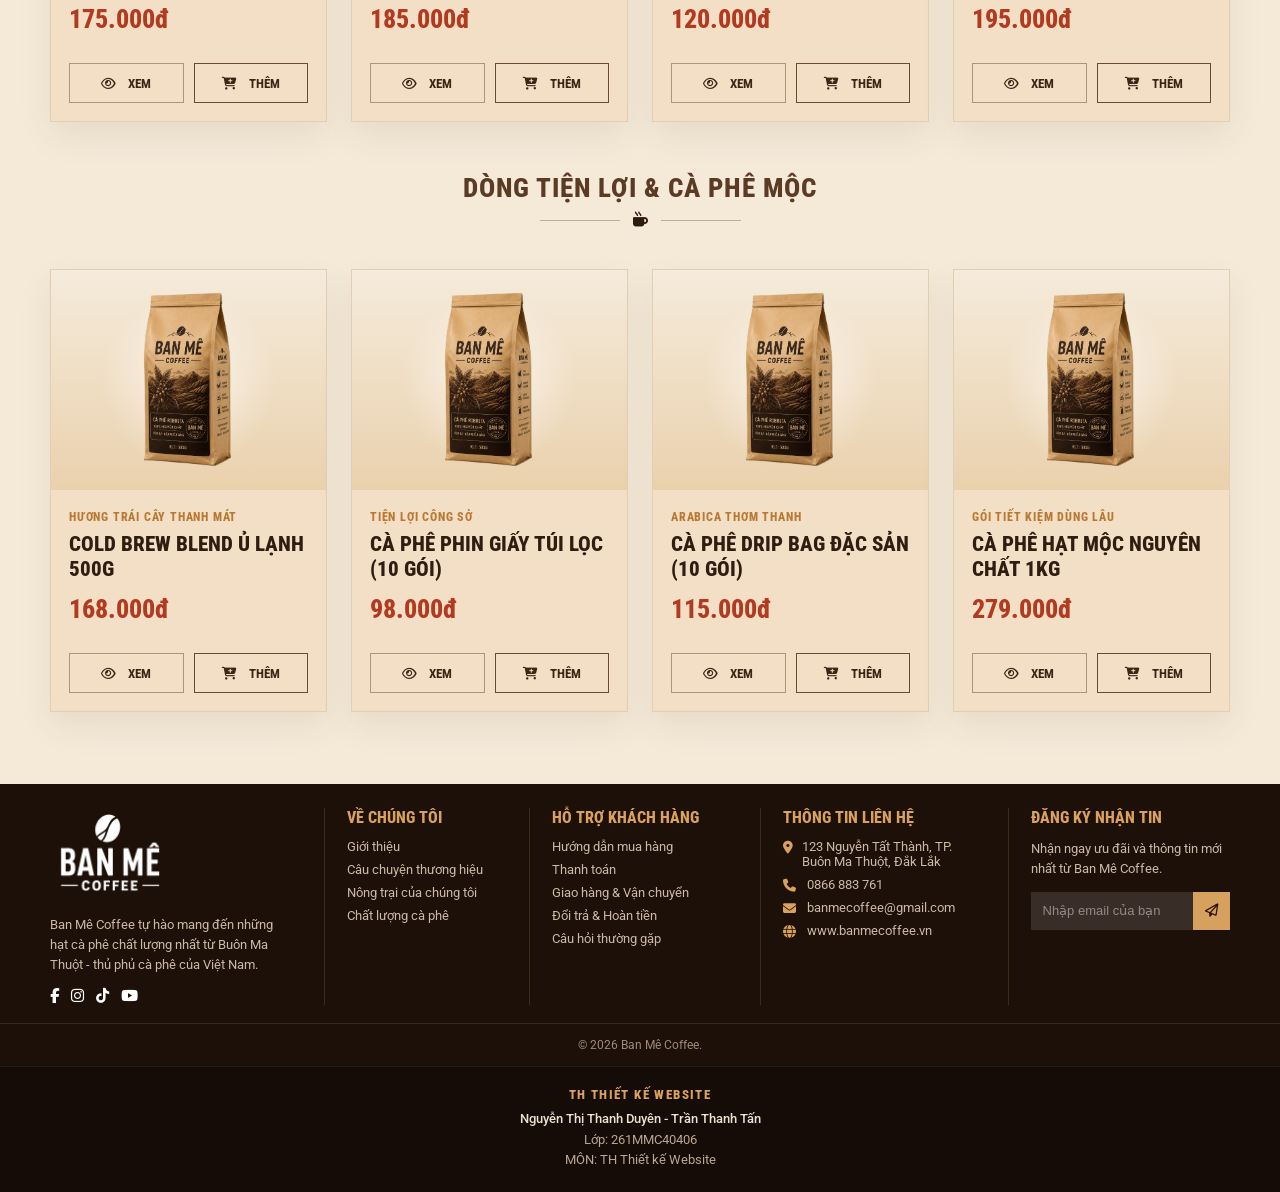
<file: san-pham.html>
<!doctype html>
<html lang="vi">
  <head>
    <meta charset="UTF-8" />
    <meta name="viewport" content="width=device-width, initial-scale=1.0" />
    <title>Sản phẩm | Ban Mê Coffee</title>

    <link rel="preconnect" href="https://fonts.googleapis.com" />
    <link rel="preconnect" href="https://fonts.gstatic.com" crossorigin />
    <link
      href="https://fonts.googleapis.com/css2?family=Roboto+Condensed:wght@500;600;700;800&family=Roboto:wght@400;500;700&display=swap"
      rel="stylesheet"
    />

    <link
      rel="stylesheet"
      href="https://cdnjs.cloudflare.com/ajax/libs/font-awesome/6.5.0/css/all.min.css"
    />

    <link rel="stylesheet" href="css/style.css" />
    <link rel="stylesheet" href="css/sanpham.css" />
  </head>

  <body>
    <header class="bm-header">
      <div class="bm-container bm-header-inner">
        <a href="index.html" class="bm-logo">
          <img src="image/logo.png" alt="Ban Mê Coffee" />
        </a>

        <nav class="bm-menu">
    <a href="index.html">Trang chủ</a>
    <a href="gioi-thieu.html">Giới thiệu</a>
    
    <!-- BẮT ĐẦU DROPDOWN MENU ĐƠN GIẢN -->
        <div class="bm-dropdown">
            <a href="san-pham.html" class="active">Sản phẩm <i class="fa-solid fa-chevron-down" style="font-size: 11px; margin-left: 4px;"></i></a>
            
            <div class="bm-dropdown-content">
                <a href="san-pham.html#sp-robusta-500g">Pha Phin Truyền Thống</a>
                <a href="san-pham.html#sp-espresso-blend-500g">Pha Máy (Espresso)</a>
                <a href="san-pham.html#sp-cold-brew-500g">Dòng Tiện Lợi & Mộc</a>
            </div>
        </div>
        <!-- KẾT THÚC DROPDOWN MENU -->

    <a href="tin-tuc.html">Tin tức</a>
    <a href="lien-he.html">Liên hệ</a>
</nav>

        <div class="bm-header-icons">
          <a href="#" aria-label="Tìm kiếm">
            <i class="fa-solid fa-magnifying-glass"></i>
          </a>

          <a href="gio-hang.html" class="bm-cart-icon" aria-label="Giỏ hàng">
            <i class="fa-solid fa-cart-shopping"></i>
            <span id="bmCartCount">0</span>
          </a>

          <a href="tai-khoan.html" aria-label="Tài khoản">
            <i class="fa-regular fa-user"></i>
          </a>
        </div>

        <button
          class="bm-mobile-toggle"
          id="bmMobileToggle"
          aria-label="Mở menu"
        >
          <i class="fa-solid fa-bars"></i>
        </button>
      </div>
    </header>

    <main>
      <section class="sp-hero">
        <div class="bm-container sp-hero-inner">
          <span class="sp-kicker">Danh mục sản phẩm</span>
          <h1>Các dòng sản phẩm cà phê Ban Mê Coffee</h1>
          <p>Danh sách các sản phẩm của Ban Mê Coffee</p>
        </div>
      </section>

      <section class="sp-catalog">
        <div class="bm-container">
          <!-- ================= THANH LỌC DANH MỤC CẢM CẢM NGHĨ (FILTER BAR) ================= -->
          <div class="bm-filter-bar">
            <div class="bm-filter-container">
              <a href="#sp-phin-section" class="bm-filter-tab active">
                <i class="fa-solid fa-mug-hot"></i> Pha Phin
              </a>
              <a href="#sp-may-section" class="bm-filter-tab">
                <i class="fa-solid fa-blender"></i> Pha Máy
              </a>
              <a href="#sp-tienloi-section" class="bm-filter-tab">
                <i class="fa-solid fa-box-open"></i> Tiện Lợi & Mộc
              </a>
            </div>
          </div>
          <!-- ================= VÙNG 1: PHA PHIN TRUYỀN THỐNG ================= -->
         <div class="bm-section-title" id="sp-phin-section">
            <h2>CÀ PHÊ PHA PHIN TRUYỀN THỐNG</h2>
            <span><i class="fa-solid fa-mug-hot"></i></span>
          </div>

          <div class="sp-grid">
            <!-- Sản phẩm 1 -->
            <article class="sp-card" id="sp-robusta-500g">
              <a class="sp-card-image" href="chi-tiet-san-pham.html?id=robusta-500g">
                <img src="image/sanpham1.png" alt="Cà phê Robusta Đậm Vị 500G" />
              </a>
              <div class="sp-card-body">
                <p class="sp-type">Dòng rang đậm</p>
                <h3><a href="chi-tiet-san-pham.html?id=robusta-500g">Cà phê Robusta Đậm Vị 500G</a></h3>
                <div class="sp-card-bottom">
                  <strong>145.000đ</strong>
                  <div class="sp-card-actions">
                    <a class="sp-detail-link" href="chi-tiet-san-pham.html?id=robusta-500g"><i class="fa-regular fa-eye"></i> Xem</a>
                    <button type="button" class="sp-buy-btn" data-product-id="robusta-500g" data-product-name="Cà phê Robusta Đậm Vị 500G"><i class="fa-solid fa-cart-plus"></i> Thêm</button>
                  </div>
                </div>
              </div>
            </article>

            <!-- Sản phẩm 2 -->
            <article class="sp-card" id="sp-culi-250g">
              <a class="sp-card-image" href="chi-tiet-san-pham.html?id=culi-250g">
                <img src="image/sanpham1.png" alt="Cà phê Culi Ban Mê 250G" />
              </a>
              <div class="sp-card-body">
                <p class="sp-type">Dòng đậm đà đặc trưng</p>
                <h3><a href="chi-tiet-san-pham.html?id=culi-250g">Cà phê Culi Ban Mê 250G</a></h3>
                <div class="sp-card-bottom">
                  <strong>95.000đ</strong>
                  <div class="sp-card-actions">
                    <a class="sp-detail-link" href="chi-tiet-san-pham.html?id=culi-250g"><i class="fa-regular fa-eye"></i> Xem</a>
                    <button type="button" class="sp-buy-btn" data-product-id="culi-250g" data-product-name="Cà phê Culi Ban Mê 250G"><i class="fa-solid fa-cart-plus"></i> Thêm</button>
                  </div>
                </div>
              </div>
            </article>

            <!-- Sản phẩm 3 -->
            <article class="sp-card" id="sp-phin-blend-500g">
              <a class="sp-card-image" href="chi-tiet-san-pham.html?id=phin-blend-500g">
                <img src="image/sanpham1.png" alt="Cà phê Phin Blend Thượng Hạng 500G" />
              </a>
              <div class="sp-card-body">
                <p class="sp-type">Dòng phối trộn truyền thống</p>
                <h3><a href="chi-tiet-san-pham.html?id=phin-blend-500g">Cà phê Phin Blend Thượng Hạng 500G</a></h3>
                <div class="sp-card-bottom">
                  <strong>155.000đ</strong>
                  <div class="sp-card-actions">
                    <a class="sp-detail-link" href="chi-tiet-san-pham.html?id=phin-blend-500g"><i class="fa-regular fa-eye"></i> Xem</a>
                    <button type="button" class="sp-buy-btn" data-product-id="phin-blend-500g" data-product-name="Cà phê Phin Blend Thượng Hạng 500G"><i class="fa-solid fa-cart-plus"></i> Thêm</button>
                  </div>
                </div>
              </div>
            </article>

            <!-- Sản phẩm 4 -->
            <article class="sp-card" id="sp-truyen-thong-500g">
              <a class="sp-card-image" href="chi-tiet-san-pham.html?id=truyen-thong-500g">
                <img src="image/sanpham1.png" alt="Cà phê Truyền Thống Xay Sẵn 500G" />
              </a>
              <div class="sp-card-body">
                <p class="sp-type">Dòng rang mộc xay mịn</p>
                <h3><a href="chi-tiet-san-pham.html?id=truyen-thong-500g">Cà phê Truyền Thống Xay Sẵn 500G</a></h3>
                <div class="sp-card-bottom">
                  <strong>140.000đ</strong>
                  <div class="sp-card-actions">
                    <a class="sp-detail-link" href="chi-tiet-san-pham.html?id=truyen-thong-500g"><i class="fa-regular fa-eye"></i> Xem</a>
                    <button type="button" class="sp-buy-btn" data-product-id="truyen-thong-500g" data-product-name="Cà phê Truyền Thống Xay Sẵn 500G"><i class="fa-solid fa-cart-plus"></i> Thêm</button>
                  </div>
                </div>
              </div>
            </article>
          </div>

          <!-- ================= VÙNG 2: PHA MÁY (ESPRESSO) ================= -->
          <div class="bm-section-title" id="sp-may-section" style="margin-top: 50px;">
            <h2>CÀ PHÊ PHA MÁY (ESPRESSO)</h2>
            <span><i class="fa-solid fa-mug-hot"></i></span>
          </div>

          <div class="sp-grid">
            <!-- Sản phẩm 1 -->
            <article class="sp-card" id="sp-espresso-blend-500g">
              <a class="sp-card-image" href="chi-tiet-san-pham.html?id=espresso-blend-500g">
                <img src="image/sanpham4.png" alt="Cà phê Espresso Blend 500G" />
              </a>
              <div class="sp-card-body">
                <p class="sp-type">Tỷ lệ phối 70/30 tạo Crema</p>
                <h3><a href="chi-tiet-san-pham.html?id=espresso-blend-500g">Cà phê Espresso Blend 500G</a></h3>
                <div class="sp-card-bottom">
                  <strong>175.000đ</strong>
                  <div class="sp-card-actions">
                    <a class="sp-detail-link" href="chi-tiet-san-pham.html?id=espresso-blend-500g"><i class="fa-regular fa-eye"></i> Xem</a>
                    <button type="button" class="sp-buy-btn" data-product-id="espresso-blend-500g" data-product-name="Cà phê Espresso Blend 500G"><i class="fa-solid fa-cart-plus"></i> Thêm</button>
                  </div>
                </div>
              </div>
            </article>

            <!-- Sản phẩm 2: đổi sang sanpham4.png -->
            <article class="sp-card" id="sp-arabica-500g">
              <a class="sp-card-image" href="chi-tiet-san-pham.html?id=arabica-500g">
                <img src="image/sanpham3.png" alt="Cà phê Arabica Cầu Đất 500G" />
              </a>
              <div class="sp-card-body">
                <p class="sp-type">Hương thơm hoa quả</p>
                <h3><a href="chi-tiet-san-pham.html?id=arabica-500g">Cà phê Arabica Cầu Đất 500G</a></h3>
                <div class="sp-card-bottom">
                  <strong>185.000đ</strong>
                  <div class="sp-card-actions">
                    <a class="sp-detail-link" href="chi-tiet-san-pham.html?id=arabica-500g"><i class="fa-regular fa-eye"></i> Xem</a>
                    <button type="button" class="sp-buy-btn" data-product-id="arabica-500g" data-product-name="Cà phê Arabica Cầu Đất 500G"><i class="fa-solid fa-cart-plus"></i> Thêm</button>
                  </div>
                </div>
              </div>
            </article>
            
            <!-- Sản phẩm 3: đổi sang sanpham4.png -->
            <article class="sp-card" id="sp-moka-250g">
              <a class="sp-card-image" href="chi-tiet-san-pham.html?id=moka-250g">
                <img src="image/sanpham3.png" alt="Cà phê Moka Cầu Đất 250G" />
              </a>
              <div class="sp-card-body">
                <p class="sp-type">Dòng hạt đặc sản</p>
                <h3><a href="chi-tiet-san-pham.html?id=moka-250g">Cà phê Moka Cầu Đất 250G</a></h3>
                <div class="sp-card-bottom">
                  <strong>120.000đ</strong>
                  <div class="sp-card-actions">
                    <a class="sp-detail-link" href="chi-tiet-san-pham.html?id=moka-250g"><i class="fa-regular fa-eye"></i> Xem</a>
                    <button type="button" class="sp-buy-btn" data-product-id="moka-250g" data-product-name="Cà phê Moka Cầu Đất 250G"><i class="fa-solid fa-cart-plus"></i> Thêm</button>
                  </div>
                </div>
              </div>
            </article>

            <!-- Sản phẩm 4 -->
            <article class="sp-card" id="sp-signature-500g">
              <a class="sp-card-image" href="chi-tiet-san-pham.html?id=signature-500g">
                <img src="image/sanpham4.png" alt="Cà phê Signature Máy 500G" />
              </a>
              <div class="sp-card-body">
                <p class="sp-type">Gu cân bằng, hậu ngọt</p>
                <h3><a href="chi-tiet-san-pham.html?id=signature-500g">Cà phê Signature Máy 500G</a></h3>
                <div class="sp-card-bottom">
                  <strong>195.000đ</strong>
                  <div class="sp-card-actions">
                    <a class="sp-detail-link" href="chi-tiet-san-pham.html?id=signature-500g"><i class="fa-regular fa-eye"></i> Xem</a>
                    <button type="button" class="sp-buy-btn" data-product-id="signature-500g" data-product-name="Cà phê Signature Máy 500G"><i class="fa-solid fa-cart-plus"></i> Thêm</button>
                  </div>
                </div>
              </div>
            </article>
          </div>

         <!-- ================= VÙNG 3: DÒNG TIỆN LỢI & CÀ PHÊ MỘC ================= -->
          <div class="bm-section-title" id="sp-tienloi-section" style="margin-top: 50px;">
            <h2>DÒNG TIỆN LỢI & CÀ PHÊ MỘC</h2>
            <span><i class="fa-solid fa-mug-hot"></i></span>
          </div>

          <div class="sp-grid">
            <!-- Sản phẩm 1 -->
            <article class="sp-card" id="sp-cold-brew-500g">
              <a class="sp-card-image" href="chi-tiet-san-pham.html?id=cold-brew-500g">
                <img src="image/sanpham2.png" alt="Cold Brew Blend Ủ Lạnh 500G" />
              </a>
              <div class="sp-card-body">
                <p class="sp-type">Hương trái cây thanh mát</p>
                <h3><a href="chi-tiet-san-pham.html?id=cold-brew-500g">Cold Brew Blend Ủ Lạnh 500G</a></h3>
                <div class="sp-card-bottom">
                  <strong>168.000đ</strong>
                  <div class="sp-card-actions">
                    <a class="sp-detail-link" href="chi-tiet-san-pham.html?id=cold-brew-500g"><i class="fa-regular fa-eye"></i> Xem</a>
                    <button type="button" class="sp-buy-btn" data-product-id="cold-brew-500g" data-product-name="Cold Brew Blend Ủ Lạnh 500G"><i class="fa-solid fa-cart-plus"></i> Thêm</button>
                  </div>
                </div>
              </div>
            </article>

            <!-- Sản phẩm 2 -->
            <article class="sp-card" id="sp-phin-giay-10goi">
              <a class="sp-card-image" href="chi-tiet-san-pham.html?id=phin-giay-10goi">
                <img src="image/sanpham2.png" alt="Cà phê Phin Giấy Túi Lọc (10 Gói)" />
              </a>
              <div class="sp-card-body">
                <p class="sp-type">Tiện lợi công sở</p>
                <h3><a href="chi-tiet-san-pham.html?id=phin-giay-10goi">Cà phê Phin Giấy Túi Lọc (10 Gói)</a></h3>
                <div class="sp-card-bottom">
                  <strong>98.000đ</strong>
                  <div class="sp-card-actions">
                    <a class="sp-detail-link" href="chi-tiet-san-pham.html?id=phin-giay-10goi"><i class="fa-regular fa-eye"></i> Xem</a>
                    <button type="button" class="sp-buy-btn" data-product-id="phin-giay-10goi" data-product-name="Cà phê Phin Giấy Túi Lọc (10 Gói)"><i class="fa-solid fa-cart-plus"></i> Thêm</button>
                  </div>
                </div>
              </div>
            </article>

            <!-- Sản phẩm 3 -->
            <article class="sp-card" id="sp-drip-bag-10goi">
              <a class="sp-card-image" href="chi-tiet-san-pham.html?id=drip-bag-10goi">
                <img src="image/sanpham2.png" alt="Cà phê Drip Bag Đặc Sản (10 Gói)" />
              </a>
              <div class="sp-card-body">
                <p class="sp-type">Arabica thơm thanh</p>
                <h3><a href="chi-tiet-san-pham.html?id=drip-bag-10goi">Cà phê Drip Bag Đặc Sản (10 Gói)</a></h3>
                <div class="sp-card-bottom">
                  <strong>115.000đ</strong>
                  <div class="sp-card-actions">
                    <a class="sp-detail-link" href="chi-tiet-san-pham.html?id=drip-bag-10goi"><i class="fa-regular fa-eye"></i> Xem</a>
                    <button type="button" class="sp-buy-btn" data-product-id="drip-bag-10goi" data-product-name="Cà phê Drip Bag Đặc Sản (10 Gói)"><i class="fa-solid fa-cart-plus"></i> Thêm</button>
                  </div>
                </div>
              </div>
            </article>

            <!-- Sản phẩm 4 -->
            <article class="sp-card" id="sp-hat-moc-1kg">
              <a class="sp-card-image" href="chi-tiet-san-pham.html?id=hat-moc-1kg">
                <img src="image/sanpham2.png" alt="Cà phê Hạt Mộc Nguyên Chất 1KG" />
              </a>
              <div class="sp-card-body">
                <p class="sp-type">Gói tiết kiệm dùng lâu</p>
                <h3><a href="chi-tiet-san-pham.html?id=hat-moc-1kg">Cà phê Hạt Mộc Nguyên Chất 1KG</a></h3>
                <div class="sp-card-bottom">
                  <strong>279.000đ</strong>
                  <div class="sp-card-actions">
                    <a class="sp-detail-link" href="chi-tiet-san-pham.html?id=hat-moc-1kg"><i class="fa-regular fa-eye"></i> Xem</a>
                    <button type="button" class="sp-buy-btn" data-product-id="hat-moc-1kg" data-product-name="Cà phê Hạt Mộc Nguyên Chất 1KG"><i class="fa-solid fa-cart-plus"></i> Thêm</button>
                  </div>
                </div>
              </div>
            </article>

          </div> <!-- Đóng lưới sp-grid của Vùng 3 -->
        </div> <!-- Đóng bm-container bọc toàn bộ 3 vùng -->
      </section> <!-- Đóng sp-catalog -->
    </main>
  


   <footer class="bm-footer">
      <div class="bm-container bm-footer-grid">
        <!-- Cột 1 -->
        <div class="bm-footer-col bm-footer-brand">
          <a href="index.html" class="bm-footer-logo">
            <img src="image/logo-footer.png" alt="Ban Mê Coffee" />
          </a>

          <p>
            Ban Mê Coffee tự hào mang đến những hạt cà phê chất lượng nhất từ
            Buôn Ma Thuột - thủ phủ cà phê của Việt Nam.
          </p>

          <div class="bm-social">
            <a href="#"><i class="fa-brands fa-facebook-f"></i></a>
            <a href="#"><i class="fa-brands fa-instagram"></i></a>
            <a href="#"><i class="fa-brands fa-tiktok"></i></a>
            <a href="#"><i class="fa-brands fa-youtube"></i></a>
          </div>
        </div>

        <!-- Cột 2 -->
        <div class="bm-footer-col">
          <h3>Về chúng tôi</h3>
          <ul>
            <li><a href="gioi-thieu.html">Giới thiệu</a></li>
            <li><a href="tin-tuc.html">Câu chuyện thương hiệu</a></li>
            <li><a href="#">Nông trại của chúng tôi</a></li>
            <li><a href="ca-phe-ban-me.html">Chất lượng cà phê</a></li>
          </ul>
        </div>

        <!-- Cột 3 -->
        <div class="bm-footer-col">
          <h3>Hỗ trợ khách hàng</h3>
          <ul>
            <li><a href="san-pham.html">Hướng dẫn mua hàng</a></li>
            <li><a href="dat-hang.html">Thanh toán</a></li>
            <li><a href="#">Giao hàng & Vận chuyển</a></li>
            <li><a href="#">Đổi trả & Hoàn tiền</a></li>
            <li><a href="lien-he.html">Câu hỏi thường gặp</a></li>
          </ul>
        </div>

        <!-- Cột 4 -->
        <div class="bm-footer-col">
          <h3>Thông tin liên hệ</h3>

          <ul class="bm-contact-list">
            <li>
              <i class="fa-solid fa-location-dot"></i>
              <span>123 Nguyễn Tất Thành, TP. Buôn Ma Thuột, Đắk Lắk</span>
            </li>

            <li>
              <i class="fa-solid fa-phone"></i>
              <a href="tel:0866883761">0866 883 761</a>
            </li>

            <li>
              <i class="fa-solid fa-envelope"></i>
              <a href="mailto:banmecoffee@gmail.com">banmecoffee@gmail.com</a>
            </li>

            <li>
              <i class="fa-solid fa-globe"></i>
              <a href="https://banmecoffee.vn">www.banmecoffee.vn</a>
            </li>
          </ul>
        </div>

        <!-- Cột 5 -->
        <div class="bm-footer-col">
          <h3>Đăng ký nhận tin</h3>

          <p>Nhận ngay ưu đãi và thông tin mới nhất từ Ban Mê Coffee.</p>

          <form class="bm-newsletter">
            <input type="email" placeholder="Nhập email của bạn" required />
            <button type="submit" aria-label="Gửi đăng ký">
              <i class="fa-regular fa-paper-plane"></i>
            </button>
          </form>
        </div>
      </div>

      <div class="bm-copyright">© 2026 Ban Mê Coffee.</div>
      <div class="bm-student-credit">
      <p class="bm-student-credit-title">TH Thiết kế Website</p>
        <p>Nguyễn Thị Thanh Duyên - Trần Thanh Tấn</p>
        <p>Lớp: 261MMC40406</p>
        <p>MÔN: TH Thiết kế Website</p>
      </div>
    </footer>

    <button class="bm-back-to-top" id="bmBackToTop" aria-label="Lên đầu trang">
      <i class="fa-solid fa-arrow-up"></i>
    </button>

    <script>
      const bmCartStorageKey = "bm-cart-items";

      function getCartItems() {
        try {
          const raw = localStorage.getItem(bmCartStorageKey);
          const parsed = raw ? JSON.parse(raw) : [];
          return Array.isArray(parsed) ? parsed : [];
        } catch (error) {
          return [];
        }
      }

      function setCartItems(items) {
        localStorage.setItem(bmCartStorageKey, JSON.stringify(items));
      }

      function updateCartCount() {
        const cartCount = document.getElementById("bmCartCount");

        if (!cartCount) {
          return;
        }

        const total = getCartItems().reduce(function (sum, item) {
          return sum + (item.quantity || 0);
        }, 0);

        cartCount.textContent = total;
      }

      function addToCart(productId, productName) {
        const items = getCartItems();
        const existingItem = items.find(function (item) {
          return item.id === productId;
        });
        //  --------> BẤM SẢN PHẨM TĂNG THÊM 2 -------------->
        if (existingItem) {
          existingItem.quantity += 1;
          // existingItem.quantity += 2;
        } else {
          items.push({
            id: productId,
            name: productName,
            quantity: 1,
            //  quantity: 2,
          });
        }

        setCartItems(items);
        updateCartCount();
      }

      // 1. Hàm hiển thị thông báo Toast chuẩn đồng bộ từ trang chủ
      function showToast(title, message) {
        const container = document.getElementById("toast-container");
        if (!container) return;

        const toast = document.createElement("div");
        toast.className = "bm-toast";
        toast.innerHTML = `
          <div class="bm-toast-icon"><i class="fa-solid fa-circle-check"></i></div>
          <div class="bm-toast-content">
            <h4 class="bm-toast-title">${title}</h4>
            <p class="bm-toast-desc">${message}</p>
          </div>
          <button class="bm-toast-close"><i class="fa-solid fa-xmark"></i></button>
        `;

        container.appendChild(toast);
        setTimeout(function () { toast.classList.add("show"); }, 10);

        // Đợi đúng 3 giây mới tự động khép lại và ẩn đi
        const timer = setTimeout(function () {
          toast.classList.remove("show");
          setTimeout(() => toast.remove(), 400);
        }, 3000);

        toast.querySelector(".bm-toast-close").addEventListener("click", function () {
          clearTimeout(timer);
          toast.classList.remove("show");
          setTimeout(() => toast.remove(), 400);
        });
      }

      // 2. Bắt sự kiện bấm nút "THÊM" trên trang sản phẩm
      document.querySelectorAll(".sp-buy-btn").forEach(function (button) {
        button.addEventListener("click", function (e) {
          e.preventDefault(); 
          
          const productName = button.dataset.productName;
          
          // Thêm vào giỏ hàng LocalStorage
          addToCart(button.dataset.productId, productName);

          // Đổi trạng thái nút bấm sang màu xanh
          button.classList.add("is-added");
          button.innerHTML = 'Đã thêm <i class="fa-solid fa-check"></i>';

          setTimeout(function () {
            button.classList.remove("is-added");
            button.innerHTML = '<i class="fa-solid fa-cart-plus"></i> Thêm';
          }, 1200);

          // Bắn thông báo Toast chuẩn
          showToast("Thành công", "Đã thêm 1 x " + productName + " vào giỏ hàng.");
        });
      });

      // 3. Script đổi màu nút Filter Tabs khi click
      document.querySelectorAll('.bm-filter-tab').forEach(tab => {
        tab.addEventListener('click', function() {
          document.querySelectorAll('.bm-filter-tab').forEach(t => t.classList.remove('active'));
          this.classList.add('active');
        });
      });

      updateCartCount();

      const bmBackToTop = document.getElementById("bmBackToTop");

      if (bmBackToTop) {
        window.addEventListener("scroll", function () {
          if (window.scrollY > 250) {
            bmBackToTop.classList.add("show");
          } else {
            bmBackToTop.classList.remove("show");
          }
        });

        bmBackToTop.addEventListener("click", function () {
          window.scrollTo({
            top: 0,
            behavior: "smooth",
          });
        });
      }

      const bmMobileToggle = document.getElementById("bmMobileToggle");
      const bmHeader = document.querySelector(".bm-header");
      const bmMenuLinks = document.querySelectorAll(".bm-menu a");

      if (bmMobileToggle && bmHeader) {
        bmMobileToggle.addEventListener("click", function () {
          bmHeader.classList.toggle("is-open");

          const icon = bmMobileToggle.querySelector("i");

          if (bmHeader.classList.contains("is-open")) {
            icon.classList.remove("fa-bars");
            icon.classList.add("fa-xmark");
          } else {
            icon.classList.remove("fa-xmark");
            icon.classList.add("fa-bars");
          }
        });

        bmMenuLinks.forEach(function (link) {
          link.addEventListener("click", function () {
            bmHeader.classList.remove("is-open");

            const icon = bmMobileToggle.querySelector("i");
            icon.classList.remove("fa-xmark");
            icon.classList.add("fa-bars");
          });
        });
      }
    </script>
    <div id="toast-container"></div>
    <script src="js/site-search.js"></script>
    
  </body>
</html>
</file>
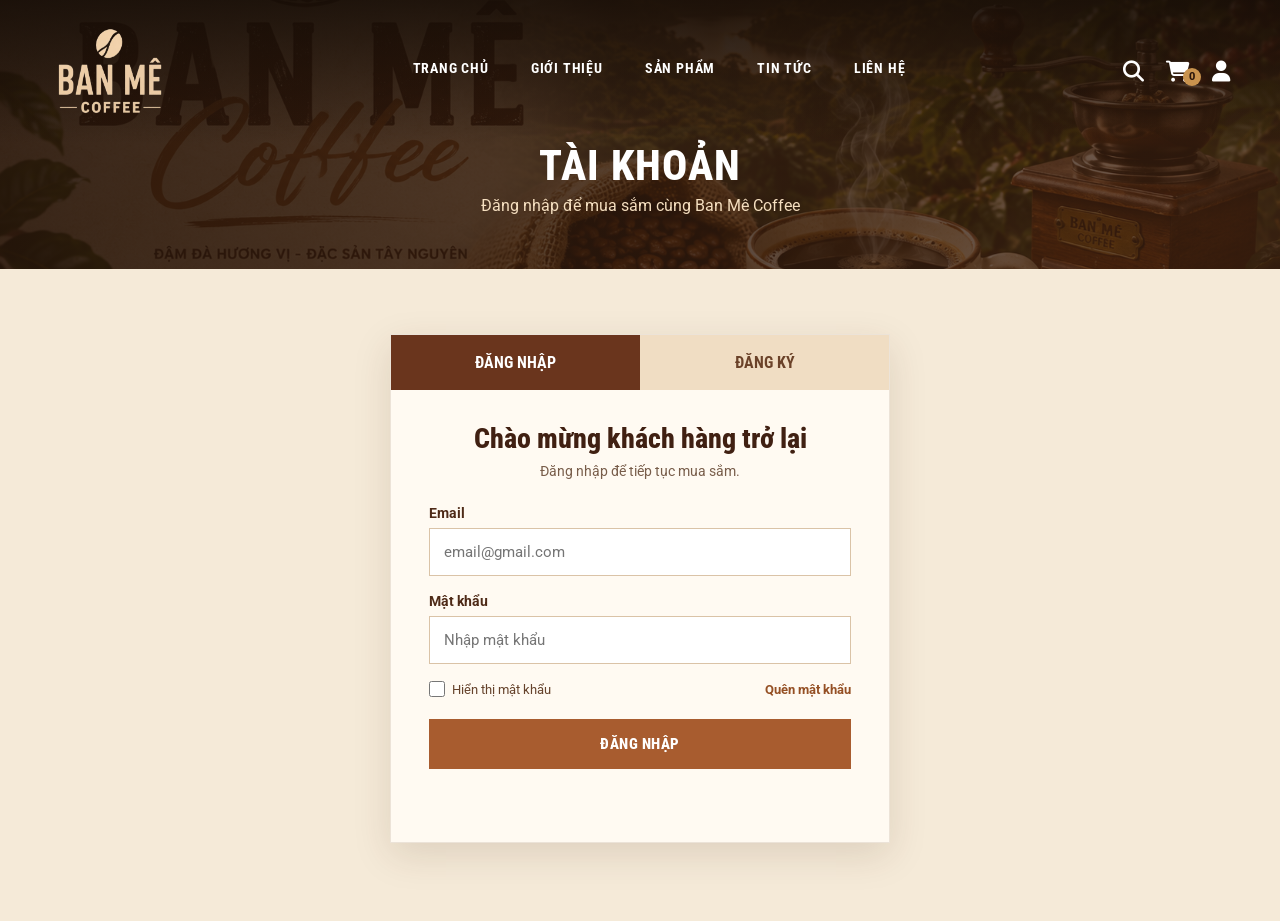
<file: tai-khoan.html>
<!doctype html>
<html lang="vi">
  <head>
    <meta charset="UTF-8" />
    <meta name="viewport" content="width=device-width, initial-scale=1.0" />
    <title>Tài khoản | Ban Mê Coffee</title>

    <link rel="preconnect" href="https://fonts.googleapis.com" />
    <link rel="preconnect" href="https://fonts.gstatic.com" crossorigin />
    <link href="https://fonts.googleapis.com/css2?family=Roboto+Condensed:wght@500;600;700;800&family=Roboto:wght@400;500;700&display=swap" rel="stylesheet" />
    <link rel="stylesheet" href="https://cdnjs.cloudflare.com/ajax/libs/font-awesome/6.5.0/css/all.min.css" />
    <link rel="stylesheet" href="css/style.css" />
    <link rel="stylesheet" href="css/taikhoan.css" />

    <script src="js/tai-khoan.js" defer></script>
  </head>

  <body>
    <header class="bm-header">
      <div class="bm-container bm-header-inner">
        <a class="bm-logo" href="index.html">
          <img src="image/logo.png" alt="Ban Mê Coffee" />
        </a>

        <nav class="bm-menu">
          <a href="index.html">Trang chủ</a>
          <a href="gioi-thieu.html">Giới thiệu</a>
          <a href="san-pham.html">Sản phẩm</a>
          
          <a href="tin-tuc.html">Tin tức</a>
          <a href="lien-he.html">Liên hệ</a>
        </nav>

        <div class="bm-header-icons">
          <a href="#" aria-label="Tìm kiếm"><i class="fa-solid fa-magnifying-glass"></i></a>
          <a class="bm-cart-icon" href="gio-hang.html" aria-label="Giỏ hàng">
            <i class="fa-solid fa-cart-shopping"></i>
            <span id="bmCartCount">0</span>
          </a>
          <a href="tai-khoan.html" aria-label="Tài khoản"><i class="fa-solid fa-user"></i></a>
        </div>

        <button class="bm-mobile-toggle" id="bmMobileToggle" aria-label="Mở menu">
          <i class="fa-solid fa-bars"></i>
        </button>
      </div>
    </header>

    <main>
      <section class="account-hero">
        <h1>Tài khoản</h1>
        <p>Đăng nhập để mua sắm cùng Ban Mê Coffee</p>
      </section>

      <section class="account-area">
        <div class="account-box">
            <div class="account-tabs" id="accountTabs">
              <button class="active" type="button" data-mode="login">Đăng nhập</button>
              <button type="button" data-mode="register">Đăng ký</button>
            </div>

            <div class="account-form" id="accountForm">
              <h2 id="formTitle">Chào mừng khách hàng trở lại</h2>
              <p id="formDescription">Đăng nhập để tiếp tục mua sắm.</p>

              <form id="authForm" novalidate>
                <div class="account-field" id="nameField" hidden>
                  <label for="fullName">Họ và tên</label>
                  <input id="fullName" type="text" autocomplete="name" placeholder="Nhập họ và tên" />
                </div>

                <div class="account-field">
                  <label for="email">Email</label>
                  <input id="email" type="email" autocomplete="email" placeholder="email@gmail.com" required />
                </div>

                <div class="account-field">
                  <label for="password">Mật khẩu</label>
                  <input id="password" type="password" autocomplete="current-password" placeholder="Nhập mật khẩu" required />
                </div>

                <div class="account-options" id="loginOptions">
                  <label>
                    <input id="showPassword" type="checkbox" /> Hiển thị mật khẩu
                  </label>
                  <a id="forgotPassword" href="#">Quên mật khẩu</a>
                </div>

                <button class="account-submit" id="submitButton" type="submit">Đăng nhập</button>
                <p class="account-message" id="accountMessage" role="alert"></p>
              </form>
            </div>

            <div class="account-dashboard" id="accountDashboard">
              <i class="fa-solid fa-circle-check"></i>
              <h2>Xin chào, <span id="customerName"></span>!</h2>
              <p> Đăng nhập thành công vào tài khoản Ban Mê Coffee.</p>
              <div class="account-actions">
                <a href="san-pham.html">Tiếp tục mua sắm</a>
                <button id="logoutButton" type="button">Đăng xuất</button>
              </div>
            </div>
          </div>
      </section>
    </main>
  </body>
</html>
</file>
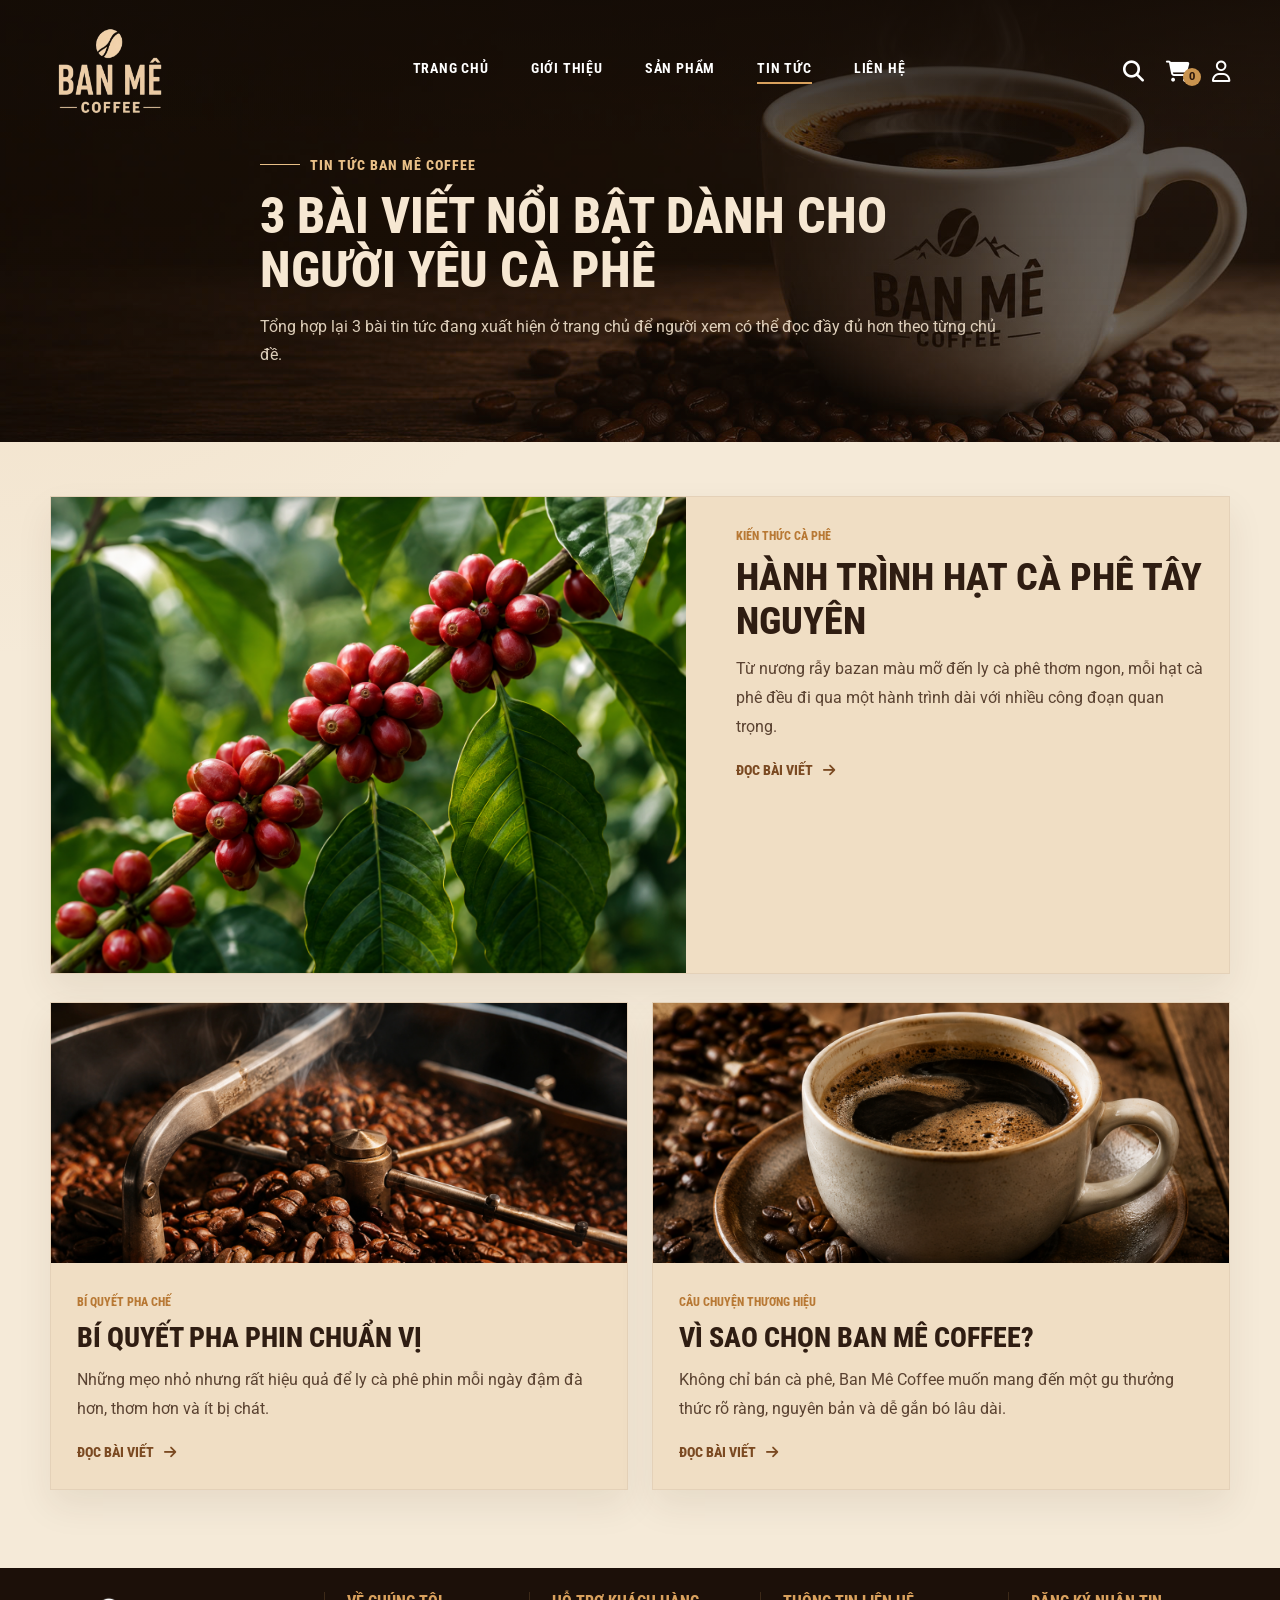
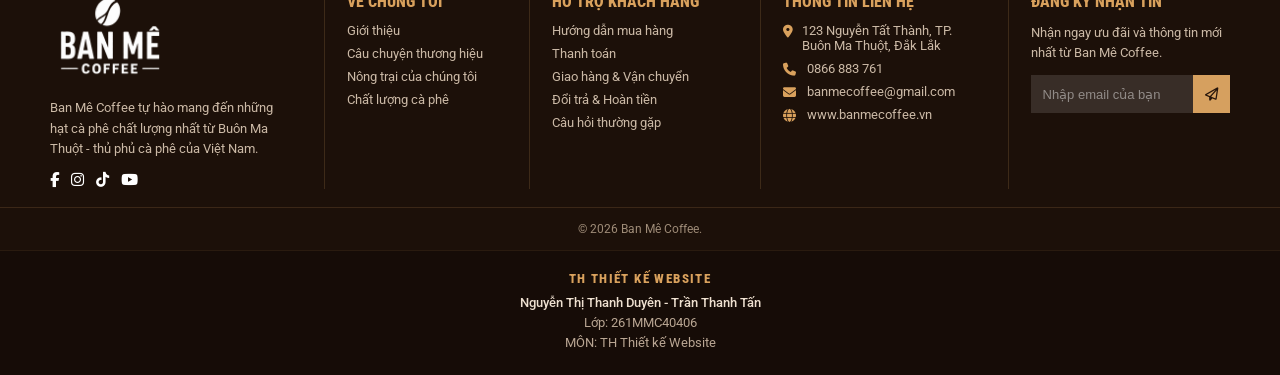
<file: tin-tuc.html>
<!doctype html>
<html lang="vi">
  <head>
    <meta charset="UTF-8" />
    <meta name="viewport" content="width=device-width, initial-scale=1.0" />
    <title>Tin tức | Ban Mê Coffee</title>

    <link rel="preconnect" href="https://fonts.googleapis.com" />
    <link rel="preconnect" href="https://fonts.gstatic.com" crossorigin />
    <link
      href="https://fonts.googleapis.com/css2?family=Roboto+Condensed:wght@500;600;700;800&family=Roboto:wght@400;500;700&display=swap"
      rel="stylesheet"
    />

    <link
      rel="stylesheet"
      href="https://cdnjs.cloudflare.com/ajax/libs/font-awesome/6.5.0/css/all.min.css"
    />

    <link rel="stylesheet" href="css/style.css" />
    <link rel="stylesheet" href="css/tintuc.css" />
  </head>

  <body>
    <header class="bm-header">
      <div class="bm-container bm-header-inner">
        <a href="index.html" class="bm-logo">
          <img src="image/logo.png" alt="Ban Mê Coffee" />
        </a>

        <nav class="bm-menu">
          <a href="index.html">Trang chủ</a>
          <a href="gioi-thieu.html">Giới thiệu</a>
          <a href="san-pham.html">Sản phẩm</a>
          
          <a href="tin-tuc.html" class="active">Tin tức</a>
          <a href="lien-he.html">Liên hệ</a>
        </nav>

        <div class="bm-header-icons">
          <a href="#" aria-label="Tìm kiếm">
            <i class="fa-solid fa-magnifying-glass"></i>
          </a>

          <a href="gio-hang.html" class="bm-cart-icon" aria-label="Giỏ hàng">
            <i class="fa-solid fa-cart-shopping"></i>
            <span id="bmCartCount">0</span>
          </a>

          <a href="tai-khoan.html" aria-label="Tài khoản">
            <i class="fa-regular fa-user"></i>
          </a>
        </div>

        <button
          class="bm-mobile-toggle"
          id="bmMobileToggle"
          aria-label="Mở menu"
        >
          <i class="fa-solid fa-bars"></i>
        </button>
      </div>
    </header>

    <main>
      <section class="tt-hero">
        <div class="bm-container tt-hero-inner">
          <span class="tt-kicker">Tin tức Ban Mê Coffee</span>
          <h1>3 bài viết nổi bật dành cho người yêu cà phê</h1>
          <p>
            Tổng hợp lại 3 bài tin tức đang xuất hiện ở trang chủ để người xem
            có thể đọc đầy đủ hơn theo từng chủ đề.
          </p>
        </div>
      </section>

      <section class="tt-listing">
        <div class="bm-container">
          <div class="tt-featured">
            <a
              href="chi-tiet-tin-tuc.html?id=hanh-trinh-hat-ca-phe-tay-nguyen"
              class="tt-featured-image"
            >
              <img
                src="image/tintuc1.png"
                alt="Hành trình hạt cà phê Tây Nguyên"
              />
            </a>

            <div class="tt-featured-content">
              <span>Kiến thức cà phê</span>
              <h2>
                <a
                  href="chi-tiet-tin-tuc.html?id=hanh-trinh-hat-ca-phe-tay-nguyen"
                >
                  Hành trình hạt cà phê Tây Nguyên
                </a>
              </h2>
              <p>
                Từ nương rẫy bazan màu mỡ đến ly cà phê thơm ngon, mỗi hạt cà
                phê đều đi qua một hành trình dài với nhiều công đoạn quan
                trọng.
              </p>
              <a
                href="chi-tiet-tin-tuc.html?id=hanh-trinh-hat-ca-phe-tay-nguyen"
                class="tt-read-more"
              >
                Đọc bài viết
                <i class="fa-solid fa-arrow-right"></i>
              </a>
            </div>
          </div>

          <div class="tt-grid">
            <article class="tt-card">
              <a
                href="chi-tiet-tin-tuc.html?id=bi-quyet-pha-phin-chuan-vi"
                class="tt-card-image"
              >
                <img src="image/tintuc2.png" alt="Bí quyết pha phin chuẩn vị" />
              </a>

              <div class="tt-card-content">
                <span>Bí quyết pha chế</span>
                <h3>
                  <a href="chi-tiet-tin-tuc.html?id=bi-quyet-pha-phin-chuan-vi">
                    Bí quyết pha phin chuẩn vị
                  </a>
                </h3>
                <p>
                  Những mẹo nhỏ nhưng rất hiệu quả để ly cà phê phin mỗi ngày
                  đậm đà hơn, thơm hơn và ít bị chát.
                </p>
                <a
                  href="chi-tiet-tin-tuc.html?id=bi-quyet-pha-phin-chuan-vi"
                  class="tt-read-more"
                >
                  Đọc bài viết
                  <i class="fa-solid fa-arrow-right"></i>
                </a>
              </div>
            </article>

            <article class="tt-card">
              <a
                href="chi-tiet-tin-tuc.html?id=vi-sao-chon-ban-me-coffee"
                class="tt-card-image"
              >
                <img src="image/tintuc3.png" alt="Vì sao chọn Ban Mê Coffee" />
              </a>

              <div class="tt-card-content">
                <span>Câu chuyện thương hiệu</span>
                <h3>
                  <a href="chi-tiet-tin-tuc.html?id=vi-sao-chon-ban-me-coffee">
                    Vì sao chọn Ban Mê Coffee?
                  </a>
                </h3>
                <p>
                  Không chỉ bán cà phê, Ban Mê Coffee muốn mang đến một gu
                  thưởng thức rõ ràng, nguyên bản và dễ gắn bó lâu dài.
                </p>
                <a
                  href="chi-tiet-tin-tuc.html?id=vi-sao-chon-ban-me-coffee"
                  class="tt-read-more"
                >
                  Đọc bài viết
                  <i class="fa-solid fa-arrow-right"></i>
                </a>
              </div>
            </article>
          </div>
        </div>
      </section>
    </main>

    <footer class="bm-footer">
      <div class="bm-container bm-footer-grid">
        <!-- Cột 1 -->
        <div class="bm-footer-col bm-footer-brand">
          <a href="index.html" class="bm-footer-logo">
            <img src="image/logo-footer.png" alt="Ban Mê Coffee" />
          </a>

          <p>
            Ban Mê Coffee tự hào mang đến những hạt cà phê chất lượng nhất từ
            Buôn Ma Thuột - thủ phủ cà phê của Việt Nam.
          </p>

          <div class="bm-social">
            <a href="#"><i class="fa-brands fa-facebook-f"></i></a>
            <a href="#"><i class="fa-brands fa-instagram"></i></a>
            <a href="#"><i class="fa-brands fa-tiktok"></i></a>
            <a href="#"><i class="fa-brands fa-youtube"></i></a>
          </div>
        </div>

        <!-- Cột 2 -->
        <div class="bm-footer-col">
          <h3>Về chúng tôi</h3>
          <ul>
            <li><a href="gioi-thieu.html">Giới thiệu</a></li>
            <li><a href="tin-tuc.html">Câu chuyện thương hiệu</a></li>
            <li><a href="#">Nông trại của chúng tôi</a></li>
            <li><a href="ca-phe-ban-me.html">Chất lượng cà phê</a></li>
          </ul>
        </div>

        <!-- Cột 3 -->
        <div class="bm-footer-col">
          <h3>Hỗ trợ khách hàng</h3>
          <ul>
            <li><a href="san-pham.html">Hướng dẫn mua hàng</a></li>
            <li><a href="dat-hang.html">Thanh toán</a></li>
            <li><a href="#">Giao hàng & Vận chuyển</a></li>
            <li><a href="#">Đổi trả & Hoàn tiền</a></li>
            <li><a href="lien-he.html">Câu hỏi thường gặp</a></li>
          </ul>
        </div>

        <!-- Cột 4 -->
        <div class="bm-footer-col">
          <h3>Thông tin liên hệ</h3>

          <ul class="bm-contact-list">
            <li>
              <i class="fa-solid fa-location-dot"></i>
              <span>123 Nguyễn Tất Thành, TP. Buôn Ma Thuột, Đắk Lắk</span>
            </li>

            <li>
              <i class="fa-solid fa-phone"></i>
              <a href="tel:0866883761">0866 883 761</a>
            </li>

            <li>
              <i class="fa-solid fa-envelope"></i>
              <a href="mailto:banmecoffee@gmail.com">banmecoffee@gmail.com</a>
            </li>

            <li>
              <i class="fa-solid fa-globe"></i>
              <a href="https://banmecoffee.vn">www.banmecoffee.vn</a>
            </li>
          </ul>
        </div>

        <!-- Cột 5 -->
        <div class="bm-footer-col">
          <h3>Đăng ký nhận tin</h3>

          <p>Nhận ngay ưu đãi và thông tin mới nhất từ Ban Mê Coffee.</p>

          <form class="bm-newsletter">
            <input type="email" placeholder="Nhập email của bạn" required />
            <button type="submit" aria-label="Gửi đăng ký">
              <i class="fa-regular fa-paper-plane"></i>
            </button>
          </form>
        </div>
      </div>

      <div class="bm-copyright">© 2026 Ban Mê Coffee.</div>
      <div class="bm-student-credit">
       <p class="bm-student-credit-title">TH Thiết kế Website</p>
        <p>Nguyễn Thị Thanh Duyên - Trần Thanh Tấn</p>
        <p>Lớp: 261MMC40406</p>
        <p>MÔN: TH Thiết kế Website</p>
      </div>
    </footer>

    <button class="bm-back-to-top" id="bmBackToTop" aria-label="Lên đầu trang">
      <i class="fa-solid fa-arrow-up"></i>
    </button>

    <script>
      const bmCartStorageKey = "bm-cart-items";

      function getCartItems() {
        try {
          const raw = localStorage.getItem(bmCartStorageKey);
          const parsed = raw ? JSON.parse(raw) : [];
          return Array.isArray(parsed) ? parsed : [];
        } catch (error) {
          return [];
        }
      }

      function updateCartCount() {
        const cartCount = document.getElementById("bmCartCount");

        if (!cartCount) {
          return;
        }

        const total = getCartItems().reduce(function (sum, item) {
          return sum + (item.quantity || 0);
        }, 0);

        cartCount.textContent = total;
      }

      updateCartCount();

      const bmBackToTop = document.getElementById("bmBackToTop");

      if (bmBackToTop) {
        window.addEventListener("scroll", function () {
          if (window.scrollY > 250) {
            bmBackToTop.classList.add("show");
          } else {
            bmBackToTop.classList.remove("show");
          }
        });

        bmBackToTop.addEventListener("click", function () {
          window.scrollTo({
            top: 0,
            behavior: "smooth",
          });
        });
      }

      const bmMobileToggle = document.getElementById("bmMobileToggle");
      const bmHeader = document.querySelector(".bm-header");
      const bmMenuLinks = document.querySelectorAll(".bm-menu a");

      if (bmMobileToggle && bmHeader) {
        bmMobileToggle.addEventListener("click", function () {
          bmHeader.classList.toggle("is-open");

          const icon = bmMobileToggle.querySelector("i");

          if (bmHeader.classList.contains("is-open")) {
            icon.classList.remove("fa-bars");
            icon.classList.add("fa-xmark");
          } else {
            icon.classList.remove("fa-xmark");
            icon.classList.add("fa-bars");
          }
        });

        bmMenuLinks.forEach(function (link) {
          link.addEventListener("click", function () {
            bmHeader.classList.remove("is-open");

            const icon = bmMobileToggle.querySelector("i");
            icon.classList.remove("fa-xmark");
            icon.classList.add("fa-bars");
          });
        });
      }
    </script>
    <script src="js/site-search.js"></script>
  </body>
</html>
</file>
<file: css/style.css>
/* ==================================================
  RESET CƠ BẢN
================================================== */
* {
  box-sizing: border-box;
}

body {
  margin: 0;
  font-family: "Roboto", sans-serif;
  background: #f5ead8;
  color: #332217;
}

body.bm-search-open {
  overflow: hidden;
}

a {
  color: inherit;
  text-decoration: none;
}

img {
  max-width: 100%;
  display: block;
}

.bm-container {
  width: min(1180px, calc(100% - 32px));
  margin: 0 auto;
}

/* ==================================================
  HEADER: LOGO - MENU - ICON
================================================== */
.bm-header {
  position: absolute;
  top: 0;
  left: 0;
  width: 100%;
  z-index: 20;
  padding: 22px 0;
  background: linear-gradient(
    to bottom,
    rgba(20, 12, 6, 0.78),
    rgba(20, 12, 6, 0)
  );
}

.bm-header-inner {
  display: flex;
  align-items: center;
  justify-content: space-between;
  gap: 28px;
}

.bm-logo {
  width: 145px;
  color: #fff;
  display: inline-flex;
  flex-direction: column;
  align-items: flex-start;
  line-height: 1;
  letter-spacing: 2px;
}

.bm-logo img {
  width: 120px;
  height: auto;
}

.bm-logo-main {
  font-family: "Roboto Condensed", sans-serif;
  font-size: 27px;
  font-weight: 800;
}

.bm-logo-sub {
  font-size: 12px;
  font-weight: 700;
  letter-spacing: 4px;
  position: relative;
  padding-left: 28px;
  margin-top: 4px;
}

.bm-logo-sub::before {
  content: "";
  width: 24px;
  height: 1px;
  background: #fff;
  position: absolute;
  top: 50%;
  left: 0;
}

.bm-menu {
  display: flex;
  align-items: center;
  gap: 42px;
}

.bm-menu a {
  color: #fff;
  font-family: "Roboto Condensed", sans-serif;
  font-size: 14px;
  font-weight: 700;
  text-transform: uppercase;
  letter-spacing: 0.8px;
  position: relative;
  padding-bottom: 8px;
}
/* .bm-menu a {
    color: #b81f1f;
    font-family: "Roboto Condensed", sans-serif;
    font-size: 14px;
    font-weight: 700;
    text-transform: uppercase;
    letter-spacing: 0.8px;
    position: relative;
    padding-bottom: 8px;
} */
.bm-menu a::after {
  content: "";
  width: 0;
  height: 2px;
  background: #d9a15d;
  position: absolute;
  left: 0;
  bottom: 0;
  transition: 0.3s ease;
}

.bm-menu a:hover::after,
.bm-menu a.active::after {
  width: 100%;
}

.bm-header-icons {
  display: flex;
  align-items: center;
  gap: 22px;
}

.bm-header-icons a {
  color: #fff;
  font-size: 21px;
  position: relative;
  transition: 0.3s ease;
}

.bm-header-icons a:hover {
  color: #d9a15d;
}

.bm-cart-icon span {
  min-width: 18px;
  height: 18px;
  background: #c9934e;
  color: #2a160b;
  border-radius: 50%;
  font-size: 11px;
  font-weight: 800;
  display: inline-flex;
  align-items: center;
  justify-content: center;
  position: absolute;
  top: 8px;
  right: -11px;
}

.bm-mobile-toggle {
  display: none;
  width: 42px;
  height: 42px;
  border: 1px solid rgba(255, 255, 255, 0.45);
  background: transparent;
  color: #fff;
  font-size: 20px;
  cursor: pointer;
}

/* ==================================================
  SEARCH OVERLAY
================================================== */
.bm-search-overlay {
  position: fixed;
  inset: 0;
  background: rgba(18, 10, 5, 0.76);
  z-index: 2000;
  padding: 24px 16px;
  display: flex;
  align-items: flex-start;
  justify-content: center;
  overflow-y: auto;
}

.bm-search-overlay[hidden] {
  display: none;
}

.bm-search-dialog {
  width: min(760px, 100%);
  margin-top: 72px;
  background: #f6ead7;
  border: 1px solid rgba(91, 59, 37, 0.12);
  box-shadow: 0 20px 48px rgba(0, 0, 0, 0.22);
}

.bm-search-head {
  display: grid;
  grid-template-columns: 1fr auto;
  gap: 12px;
  padding: 18px;
  border-bottom: 1px solid rgba(91, 59, 37, 0.1);
}

.bm-search-input-wrap {
  display: flex;
  align-items: center;
  gap: 12px;
  padding: 0 14px;
  background: #fff8ef;
  border: 1px solid rgba(91, 59, 37, 0.14);
}

.bm-search-input-wrap i {
  color: #8d6037;
}

.bm-search-input-wrap input {
  width: 100%;
  height: 52px;
  border: 0;
  outline: 0;
  background: transparent;
  color: #2f1d12;
  font: inherit;
}

.bm-search-close {
  width: 52px;
  height: 52px;
  border: 1px solid rgba(91, 59, 37, 0.14);
  background: #fff8ef;
  color: #2f1d12;
  cursor: pointer;
}

.bm-search-results {
  max-height: min(60vh, 520px);
  overflow-y: auto;
  padding: 10px;
}

.bm-search-item {
  display: block;
  padding: 14px 14px 13px;
  border-bottom: 1px solid rgba(91, 59, 37, 0.08);
  transition: 0.2s ease;
}

.bm-search-item:hover {
  background: rgba(214, 160, 95, 0.12);
}

.bm-search-type {
  display: inline-block;
  margin-bottom: 6px;
  color: #b87935;
  font-family: "Roboto Condensed", sans-serif;
  font-size: 12px;
  font-weight: 800;
  text-transform: uppercase;
}

.bm-search-item strong {
  display: block;
  color: #2f1d12;
  font-family: "Roboto Condensed", sans-serif;
  font-size: 24px;
  font-weight: 800;
  line-height: 1.15;
  text-transform: uppercase;
}

.bm-search-item p,
.bm-search-empty {
  margin: 7px 0 0;
  color: #5a4231;
  font-size: 14px;
  line-height: 1.7;
}

.bm-search-empty {
  padding: 18px 14px 20px;
}

/* ==================================================
  BANNER
  Ảnh banner đã có chữ, chỉ đặt nút lên ảnh
================================================== */
.bm-hero {
  position: relative;
  min-height: 520px;
  overflow: hidden;
  background: #201006;
}

.bm-hero-img {
  width: 100%;
  object-fit: cover;
}

.bm-hero-content {
  position: absolute;
  left: 50%;
  bottom: 118px;
  transform: translateX(-50%);
  z-index: 5;
}

.bm-hero-btn {
  display: inline-flex;
  align-items: center;
  gap: 18px;
  min-width: 205px;
  height: 52px;
  padding: 0 26px;
  background: #d6a05f;
  color: #2a180e;
  border: 1px solid rgba(255, 255, 255, 0.25);
  font-family: "Roboto Condensed", sans-serif;
  font-size: 16px;
  font-weight: 800;
  text-transform: uppercase;
  letter-spacing: 0.8px;
  transition: 0.3s ease;
}

.bm-hero-btn:hover {
  background: #f0bc75;
  transform: translateY(-3px);
}

/* ==================================================
  4 CỘT CAM KẾT
================================================== */
.bm-features {
  background: #22130b;
  border-top: 1px solid rgba(217, 161, 93, 0.25);
  border-bottom: 1px solid rgba(217, 161, 93, 0.25);
  position: relative;
}

.bm-features::before {
  content: "";
  width: 100%;
  height: 18px;
  background: linear-gradient(
    135deg,
    transparent 0 35%,
    #22130b 36% 65%,
    transparent 66% 100%
  );
  background-size: 42px 18px;
  position: absolute;
  left: 0;
  top: -17px;
  opacity: 0.95;
}

.bm-features-grid {
  display: grid;
  grid-template-columns: repeat(4, 1fr);
}

.bm-feature-item {
  display: flex;
  align-items: center;
  gap: 18px;
  min-height: 108px;
  padding: 22px 28px;
  border-right: 1px solid rgba(217, 161, 93, 0.18);
}

.bm-feature-item:last-child {
  border-right: 0;
}

.bm-feature-icon {
  width: 62px;
  height: 62px;
  flex: 0 0 62px;
  display: flex;
  align-items: center;
  justify-content: center;
}

.bm-feature-icon img {
  width: 56px;
  height: 56px;
  object-fit: contain;
  display: block;
  transition: 0.3s ease;
}

.bm-feature-item:hover .bm-feature-icon img {
  transform: scale(1.08);
}

.bm-feature-text h3 {
  margin: 0 0 6px;
  color: #d9a15d;
  font-family: "Roboto Condensed", sans-serif;
  font-size: 15px;
  font-weight: 800;
  text-transform: uppercase;
  letter-spacing: 0.5px;
}

.bm-feature-text p {
  margin: 0;
  color: #ead9c5;
  font-size: 14px;
  line-height: 1.45;
}

/* ==================================================
  SẢN PHẨM NỔI BẬT
================================================== */
.bm-products {
  padding: 22px 0 8px;
  background:
    radial-gradient(
      circle at center,
      rgba(255, 255, 255, 0.5),
      transparent 45%
    ),
    #f4e5cf;
}

.bm-section-title {
  text-align: center;
  margin-bottom: 40px;
}
.bm-section-title h2 {
  margin: 0;
  color: #5b3b25;
  font-family: "Roboto Condensed", sans-serif;
  font-size: 27px;
  font-weight: 800;
  text-transform: uppercase;
  letter-spacing: 1px;
}

.bm-section-title span {
  display: inline-flex;
  align-items: center;
  justify-content: center;
  color: #2e1b10;
  font-size: 15px;
  margin-top: 8px;
  position: relative;
}

.bm-section-title span::before,
.bm-section-title span::after {
  content: "";
  width: 80px;
  height: 1px;
  background: rgba(91, 59, 37, 0.35);
  position: absolute;
  top: 50%;
}

.bm-section-title span::before {
  right: 28px;
}

.bm-section-title span::after {
  left: 28px;
}

.bm-product-grid {
  display: grid;
  grid-template-columns: repeat(4, 1fr);
  gap: 22px;
}

.bm-product-card {
  background: rgb(248 222 183);
  border: 1px solid rgba(91, 59, 37, 0.08);
  text-align: center;
  padding: 0 18px 18px;
  transition: 0.3s ease;
  position: relative;
  overflow: visible;
  margin-top: 55px;
}
.bm-product-card:hover {
  transform: translateY(-14px) scale(1.05);
  box-shadow: 0 18px 35px rgba(60, 35, 18, 0.12);
}
.bm-product-img {
  height: 185px;
  display: flex;
  align-items: flex-end;
  justify-content: center;
  margin-bottom: 8px;
  margin-top: -55px;
}

.bm-product-img img {
  max-height: 225px;
  object-fit: contain;
  transition: 0.3s ease;
  transform: translateY(-8px);
}

.bm-product-card:hover .bm-product-img img {
  transform: scale(1.05);
}

.bm-product-card h3 {
  margin: 8px 0 2px;
  color: #3c2618;
  font-family: "Roboto Condensed", sans-serif;
  font-size: 18px;
  font-weight: 800;
  text-transform: uppercase;
}

.bm-product-card p {
  margin: 0 0 8px;
  color: #3c2618;
  font-family: "Roboto Condensed", sans-serif;
  font-size: 17px;
  font-weight: 800;
  text-transform: uppercase;
}

.bm-product-price {
  color: #b23a20;
  font-family: "Roboto Condensed", sans-serif;
  font-size: 22px;
  font-weight: 800;
  margin-bottom: 9px;
}

.bm-buy-btn {
  width: 130px;
  height: 30px;
  margin: 0 auto;
  border: 1px solid #6a4a32;
  color: #3c2618;
  display: inline-flex;
  align-items: center;
  justify-content: center;
  gap: 12px;
  font-family: "Roboto Condensed", sans-serif;
  font-size: 13px;
  font-weight: 800;
  text-transform: uppercase;
  transition: 0.3s ease;
}

.bm-buy-btn:hover {
  background: #3c2618;
  color: #fff;
}

.bm-view-all {
  text-align: center;
  margin-top: 18px;
}

.bm-view-all a {
  min-width: 230px;
  height: 34px;
  border: 1px solid #5c3b25;
  display: inline-flex;
  align-items: center;
  justify-content: center;
  gap: 18px;
  color: #3c2618;
  font-family: "Roboto Condensed", sans-serif;
  font-size: 14px;
  font-weight: 800;
  text-transform: uppercase;
  transition: 0.3s ease;
}

.bm-view-all a:hover {
  background: #3c2618;
  color: #fff;
}

/* ==================================================
  CTA NGANG TRƯỚC FOOTER
================================================== */
.bm-cta {
  position: relative;
  min-height: 250px;
  background:
    linear-gradient(
      90deg,
      rgba(24, 13, 6, 0.98) 0%,
      rgba(24, 13, 6, 0.92) 35%,
      rgba(24, 13, 6, 0.52) 62%,
      rgba(24, 13, 6, 0.15) 100%
    ),
    url("../image/nen.png") center right / cover no-repeat;
  overflow: hidden;
  display: flex;
  align-items: center;
}

.bm-cta::before {
  content: "";
  position: absolute;
  inset: 0;
  background:
    radial-gradient(
      circle at 80% 50%,
      rgba(214, 160, 95, 0.15),
      transparent 35%
    ),
    linear-gradient(to bottom, rgba(0, 0, 0, 0.1), rgba(0, 0, 0, 0.25));
  pointer-events: none;
}

.bm-cta-inner {
  position: relative;
  z-index: 2;
  min-height: 250px;
  display: flex;
  align-items: center;
}

.bm-cta-content {
  max-width: 560px;
  padding: 36px 0 34px 70px;
  position: relative;
}

.bm-cta-decor {
  position: absolute;
  left: 0;
  top: 68px;
  width: 56px;
  height: 44px;
  opacity: 0.65;
}

.bm-cta-decor::before,
.bm-cta-decor::after,
.bm-cta-decor span {
  content: "";
  position: absolute;
  bottom: 8px;
  border-left: 28px solid transparent;
  border-right: 28px solid transparent;
  border-bottom: 34px solid rgba(201, 147, 78, 0.25);
}

.bm-cta-decor::after {
  left: 14px;
  bottom: 4px;
  transform: scale(0.72);
  border-bottom-color: rgba(201, 147, 78, 0.18);
}

.bm-cta-decor span {
  left: -16px;
  bottom: 0;
  transform: scale(0.58);
  border-bottom-color: rgba(201, 147, 78, 0.14);
}

.bm-cta h2 {
  margin: 0 0 14px;
  color: #d6a05f;
  font-family: "Roboto Condensed", sans-serif;
  font-size: 38px;
  font-weight: 800;
  line-height: 1.18;
  text-transform: uppercase;
  letter-spacing: 1px;
}

.bm-cta h2 span {
  display: block;
  margin-bottom: 4px;
}

.bm-cta p {
  max-width: 455px;
  margin: 0 0 22px;
  color: #f0ddc4;
  font-size: 15px;
  line-height: 1.65;
}

.bm-cta-btn {
  height: 42px;
  padding: 0 24px;
  background: #d6a05f;
  color: #26150b;
  display: inline-flex;
  align-items: center;
  justify-content: center;
  gap: 16px;
  font-family: "Roboto Condensed", sans-serif;
  font-size: 14px;
  font-weight: 800;
  text-transform: uppercase;
  letter-spacing: 0.5px;
  border: 1px solid rgba(255, 255, 255, 0.18);
  transition: 0.3s ease;
}

.bm-cta-btn:hover {
  background: #f0bc75;
  transform: translateY(-3px);
}

.bm-cta-btn i {
  font-size: 13px;
  transition: 0.3s ease;
}

.bm-cta-btn:hover i {
  transform: translateX(5px);
}

/* ==================================================
  SECTION GIỚI THIỆU / CÂU CHUYỆN THƯƠNG HIỆU
================================================== */
.bm-about {
  padding: 58px 0;
  background:
    radial-gradient(
      circle at top left,
      rgba(214, 160, 95, 0.16),
      transparent 32%
    ),
    #f5ead8;
}

.bm-about-grid {
  display: grid;
  grid-template-columns: 1.08fr 1fr;
  gap: 48px;
  align-items: center;
}

.bm-about-image {
  position: relative;
  border-radius: 14px;
  overflow: hidden;
  box-shadow: 0 20px 45px rgba(58, 33, 17, 0.18);
}

.bm-about-image::before {
  content: "";
  position: absolute;
  inset: 0;
  background: linear-gradient(
    to bottom,
    rgba(32, 16, 7, 0.04),
    rgba(32, 16, 7, 0.18)
  );
  z-index: 1;
  pointer-events: none;
}

.bm-about-image img {
  width: 100%;
  height: 340px;
  object-fit: cover;
  transition: 0.45s ease;
}

.bm-about-image:hover img {
  transform: scale(1.05);
}

.bm-about-content {
  padding-right: 20px;
}

.bm-about-subtitle {
  display: inline-block;
  color: #b87935;
  font-family: "Roboto Condensed", sans-serif;
  font-size: 15px;
  font-weight: 800;
  text-transform: uppercase;
  letter-spacing: 0.8px;
  margin-bottom: 8px;
}

.bm-about-content h2 {
  margin: 0 0 18px;
  color: #2b1a10;
  font-family: "Roboto Condensed", sans-serif;
  font-size: 42px;
  font-weight: 800;
  line-height: 1.15;
  text-transform: uppercase;
  position: relative;
}

.bm-about-content h2::after {
  content: "";
  width: 92px;
  height: 2px;
  background: #3c2618;
  display: block;
  margin-top: 12px;
}

.bm-about-desc {
  margin: 0 0 28px;
  color: #4b3424;
  font-size: 15px;
  line-height: 1.75;
  max-width: 560px;
}

.bm-about-list {
  display: flex;
  flex-direction: column;
  gap: 20px;
}

.bm-about-item {
  display: grid;
  grid-template-columns: 58px 1fr;
  gap: 16px;
  align-items: flex-start;
}

.bm-about-icon {
  width: 54px;
  height: 54px;
  background: #20120a;
  color: #d6a05f;
  border-radius: 50%;
  display: flex;
  align-items: center;
  justify-content: center;
  font-size: 23px;
  box-shadow: 0 10px 22px rgba(32, 18, 10, 0.18);
  transition: 0.3s ease;
}

.bm-about-item:hover .bm-about-icon {
  background: #d6a05f;
  color: #20120a;
  transform: translateY(-4px);
}

.bm-about-item h3 {
  margin: 0 0 6px;
  color: #3a2417;
  font-family: "Roboto Condensed", sans-serif;
  font-size: 18px;
  font-weight: 800;
  text-transform: uppercase;
}

.bm-about-item p {
  margin: 0;
  color: #5a4231;
  font-size: 14px;
  line-height: 1.55;
}

/* ==================================================
  SECTION TIN TỨC / BÀI VIẾT
================================================== */
.bm-news-section {
  padding: 42px 0 46px;
  background:
    radial-gradient(
      circle at top center,
      rgba(214, 160, 95, 0.12),
      transparent 35%
    ),
    #f5ead8;
}

.bm-news-heading {
  display: grid;
  grid-template-columns: 1fr auto 1fr;
  align-items: center;
  margin-bottom: 28px;
}

.bm-news-title {
  margin-bottom: 0;
}

.bm-news-view-all {
  justify-self: end;
  display: inline-flex;
  align-items: center;
  gap: 12px;
  color: #3c2618;
  font-family: "Roboto Condensed", sans-serif;
  font-size: 14px;
  font-weight: 800;
  text-transform: uppercase;
  transition: 0.3s ease;
}

.bm-news-view-all:hover {
  color: #b87935;
}

.bm-news-view-all i {
  transition: 0.3s ease;
}

.bm-news-view-all:hover i {
  transform: translateX(5px);
}

.bm-news-grid {
  display: grid;
  grid-template-columns: repeat(3, 1fr);
  gap: 26px;
}

.bm-news-card {
  background: #ecd7bb;
  border-radius: 8px;
  overflow: hidden;
  display: grid;
  grid-template-columns: 46% 54%;
  min-height: 150px;
  border: 1px solid rgba(91, 59, 37, 0.08);
  transition: 0.35s ease;
}

.bm-news-card:hover {
  transform: translateY(-6px);
  box-shadow: 0 18px 36px rgba(60, 35, 18, 0.14);
}

.bm-news-img {
  display: block;
  height: 100%;
  overflow: hidden;
}

.bm-news-img img {
  width: 100%;
  height: 100%;
  min-height: 150px;
  object-fit: cover;
  transition: 0.45s ease;
}

.bm-news-card:hover .bm-news-img img {
  transform: scale(1.08);
}

.bm-news-content {
  padding: 18px 16px 15px;
  display: flex;
  flex-direction: column;
  align-items: flex-start;
}

.bm-news-content span {
  display: inline-block;
  color: #b87935;
  font-family: "Roboto Condensed", sans-serif;
  font-size: 12px;
  font-weight: 800;
  text-transform: uppercase;
  margin-bottom: 8px;
}

.bm-news-content h3 {
  margin: 0 0 8px;
  color: #2f1d12;
  font-family: "Roboto Condensed", sans-serif;
  font-size: 19px;
  font-weight: 800;
  line-height: 1.22;
}

.bm-news-content h3 a {
  color: inherit;
  transition: 0.3s ease;
}

.bm-news-content h3 a:hover {
  color: #9a5d23;
}

.bm-news-content p {
  margin: 0 0 14px;
  color: #5d4635;
  font-size: 14px;
  line-height: 1.55;
}

.bm-news-more {
  margin-top: auto;
  display: inline-flex;
  align-items: center;
  gap: 9px;
  color: #7b4a22;
  font-family: "Roboto Condensed", sans-serif;
  font-size: 13px;
  font-weight: 800;
  text-transform: uppercase;
  transition: 0.3s ease;
}

.bm-news-more:hover {
  color: #2f1d12;
}

.bm-news-more i {
  font-size: 12px;
  transition: 0.3s ease;
}

.bm-news-more:hover i {
  transform: translateX(5px);
}

/* ==================================================
  FOOTER
================================================== */
.bm-footer {
  background: #1c1009;
  color: #cbb9a6;
  padding-top: 24px;
}

.bm-footer-grid {
  display: grid;
  grid-template-columns: 1.4fr 1fr 1.15fr 1.25fr 1.3fr;
  gap: 34px;
}

.bm-footer-col {
  border-left: 1px solid rgba(217, 161, 93, 0.18);
  padding-left: 22px;
}

.bm-footer-brand {
  border-left: 0;
  padding-left: 0;
}

.bm-footer-logo {
  display: inline-block;
  margin-bottom: 14px;
}

.bm-footer-logo img {
  width: 118px;
  height: auto;
  display: block;
  object-fit: contain;
}

.bm-footer-logo span {
  font-family: "Roboto Condensed", sans-serif;
  font-size: 25px;
  font-weight: 800;
  letter-spacing: 1.5px;
}

.bm-footer-logo small {
  font-size: 11px;
  letter-spacing: 4px;
  margin-top: 4px;
}

.bm-footer p {
  margin: 0 0 12px;
  font-size: 13px;
  line-height: 1.55;
}

.bm-footer-col h3 {
  margin: 0 0 12px;
  color: #d9a15d;
  font-family: "Roboto Condensed", sans-serif;
  font-size: 16px;
  font-weight: 800;
  text-transform: uppercase;
}

.bm-footer-col ul {
  margin: 0;
  padding: 0;
  list-style: none;
}

.bm-footer-col li {
  margin-bottom: 8px;
  font-size: 13px;
}

.bm-footer-col a {
  color: #cbb9a6;
  transition: 0.3s ease;
}

.bm-footer-col a:hover {
  color: #d9a15d;
}

.bm-social {
  display: flex;
  align-items: center;
  gap: 12px;
}

.bm-social a {
  color: #fff;
  font-size: 15px;
}

.bm-contact-list li {
  display: flex;
  gap: 9px;
  align-items: flex-start;
}

.bm-contact-list i {
  color: #d9a15d;
  width: 15px;
  margin-top: 2px;
}

.bm-newsletter {
  display: flex;
  margin-top: 10px;
  height: 38px;
}

.bm-newsletter input {
  width: 100%;
  border: 0;
  outline: 0;
  background: rgba(255, 255, 255, 0.12);
  color: #fff;
  padding: 0 12px;
  font-size: 13px;
}

.bm-newsletter input::placeholder {
  color: rgba(255, 255, 255, 0.45);
}

.bm-newsletter button {
  width: 44px;
  border: 0;
  background: #d6a05f;
  color: #26150b;
  cursor: pointer;
  transition: 0.3s ease;
}

.bm-newsletter button:hover {
  background: #f0bc75;
}

.bm-copyright {
  text-align: center;
  padding: 14px 16px;
  margin-top: 18px;
  border-top: 1px solid rgba(217, 161, 93, 0.16);
  font-size: 12px;
  color: #9f8c78;
}

.bm-student-credit {
  padding: 18px 16px 22px;
  border-top: 1px solid rgba(217, 161, 93, 0.1);
  background: #160c07;
  color: #b9a693;
  text-align: center;
  font-size: 12px;
  line-height: 1.7;
}

.bm-student-credit p {
  margin: 0;
}

.bm-student-credit-title {
  margin-bottom: 4px !important;
  color: #d9a15d;
  font-family: "Roboto Condensed", sans-serif;
  font-size: 14px;
  font-weight: 800;
  letter-spacing: 1.4px;
  text-transform: uppercase;
}

.bm-student-credit p:nth-child(2) {
  color: #eee0d0;
  font-weight: 500;
}

/* ==================================================
  NÚT BACK TO TOP
================================================== */
.bm-back-to-top {
  position: fixed;
  right: 24px;
  bottom: 24px;
  width: 46px;
  height: 46px;
  border: 1px solid rgba(214, 160, 95, 0.6);
  border-radius: 50%;
  background: #24140b;
  color: #d6a05f;
  font-size: 18px;
  display: flex;
  align-items: center;
  justify-content: center;
  cursor: pointer;
  z-index: 999;
  opacity: 0;
  visibility: hidden;
  transform: translateY(18px);
  transition: 0.3s ease;
  box-shadow: 0 10px 25px rgba(0, 0, 0, 0.28);
}

.bm-back-to-top.show {
  opacity: 1;
  visibility: visible;
  transform: translateY(0);
}

.bm-back-to-top:hover {
  background: #d6a05f;
  color: #24140b;
  transform: translateY(-4px);
}

.bm-back-to-top i {
  transition: 0.3s ease;
}

.bm-back-to-top:hover i {
  transform: translateY(-3px);
}
@media (max-width: 768px) {
  .bm-back-to-top {
    right: 16px;
    bottom: 16px;
    width: 42px;
    height: 42px;
    font-size: 16px;
  }
}

/* ==================================================
  RESPONSIVE TABLET
================================================== */
@media (max-width: 1024px) {
  .bm-menu {
    gap: 22px;
  }

  .bm-menu a {
    font-size: 13px;
  }

  .bm-hero,
  .bm-hero-img {
    height: 460px;
    min-height: 460px;
  }

  .bm-hero-content {
    bottom: 90px;
  }

  .bm-features-grid {
    grid-template-columns: repeat(2, 1fr);
  }

  .bm-feature-item {
    border-bottom: 1px solid rgba(217, 161, 93, 0.18);
  }

  .bm-product-grid {
    grid-template-columns: repeat(2, 1fr);
  }

  .bm-footer-grid {
    grid-template-columns: repeat(2, 1fr);
  }
}

/* ==================================================
  RESPONSIVE MOBILE
================================================== */
@media (max-width: 768px) {
  .bm-header {
    padding: 14px 0;
  }

  .bm-menu,
  .bm-header-icons {
    display: none;
  }

  .bm-mobile-toggle {
    display: inline-flex;
    align-items: center;
    justify-content: center;
  }

  .bm-logo-main {
    font-size: 23px;
  }

  .bm-hero,
  .bm-hero-img {
    height: 390px;
    min-height: 390px;
  }

  .bm-hero-img {
    object-position: center top;
  }

  .bm-hero-content {
    bottom: 45px;
  }

  .bm-hero-btn {
    min-width: 175px;
    height: 45px;
    font-size: 14px;
  }

  .bm-features-grid {
    grid-template-columns: 1fr;
  }

  .bm-feature-item {
    border-right: 0;
    padding: 18px 10px;
  }

  .bm-products {
    padding-top: 28px;
  }

  .bm-section-title h2 {
    font-size: 23px;
  }

  .bm-product-grid {
    grid-template-columns: 1fr;
  }

  .bm-product-img {
    height: 190px;
  }

  .bm-cta h2 {
    font-size: 21px;
  }

  .bm-footer-grid {
    grid-template-columns: 1fr;
    gap: 22px;
  }

  .bm-footer-col {
    border-left: 0;
    padding-left: 0;
  }
}

/* ==================================================
  RESPONSIVE MOBILE NHỎ
================================================== */
@media (max-width: 480px) {
  .bm-container {
    width: min(100% - 24px, 1180px);
  }

  .bm-hero,
  .bm-hero-img {
    height: 330px;
    min-height: 330px;
  }

  .bm-hero-content {
    bottom: 30px;
  }

  .bm-section-title span::before,
  .bm-section-title span::after {
    width: 48px;
  }

  .bm-search-head {
    grid-template-columns: 1fr;
  }

  .bm-search-close {
    width: 100%;
  }

  .bm-search-item strong {
    font-size: 20px;
  }
}
@media (max-width: 768px) {
  .bm-cta {
    min-height: 260px;
    background:
      linear-gradient(90deg, rgba(24, 13, 6, 0.96), rgba(24, 13, 6, 0.82)),
      url("../image/nen.png") center / cover no-repeat;
  }

  .bm-cta-inner {
    min-height: 260px;
  }

  .bm-cta-content {
    padding: 34px 0 34px 50px;
  }

  .bm-cta h2 {
    font-size: 28px;
  }

  .bm-cta p {
    font-size: 14px;
  }

  .bm-cta-decor {
    width: 42px;
    transform: scale(0.75);
    transform-origin: left center;
  }
}

@media (max-width: 480px) {
  .bm-cta-content {
    padding-left: 0;
  }

  .bm-cta-decor {
    display: none;
  }

  .bm-cta h2 {
    font-size: 24px;
  }

  .bm-cta-btn {
    height: 40px;
    padding: 0 20px;
    font-size: 13px;
  }
}
/* ==================================================
  MOBILE MENU XỔ XUỐNG
================================================== */
@media (max-width: 768px) {
  .bm-header {
    position: absolute;
    background: rgba(28, 16, 9, 0.92);
    padding: 12px 0;
  }

  .bm-header.is-open {
    position: fixed;
    background: #1c1009;
    box-shadow: 0 12px 30px rgba(0, 0, 0, 0.25);
  }

  .bm-header-inner {
    position: relative;
    flex-wrap: wrap;
  }

  .bm-logo {
    width: auto;
  }

  .bm-logo img {
    width: 92px;
  }

  .bm-mobile-toggle {
    display: inline-flex;
    align-items: center;
    justify-content: center;
    position: relative;
    z-index: 1002;
  }

  .bm-menu {
    position: absolute;
    top: calc(100% + 1px);
    left: 0;
    width: 100%;
    background: #1c1009;
    display: flex;
    flex-direction: column;
    align-items: stretch;
    gap: 0;
    padding: 10px 18px 18px;
    border-top: 1px solid rgba(217, 161, 93, 0.2);
    box-shadow: 0 20px 35px rgba(0, 0, 0, 0.28);
    opacity: 0;
    visibility: hidden;
    transform: translateY(-12px);
    transition: 0.3s ease;
    z-index: 1000;
  }

  .bm-header.is-open .bm-menu {
    opacity: 1;
    visibility: visible;
    transform: translateY(0);
  }

  .bm-menu a {
    width: 100%;
    padding: 15px 4px;
    color: #f4e4cf;
    font-size: 15px;
    border-bottom: 1px solid rgba(217, 161, 93, 0.15);
  }

  .bm-menu a::after {
    display: none;
  }

  .bm-menu a:hover,
  .bm-menu a.active {
    color: #d6a05f;
  }

  .bm-header-icons {
    position: absolute;
    top: calc(100% + 305px);
    left: 0;
    width: 100%;
    display: flex;
    justify-content: flex-start;
    gap: 26px;
    background: #1c1009;
    padding: 14px 22px 18px;
    border-top: 1px solid rgba(217, 161, 93, 0.12);
    opacity: 0;
    visibility: hidden;
    transform: translateY(-12px);
    transition: 0.3s ease;
    z-index: 1000;
    box-shadow: 0 20px 35px rgba(0, 0, 0, 0.28);
  }

  .bm-header.is-open .bm-header-icons {
    opacity: 1;
    visibility: visible;
    transform: translateY(0);
  }

  .bm-header-icons a {
    color: #f4e4cf;
  }
}

/* ==================================================
  RESPONSIVE SECTION GIỚI THIỆU
================================================== */
@media (max-width: 1024px) {
  .bm-about {
    padding: 48px 0;
  }

  .bm-about-grid {
    grid-template-columns: 1fr 1fr;
    gap: 34px;
  }

  .bm-about-content h2 {
    font-size: 34px;
  }

  .bm-about-image img {
    height: 320px;
  }
}

@media (max-width: 768px) {
  .bm-about {
    padding: 42px 0;
  }

  .bm-about-grid {
    grid-template-columns: 1fr;
    gap: 26px;
  }

  .bm-about-image {
    border-radius: 10px;
  }

  .bm-about-image img {
    height: 280px;
  }

  .bm-about-content {
    padding-right: 0;
  }

  .bm-about-subtitle {
    font-size: 13px;
  }

  .bm-about-content h2 {
    font-size: 30px;
  }

  .bm-about-desc {
    font-size: 14px;
    line-height: 1.7;
    margin-bottom: 22px;
  }

  .bm-about-list {
    gap: 16px;
  }

  .bm-about-item {
    grid-template-columns: 50px 1fr;
    gap: 14px;
  }

  .bm-about-icon {
    width: 48px;
    height: 48px;
    font-size: 20px;
  }

  .bm-about-item h3 {
    font-size: 16px;
  }

  .bm-about-item p {
    font-size: 13px;
  }
}

@media (max-width: 480px) {
  .bm-about {
    padding: 34px 0;
  }

  .bm-about-image img {
    height: 230px;
  }

  .bm-about-content h2 {
    font-size: 26px;
  }

  .bm-about-content h2::after {
    width: 70px;
  }

  .bm-about-item {
    grid-template-columns: 44px 1fr;
    gap: 12px;
  }

  .bm-about-icon {
    width: 42px;
    height: 42px;
    font-size: 18px;
  }
}

/* ==================================================
  RESPONSIVE SECTION TIN TỨC / BÀI VIẾT
================================================== */
@media (max-width: 1024px) {
  .bm-news-grid {
    grid-template-columns: 1fr;
    gap: 18px;
  }

  .bm-news-card {
    grid-template-columns: 260px 1fr;
    min-height: 170px;
  }

  .bm-news-img img {
    min-height: 170px;
  }
}

@media (max-width: 768px) {
  .bm-news-section {
    padding: 38px 0 42px;
  }

  .bm-news-heading {
    grid-template-columns: 1fr;
    gap: 12px;
    text-align: center;
    margin-bottom: 24px;
  }

  .bm-news-heading > div:first-child {
    display: none;
  }

  .bm-news-view-all {
    justify-self: center;
  }

  .bm-news-grid {
    grid-template-columns: 1fr;
    gap: 20px;
  }

  .bm-news-card {
    grid-template-columns: 1fr;
    min-height: auto;
  }

  .bm-news-img {
    height: 220px;
  }

  .bm-news-img img {
    height: 220px;
    min-height: 220px;
  }

  .bm-news-content {
    padding: 18px;
  }

  .bm-news-content h3 {
    font-size: 20px;
  }

  .bm-news-content p {
    font-size: 14px;
  }
}

@media (max-width: 480px) {
  .bm-news-section {
    padding: 32px 0 36px;
  }

  .bm-news-img {
    height: 190px;
  }

  .bm-news-img img {
    height: 190px;
    min-height: 190px;
  }

  .bm-news-content h3 {
    font-size: 18px;
  }

  .bm-news-content p {
    font-size: 13px;
  }
}

/* ==================================================
  TOAST NOTIFICATION (THÔNG BÁO NỔI)
================================================== */
#toast-container {
  position: fixed;
  top: 90px; /* Hiển thị ngay dưới thanh header */
  right: 24px;
  z-index: 9999;
  display: flex;
  flex-direction: column;
  gap: 14px;
  pointer-events: none; /* Không cản trở click ở dưới */
}

.bm-toast {
  display: flex;
  align-items: center;
  gap: 14px;
  min-width: 300px;
  padding: 16px 20px;
  background: #fff;
  border-left: 5px solid #2f6d3e; /* Màu xanh lá báo thành công */
  box-shadow: 0 10px 30px rgba(60, 35, 18, 0.15);
  border-radius: 6px;
  pointer-events: auto;
  
  /* Cài đặt hiệu ứng ẩn ban đầu */
  transform: translateX(120%);
  opacity: 0;
  transition: transform 0.4s cubic-bezier(0.68, -0.55, 0.265, 1.55), opacity 0.4s ease;
}

.bm-toast.show {
  /* Class thêm vào bằng JS để làm Toast bay ra */
  transform: translateX(0);
  opacity: 1;
}

.bm-toast-icon {
  font-size: 24px;
  color: #2f6d3e;
}

.bm-toast-content {
  flex: 1;
}

.bm-toast-title {
  margin: 0 0 4px;
  font-family: "Roboto Condensed", sans-serif;
  font-size: 16px;
  font-weight: 800;
  text-transform: uppercase;
  color: #2f1d12;
}

.bm-toast-desc {
  margin: 0;
  font-size: 14px;
  color: #5a4231;
}

.bm-toast-close {
  background: transparent;
  border: none;
  font-size: 18px;
  color: #a08c7c;
  cursor: pointer;
  padding: 0;
  transition: 0.2s ease;
}

.bm-toast-close:hover {
  color: #3c2618;
}

/* --- MENU DROPDOWN ĐƠN GIẢN --- */
.bm-dropdown {
    position: relative;
    display: inline-block;
}

/* Khung menu xổ xuống (Mặc định ẩn) */
.bm-dropdown-content {
    display: none;
    position: absolute;
    top: 100%;
    left: 0;
    background-color: #2b1f14; /* Màu nền nâu đen cà phê */
    min-width: 230px;
    box-shadow: 0px 8px 16px rgba(0,0,0,0.3);
    z-index: 9999;
    border-radius: 4px; /* Bo góc nhẹ */
    overflow: hidden;
}

/* Từng dòng chữ bên trong */
.bm-dropdown-content a {
    color: #ffffff !important; /* Chữ màu trắng */
    padding: 12px 16px;
    text-decoration: none;
    display: block;
    font-size: 14px;
    border-bottom: 1px solid #4a3623; /* Đường gạch ngang mờ phân cách */
    transition: 0.2s ease;
}

/* Xóa đường gạch ở mục cuối cùng */
.bm-dropdown-content a:last-child {
    border-bottom: none;
}

/* Khi trỏ chuột vào từng dòng (Hover) */
.bm-dropdown-content a:hover {
    background-color: #d9a15d; /* Nền đổi sang vàng cam */
    color: #fff !important;
    padding-left: 22px; /* Thụt lề nhẹ tạo hiệu ứng trượt */
}

/* Hiện menu khi trỏ chuột vào SẢN PHẨM */
.bm-dropdown:hover .bm-dropdown-content {
    display: block;
    animation: fadeInMenu 0.2s ease-in-out;
}

@keyframes fadeInMenu {
    from { opacity: 0; transform: translateY(5px); }
    to { opacity: 1; transform: translateY(0); }
}
</file>
<file: css/chitietsanpham.css>
.ctsp-main {
  padding: 138px 0 46px;
  background:
    radial-gradient(circle at top left, rgba(214, 160, 95, 0.18), transparent 24%),
    #f5ead8;
}

.ctsp-breadcrumb {
  display: flex;
  flex-wrap: wrap;
  gap: 8px;
  margin-bottom: 24px;
  color: #6a4a32;
  font-size: 14px;
}

.ctsp-breadcrumb a:hover {
  color: #b87935;
}

.ctsp-layout {
  display: grid;
  grid-template-columns: minmax(0, 520px) minmax(0, 1fr);
  gap: 42px;
  align-items: start;
}

.ctsp-main-image {
  background:
    radial-gradient(circle at center, rgba(255, 255, 255, 0.8), transparent 52%),
    linear-gradient(180deg, #f7efdf, #ebd4b2);
  min-height: 520px;
  padding: 28px;
  display: flex;
  align-items: center;
  justify-content: center;
  box-shadow: 0 18px 36px rgba(60, 35, 18, 0.1);
}

.ctsp-main-image img {
  max-height: 420px;
  object-fit: contain;
}

.ctsp-type {
  margin: 0 0 10px;
  color: #b87935;
  font-family: "Roboto Condensed", sans-serif;
  font-size: 14px;
  font-weight: 800;
  text-transform: uppercase;
}

.ctsp-content h1 {
  margin: 0 0 12px;
  color: #2f1d12;
  font-family: "Roboto Condensed", sans-serif;
  font-size: 46px;
  font-weight: 800;
  line-height: 1.08;
  text-transform: uppercase;
}

.ctsp-price {
  margin-bottom: 18px;
  color: #b23a20;
  font-family: "Roboto Condensed", sans-serif;
  font-size: 38px;
  font-weight: 800;
}

.ctsp-summary {
  margin: 0 0 24px;
  color: #5a4231;
  font-size: 15px;
  line-height: 1.8;
}

.ctsp-meta {
  display: grid;
  grid-template-columns: repeat(3, 1fr);
  gap: 14px;
  margin-bottom: 24px;
}

.ctsp-meta div {
  padding: 16px;
  background: #ecd7bb;
  border: 1px solid rgba(91, 59, 37, 0.1);
}

.ctsp-meta span {
  display: block;
  margin-bottom: 6px;
  color: #7a583e;
  font-size: 13px;
}

.ctsp-meta strong {
  color: #2f1d12;
  font-family: "Roboto Condensed", sans-serif;
  font-size: 20px;
  font-weight: 800;
}

.ctsp-actions {
  display: flex;
  flex-wrap: wrap;
  gap: 14px;
  align-items: center;
}

.ctsp-quantity {
  display: inline-flex;
  align-items: center;
  border: 1px solid rgba(91, 59, 37, 0.18);
  background: #f7efdf;
}

.ctsp-quantity button,
.ctsp-quantity input {
  width: 48px;
  height: 48px;
  border: 0;
  background: transparent;
  text-align: center;
  color: #2f1d12;
  font-size: 18px;
}

.ctsp-quantity button {
  cursor: pointer;
}

.ctsp-quantity input {
  width: 58px;
  outline: 0;
}

.ctsp-buy-btn {
  min-width: 220px;
  height: 48px;
  border: 1px solid #6a4a32;
  background: #3c2618;
  color: #fff;
  display: inline-flex;
  align-items: center;
  justify-content: center;
  gap: 12px;
  font-family: "Roboto Condensed", sans-serif;
  font-size: 15px;
  font-weight: 800;
  text-transform: uppercase;
  cursor: pointer;
  transition: 0.3s ease;
}

.ctsp-buy-btn:hover {
  background: #24160d;
}

.ctsp-buy-btn.is-added {
  background: #2f6d3e;
  border-color: #2f6d3e;
}

.ctsp-note {
  margin-top: 18px;
  color: #6a4a32;
  font-size: 14px;
}

.ctsp-info {
  padding: 0 0 72px;
  background: #f5ead8;
}

.ctsp-info-grid {
  display: grid;
  grid-template-columns: repeat(2, 1fr);
  gap: 24px;
}

.ctsp-info-card {
  padding: 30px 28px;
  background: #f0dec4;
  border: 1px solid rgba(91, 59, 37, 0.08);
}

.ctsp-info-card h2 {
  margin: 0 0 14px;
  color: #2f1d12;
  font-family: "Roboto Condensed", sans-serif;
  font-size: 28px;
  font-weight: 800;
  text-transform: uppercase;
}

.ctsp-info-card p,
.ctsp-info-card li {
  color: #5a4231;
  font-size: 15px;
  line-height: 1.8;
}

.ctsp-info-card ul {
  margin: 0;
  padding-left: 18px;
}

@media (max-width: 1024px) {
  .ctsp-layout,
  .ctsp-info-grid {
    grid-template-columns: 1fr;
  }

  .ctsp-content h1 {
    font-size: 38px;
  }
}

@media (max-width: 768px) {
  .ctsp-main {
    padding-top: 118px;
  }

  .ctsp-main-image {
    min-height: 360px;
  }

  .ctsp-content h1 {
    font-size: 30px;
  }

  .ctsp-price {
    font-size: 32px;
  }

  .ctsp-meta {
    grid-template-columns: 1fr;
  }
}
</file>
<file: css/chitiettintuc.css>
body {
  background:
    radial-gradient(circle at top left, rgba(217, 161, 93, 0.18), transparent 28%),
    #f5ead8;
}

.cttt-main {
  padding: 138px 0 78px;
}

.cttt-breadcrumb {
  display: flex;
  flex-wrap: wrap;
  gap: 8px;
  margin-bottom: 24px;
  color: #6a4a32;
  font-size: 14px;
}

.cttt-article {
  background: #f0dec4;
  border: 1px solid rgba(91, 59, 37, 0.08);
  box-shadow: 0 16px 34px rgba(60, 35, 18, 0.08);
  overflow: hidden;
}

.cttt-cover {
  height: 420px;
}

.cttt-cover img {
  width: 100%;
  height: 100%;
  object-fit: cover;
}

.cttt-content {
  padding: 34px 30px 36px;
}

.cttt-category {
  display: inline-block;
  color: #b87935;
  font-family: "Roboto Condensed", sans-serif;
  font-size: 13px;
  font-weight: 800;
  text-transform: uppercase;
}

.cttt-content h1 {
  margin: 14px 0 14px;
  color: #2f1d12;
  font-family: "Roboto Condensed", sans-serif;
  font-size: 46px;
  font-weight: 800;
  line-height: 1.08;
  text-transform: uppercase;
}

.cttt-intro {
  margin: 0 0 24px;
  color: #5a4231;
  font-size: 18px;
  line-height: 1.8;
}

.cttt-body p {
  margin: 0 0 18px;
  color: #5a4231;
  font-size: 15px;
  line-height: 1.9;
}

@media (max-width: 768px) {
  .cttt-main {
    padding-top: 118px;
    padding-bottom: 54px;
  }

  .cttt-cover {
    height: 260px;
  }

  .cttt-content {
    padding: 24px 18px 28px;
  }

  .cttt-content h1 {
    font-size: 30px;
  }

  .cttt-intro {
    font-size: 16px;
  }
}
</file>
<file: css/dathangthanhcong.css>
.dhtc-main {
  min-height: 100vh;
  padding: 138px 0 72px;
  background:
    radial-gradient(circle at top center, rgba(214, 160, 95, 0.18), transparent 30%),
    #f5ead8;
}

.dhtc-card {
  max-width: 760px;
  margin: 0 auto;
  padding: 42px 34px;
  background: #f2dfc5;
  border: 1px solid rgba(91, 59, 37, 0.1);
  box-shadow: 0 20px 40px rgba(60, 35, 18, 0.1);
  text-align: center;
}

.dhtc-icon {
  margin-bottom: 16px;
  color: #2f6d3e;
  font-size: 60px;
}

.dhtc-kicker {
  display: inline-block;
  color: #b87935;
  font-family: "Roboto Condensed", sans-serif;
  font-size: 14px;
  font-weight: 800;
  text-transform: uppercase;
  letter-spacing: 0.9px;
}

.dhtc-card h1 {
  margin: 12px 0 12px;
  color: #2f1d12;
  font-family: "Roboto Condensed", sans-serif;
  font-size: 46px;
  font-weight: 800;
  line-height: 1.08;
  text-transform: uppercase;
}

.dhtc-desc {
  max-width: 560px;
  margin: 0 auto 28px;
  color: #5a4231;
  font-size: 15px;
  line-height: 1.8;
}

.dhtc-summary {
  text-align: left;
  background: #fbf5eb;
  border: 1px solid rgba(91, 59, 37, 0.1);
  padding: 20px 22px;
}

.dhtc-row {
  display: flex;
  align-items: center;
  justify-content: space-between;
  gap: 12px;
  padding: 12px 0;
  border-bottom: 1px solid rgba(91, 59, 37, 0.08);
}

.dhtc-row:last-child {
  border-bottom: 0;
}

.dhtc-row span {
  color: #6a4a32;
}

.dhtc-row strong {
  color: #2f1d12;
  font-family: "Roboto Condensed", sans-serif;
  font-size: 22px;
  font-weight: 800;
}

.dhtc-actions {
  display: flex;
  justify-content: center;
  gap: 14px;
  margin-top: 26px;
}

.dhtc-primary-btn,
.dhtc-secondary-btn {
  min-width: 170px;
  height: 46px;
  padding: 0 20px;
  display: inline-flex;
  align-items: center;
  justify-content: center;
  font-family: "Roboto Condensed", sans-serif;
  font-size: 14px;
  font-weight: 800;
  text-transform: uppercase;
}

.dhtc-primary-btn {
  background: #3c2618;
  color: #fff;
  border: 1px solid #3c2618;
}

.dhtc-secondary-btn {
  border: 1px solid rgba(106, 74, 50, 0.45);
  color: #3c2618;
}

@media (max-width: 768px) {
  .dhtc-main {
    padding-top: 118px;
  }

  .dhtc-card {
    padding: 30px 18px;
  }

  .dhtc-card h1 {
    font-size: 34px;
  }

  .dhtc-row {
    flex-direction: column;
    align-items: flex-start;
  }

  .dhtc-actions {
    flex-direction: column;
  }

  .dhtc-primary-btn,
  .dhtc-secondary-btn {
    width: 100%;
  }
}
</file>
<file: css/dathang.css>
.dh-main {
  padding: 138px 0 72px;
  background:
    radial-gradient(circle at top left, rgba(214, 160, 95, 0.16), transparent 24%),
    #f5ead8;
}

.dh-head {
  display: flex;
  align-items: end;
  justify-content: space-between;
  gap: 20px;
  margin-bottom: 28px;
}

.dh-kicker {
  display: inline-block;
  color: #b87935;
  font-family: "Roboto Condensed", sans-serif;
  font-size: 14px;
  font-weight: 800;
  text-transform: uppercase;
  letter-spacing: 0.9px;
}

.dh-head h1 {
  margin: 12px 0 0;
  color: #2f1d12;
  font-family: "Roboto Condensed", sans-serif;
  font-size: 44px;
  font-weight: 800;
  line-height: 1.1;
  text-transform: uppercase;
}

.dh-back-link {
  display: inline-flex;
  align-items: center;
  gap: 10px;
  color: #3c2618;
  font-family: "Roboto Condensed", sans-serif;
  font-weight: 800;
  text-transform: uppercase;
}

.dh-layout {
  display: grid;
  grid-template-columns: minmax(0, 1fr) 360px;
  gap: 26px;
  align-items: start;
}

.dh-form,
.dh-summary {
  display: flex;
  flex-direction: column;
  gap: 20px;
}

.dh-card,
.dh-summary {
  background: #f2dfc5;
  border: 1px solid rgba(91, 59, 37, 0.1);
  box-shadow: 0 16px 34px rgba(60, 35, 18, 0.08);
  padding: 24px;
}

.dh-card h2,
.dh-summary h2,
.dh-empty h2 {
  margin: 0 0 18px;
  color: #2f1d12;
  font-family: "Roboto Condensed", sans-serif;
  font-size: 30px;
  font-weight: 800;
  text-transform: uppercase;
}

.dh-form-grid {
  display: grid;
  grid-template-columns: repeat(2, 1fr);
  gap: 18px;
}

.dh-form-grid-single {
  grid-template-columns: 1fr;
}

.dh-form label span {
  display: block;
  margin-bottom: 8px;
  color: #5a4231;
  font-size: 14px;
  font-weight: 700;
}

.dh-form input,
.dh-form textarea {
  width: 100%;
  border: 1px solid rgba(91, 59, 37, 0.18);
  background: #fbf5eb;
  color: #2f1d12;
  padding: 13px 14px;
  font: inherit;
  outline: 0;
}

.dh-form textarea {
  resize: vertical;
}

.dh-payment-list {
  display: flex;
  flex-direction: column;
  gap: 12px;
}

.dh-payment-option {
  display: grid;
  grid-template-columns: 18px 1fr;
  gap: 12px;
  align-items: start;
  padding: 14px;
  border: 1px solid rgba(91, 59, 37, 0.12);
  background: #fbf5eb;
}

.dh-payment-option strong {
  display: block;
  color: #2f1d12;
  margin-bottom: 4px;
}

.dh-payment-option small {
  color: #6a4a32;
}

.dh-summary-list {
  display: flex;
  flex-direction: column;
  gap: 14px;
  margin-bottom: 10px;
}

.dh-summary-item {
  display: flex;
  align-items: start;
  justify-content: space-between;
  gap: 12px;
  padding-bottom: 14px;
  border-bottom: 1px solid rgba(91, 59, 37, 0.1);
}

.dh-summary-item h3 {
  margin: 0 0 4px;
  color: #2f1d12;
  font-family: "Roboto Condensed", sans-serif;
  font-size: 21px;
  font-weight: 800;
  line-height: 1.15;
  text-transform: uppercase;
}

.dh-summary-item p {
  margin: 0;
  color: #6a4a32;
  font-size: 14px;
}

.dh-summary-row,
.dh-summary-total {
  display: flex;
  align-items: center;
  justify-content: space-between;
  gap: 12px;
}

.dh-summary-row {
  padding: 12px 0;
  color: #5a4231;
  border-bottom: 1px solid rgba(91, 59, 37, 0.1);
}

.dh-discount-row {
  color: #5a4231;
}

.dh-discount-row span {
  display: inline-flex;
  align-items: center;
  gap: 7px;
}

.dh-discount-row strong {
  color: #5a4231;
}

.dh-summary-total {
  padding: 18px 0 20px;
  color: #2f1d12;
  font-family: "Roboto Condensed", sans-serif;
  font-size: 28px;
  font-weight: 800;
}

.dh-primary-btn {
  min-width: 180px;
  height: 46px;
  border: 1px solid #6a4a32;
  background: #3c2618;
  color: #fff;
  display: inline-flex;
  align-items: center;
  justify-content: center;
  font-family: "Roboto Condensed", sans-serif;
  font-size: 14px;
  font-weight: 800;
  text-transform: uppercase;
}

.dh-full-btn {
  width: 100%;
  cursor: pointer;
}

.dh-note {
  margin: 16px 0 0;
  color: #6a4a32;
  font-size: 14px;
  line-height: 1.7;
}

.dh-empty {
  background: #f2dfc5;
  border: 1px solid rgba(91, 59, 37, 0.1);
  box-shadow: 0 16px 34px rgba(60, 35, 18, 0.08);
  padding: 56px 24px;
  text-align: center;
}

.dh-empty i {
  color: #b87935;
  font-size: 42px;
}

.dh-empty p {
  margin: 0 0 20px;
  color: #5a4231;
}

@media (max-width: 1024px) {
  .dh-layout {
    grid-template-columns: 1fr;
  }

  .dh-head {
    flex-direction: column;
    align-items: flex-start;
  }
}

@media (max-width: 768px) {
  .dh-main {
    padding-top: 118px;
  }

  .dh-head h1 {
    font-size: 32px;
  }

  .dh-form-grid {
    grid-template-columns: 1fr;
  }
}
.magiamgia {
    display: flex;
    flex-wrap: wrap;
    align-items: center;
    gap: 10px;
    width: 100%;
    /* padding: 16px; */
    border: 1px solid #e5e5e5;
    border-radius: 10px;
    /* background: #fff; */
    box-sizing: border-box;
}

.magiamgia > span {
    width: 100%;
    font-size: 15px;
    font-weight: 700;
    line-height: 1.5;
}
.magiamgia input {
    flex: 1;
    min-width: 180px;
    height: 44px;
    padding: 0 14px;
    border: 1px solid #d9d9d9;
    border-radius: 7px;
    background: rgba(91, 59, 37, 0.1);
    font-size: 14px;
    outline: none;
    box-sizing: border-box;
    transition: border-color 0.25s ease, box-shadow 0.25s ease;
}

/* .magiamgia input {
    flex: 1;
    min-width: 180px;
    height: 44px;
    padding: 0 14px;
    border: 1px solid #d9d9d9;
    border-radius: 7px;
    background: #fff;
    font-size: 14px;
    outline: none;
    box-sizing: border-box;
    transition: border-color 0.25s ease, box-shadow 0.25s ease;
} */

.magiamgia input:focus {
    border-color: #222;
    box-shadow: 0 0 0 3px rgba(0, 0, 0, 0.06);
}

.magiamgia input::placeholder {
    color: #999;
}

.magiamgia > button {
    height: 44px;
    padding: 0 20px;
    border: 1px solid #222;
    border-radius: 7px;
    background: #222;
    color: #fff;
    font-size: 14px;
    font-weight: 700;
    cursor: pointer;
    transition: opacity 0.25s ease, transform 0.25s ease;
}

.magiamgia > button:hover {
    opacity: 0.85;
    transform: translateY(-1px);
}

.danh-sach-ma {
    display: flex;
    flex-wrap: wrap;
    align-items: center;
    gap: 7px;
    width: 100%;
    margin: 2px 0 0;
    font-size: 13px;
    color: #666;
}
.ma-goi-y {
    padding: 5px 10px;
    border: 1px dashed #999;
    border-radius: 5px;
    background: #f7f7f7;
    color: #202023;
    font-size: 12px;
    font-weight: 700;
    cursor: pointer;
    transition: all 0.25s ease;
}
/* .ma-goi-y {
    padding: 5px 10px;
    border: 1px dashed #999;
    border-radius: 5px;
    background: #f7f7f7;
    color: #333;
    font-size: 12px;
    font-weight: 700;
    cursor: pointer;
    transition: all 0.25s ease;
} */

.ma-goi-y:hover {
    border-color: #222;
    background: #222;
    color: #fff;
}

.ma-goi-y:active {
    transform: scale(0.96);
}

@media (max-width: 575px) {
    .magiamgia {
        padding: 12px;
        gap: 8px;
    }

    .magiamgia input {
        width: calc(100% - 102px);
        min-width: 0;
    }

    .magiamgia > button {
        width: 94px;
        padding: 0 10px;
    }

    .danh-sach-ma {
        line-height: 1.6;
    }
}
</file>
<file: css/giohang.css>
.gh-main {
  padding: 138px 0 72px;
  background:
    radial-gradient(circle at top center, rgba(214, 160, 95, 0.16), transparent 28%),
    #f5ead8;
}

.gh-head {
  display: flex;
  align-items: end;
  justify-content: space-between;
  gap: 20px;
  margin-bottom: 28px;
}

.gh-kicker {
  display: inline-block;
  color: #b87935;
  font-family: "Roboto Condensed", sans-serif;
  font-size: 14px;
  font-weight: 800;
  text-transform: uppercase;
  letter-spacing: 0.9px;
}

.gh-head h1 {
  margin: 12px 0 0;
  color: #2f1d12;
  font-family: "Roboto Condensed", sans-serif;
  font-size: 44px;
  font-weight: 800;
  line-height: 1.1;
  text-transform: uppercase;
}

.gh-back-link {
  display: inline-flex;
  align-items: center;
  gap: 10px;
  color: #3c2618;
  font-family: "Roboto Condensed", sans-serif;
  font-weight: 800;
  text-transform: uppercase;
}

.gh-layout {
  display: grid;
  grid-template-columns: minmax(0, 1fr) 340px;
  gap: 26px;
  align-items: start;
}

.gh-list-wrap,
.gh-summary {
  background: #f2dfc5;
  border: 1px solid rgba(91, 59, 37, 0.1);
  box-shadow: 0 16px 34px rgba(60, 35, 18, 0.08);
}

.gh-list-head,
.gh-summary {
  padding: 24px;
}

.gh-list-head {
  display: flex;
  align-items: center;
  justify-content: space-between;
  border-bottom: 1px solid rgba(91, 59, 37, 0.1);
  color: #2f1d12;
  font-family: "Roboto Condensed", sans-serif;
  font-size: 22px;
  font-weight: 800;
  text-transform: uppercase;
}

.gh-clear-btn,
.gh-remove-btn {
  border: 0;
  background: transparent;
  color: #9a5d23;
  cursor: pointer;
}

.gh-clear-btn {
  font-family: "Roboto Condensed", sans-serif;
  font-size: 14px;
  font-weight: 800;
  text-transform: uppercase;
}

.gh-list {
  padding: 10px 24px 24px;
}

.gh-item {
  display: grid;
  grid-template-columns: 120px minmax(0, 1fr);
  gap: 18px;
  padding: 18px 0;
  border-bottom: 1px solid rgba(91, 59, 37, 0.1);
}

.gh-item:last-child {
  border-bottom: 0;
}

.gh-item-image {
  height: 120px;
  background:
    radial-gradient(circle at center, rgba(255, 255, 255, 0.75), transparent 52%),
    linear-gradient(180deg, #f7efdf, #ebd4b2);
  display: flex;
  align-items: center;
  justify-content: center;
  padding: 14px;
}

.gh-item-image img {
  max-height: 92px;
  object-fit: contain;
}

.gh-item-top,
.gh-item-bottom {
  display: flex;
  align-items: center;
  justify-content: space-between;
  gap: 14px;
}

.gh-item-top {
  margin-bottom: 18px;
}

.gh-item h3 {
  margin: 0 0 6px;
  color: #2f1d12;
  font-family: "Roboto Condensed", sans-serif;
  font-size: 28px;
  font-weight: 800;
  line-height: 1.1;
  text-transform: uppercase;
}

.gh-item-price {
  margin: 0;
  color: #7a583e;
}

.gh-quantity {
  display: inline-flex;
  align-items: center;
  border: 1px solid rgba(91, 59, 37, 0.14);
}

.gh-quantity button,
.gh-quantity span {
  width: 42px;
  height: 42px;
  display: inline-flex;
  align-items: center;
  justify-content: center;
}

.gh-quantity button {
  border: 0;
  background: #f7efdf;
  cursor: pointer;
  color: #2f1d12;
  font-size: 18px;
}

.gh-line-total {
  color: #b23a20;
  font-family: "Roboto Condensed", sans-serif;
  font-size: 28px;
  font-weight: 800;
}

.gh-summary h2 {
  margin: 0 0 18px;
  color: #2f1d12;
  font-family: "Roboto Condensed", sans-serif;
  font-size: 30px;
  font-weight: 800;
  text-transform: uppercase;
}

.gh-summary-row,
.gh-summary-total {
  display: flex;
  align-items: center;
  justify-content: space-between;
  gap: 12px;
}

.gh-summary-row {
  padding: 12px 0;
  color: #5a4231;
  border-bottom: 1px solid rgba(91, 59, 37, 0.1);
}

.gh-summary-total {
  padding: 18px 0 20px;
  color: #2f1d12;
  font-family: "Roboto Condensed", sans-serif;
  font-size: 28px;
  font-weight: 800;
}

.gh-primary-btn {
  min-width: 180px;
  height: 46px;
  border: 1px solid #6a4a32;
  background: #d31f49;;
  color: #fff;
  display: inline-flex;
  align-items: center;
  justify-content: center;
  font-family: "Roboto Condensed", sans-serif;
  font-size: 14px;
  font-weight: 800;
  text-transform: uppercase;
}

.gh-full-btn {
  width: 100%;
}

.gh-note {
  margin: 16px 0 0;
  color: #6a4a32;
  font-size: 14px;
  line-height: 1.7;
}

.gh-empty {
  padding: 56px 24px;
  text-align: center;
}

.gh-empty i {
  color: #b87935;
  font-size: 42px;
}

.gh-empty h2 {
  margin: 16px 0 10px;
  color: #2f1d12;
  font-family: "Roboto Condensed", sans-serif;
  font-size: 30px;
  font-weight: 800;
  text-transform: uppercase;
}

.gh-empty p {
  margin: 0 0 20px;
  color: #5a4231;
}

@media (max-width: 1024px) {
  .gh-layout {
    grid-template-columns: 1fr;
  }

  .gh-head {
    flex-direction: column;
    align-items: flex-start;
  }
}

@media (max-width: 768px) {
  .gh-main {
    padding-top: 118px;
  }

  .gh-head h1 {
    font-size: 32px;
  }

  .gh-list,
  .gh-list-head,
  .gh-summary {
    padding-left: 18px;
    padding-right: 18px;
  }

  .gh-item {
    grid-template-columns: 1fr;
  }

  .gh-item-top,
  .gh-item-bottom {
    flex-direction: column;
    align-items: flex-start;
  }

  .gh-item h3 {
    font-size: 24px;
  }

  .gh-line-total {
    font-size: 24px;
  }
}
</file>
<file: css/gioithieu.css>
body {
  background:
    radial-gradient(circle at top left, rgba(217, 161, 93, 0.18), transparent 28%),
    #f5ead8;
}

.gt-hero {
  position: relative;
  padding: 152px 0 92px;
  background:
    linear-gradient(rgba(22, 12, 6, 0.72), rgba(22, 12, 6, 0.6)),
    url("../image/nen1.jpg") center / cover no-repeat;
  color: #fff5e8;
  overflow: hidden;
}

.gt-hero::after {
  content: "";
  position: absolute;
  inset: auto 0 0;
  height: 92px;
  background: linear-gradient(to top, #f5ead8, rgba(245, 234, 216, 0));
}

.gt-hero-inner {
  position: relative;
  z-index: 1;
  display: grid;
  grid-template-columns: minmax(0, 1.2fr) 360px;
  gap: 34px;
  align-items: end;
}

.gt-kicker,
.gt-section-tag {
  display: inline-flex;
  align-items: center;
  gap: 10px;
  color: #e8bf87;
  font-family: "Roboto Condensed", sans-serif;
  font-size: 14px;
  font-weight: 800;
  text-transform: uppercase;
  letter-spacing: 1px;
}

.gt-kicker::before,
.gt-section-tag::before {
  content: "";
  width: 42px;
  height: 1px;
  background: currentColor;
}

.gt-hero-content h1 {
  max-width: 760px;
  margin: 16px 0 18px;
  font-family: "Roboto Condensed", sans-serif;
  font-size: 54px;
  font-weight: 800;
  line-height: 1.08;
  text-transform: uppercase;
}

.gt-hero-content p {
  max-width: 620px;
  margin: 0;
  color: rgba(255, 245, 232, 0.9);
  font-size: 17px;
  line-height: 1.8;
}

.gt-hero-actions {
  display: flex;
  flex-wrap: wrap;
  gap: 14px;
  margin-top: 30px;
}

.gt-primary-btn,
.gt-secondary-btn {
  min-width: 176px;
  height: 48px;
  padding: 0 22px;
  display: inline-flex;
  align-items: center;
  justify-content: center;
  gap: 12px;
  font-family: "Roboto Condensed", sans-serif;
  font-size: 14px;
  font-weight: 800;
  text-transform: uppercase;
  letter-spacing: 0.6px;
  transition: 0.3s ease;
}

.gt-primary-btn {
  background: #d6a05f;
  color: #2b1a10;
  border: 1px solid rgba(255, 255, 255, 0.25);
}

.gt-primary-btn:hover {
  background: #f0bc75;
  transform: translateY(-3px);
}

.gt-secondary-btn {
  border: 1px solid rgba(255, 245, 232, 0.4);
  color: #fff5e8;
  background: rgba(255, 255, 255, 0.04);
}

.gt-secondary-btn:hover {
  background: rgba(255, 255, 255, 0.12);
}

.gt-hero-card {
  padding: 28px 26px;
  background: rgba(28, 16, 9, 0.78);
  border: 1px solid rgba(232, 191, 135, 0.28);
  backdrop-filter: blur(8px);
  box-shadow: 0 20px 40px rgba(0, 0, 0, 0.2);
}

.gt-hero-card-label {
  margin: 0 0 10px;
  color: #d6a05f;
  font-family: "Roboto Condensed", sans-serif;
  font-size: 13px;
  font-weight: 800;
  text-transform: uppercase;
  letter-spacing: 0.8px;
}

.gt-hero-card h2 {
  margin: 0 0 14px;
  font-family: "Roboto Condensed", sans-serif;
  font-size: 28px;
  line-height: 1.2;
  text-transform: uppercase;
}

.gt-hero-card ul {
  margin: 0;
  padding: 0;
  list-style: none;
}

.gt-hero-card li {
  position: relative;
  padding-left: 18px;
  margin-bottom: 12px;
  color: rgba(255, 245, 232, 0.88);
  font-size: 14px;
  line-height: 1.65;
}

.gt-hero-card li::before {
  content: "";
  width: 7px;
  height: 7px;
  border-radius: 50%;
  background: #d6a05f;
  position: absolute;
  left: 0;
  top: 8px;
}

.gt-story,
.gt-process,
.gt-highlights {
  padding: 78px 0;
}

.gt-story-grid,
.gt-highlights-grid {
  display: grid;
  grid-template-columns: minmax(0, 1fr) minmax(0, 1fr);
  gap: 40px;
  align-items: center;
}

.gt-story-image {
  overflow: hidden;
  border-radius: 18px;
  box-shadow: 0 24px 50px rgba(60, 35, 18, 0.16);
}

.gt-story-image img {
  width: 100%;
  height: 100%;
  min-height: 420px;
  object-fit: cover;
}

.gt-story-content h2,
.gt-process-head h2,
.gt-highlights-content h2,
.gt-cta h2 {
  margin: 16px 0 18px;
  color: #2c1a10;
  font-family: "Roboto Condensed", sans-serif;
  font-size: 42px;
  font-weight: 800;
  line-height: 1.16;
  text-transform: uppercase;
}

.gt-story-content p,
.gt-process-head p,
.gt-highlights-content p {
  margin: 0 0 16px;
  color: #5b4332;
  font-size: 15px;
  line-height: 1.8;
}

.gt-values {
  padding: 78px 0;
  background:
    linear-gradient(180deg, rgba(32, 18, 10, 0.98), rgba(46, 26, 15, 0.96)),
    url("../image/nen.png") center / cover no-repeat;
}

.gt-title-light h2,
.gt-title-light span {
  color: #f4e4cf;
}

.gt-title-light span::before,
.gt-title-light span::after {
  background: rgba(244, 228, 207, 0.32);
}

.gt-values-grid {
  display: grid;
  grid-template-columns: repeat(3, 1fr);
  gap: 24px;
}

.gt-value-card {
  padding: 32px 26px;
  background: rgba(255, 255, 255, 0.05);
  border: 1px solid rgba(232, 191, 135, 0.18);
  color: #f4e4cf;
  transition: 0.3s ease;
}

.gt-value-card:hover {
  transform: translateY(-8px);
  background: rgba(255, 255, 255, 0.08);
}

.gt-value-icon {
  width: 62px;
  height: 62px;
  margin-bottom: 18px;
  border-radius: 50%;
  background: #d6a05f;
  color: #2b1a10;
  display: flex;
  align-items: center;
  justify-content: center;
  font-size: 24px;
}

.gt-value-card h3 {
  margin: 0 0 10px;
  font-family: "Roboto Condensed", sans-serif;
  font-size: 22px;
  text-transform: uppercase;
}

.gt-value-card p {
  margin: 0;
  color: rgba(244, 228, 207, 0.82);
  font-size: 14px;
  line-height: 1.7;
}

.gt-process-head {
  display: grid;
  grid-template-columns: minmax(0, 1.2fr) minmax(280px, 0.8fr);
  gap: 32px;
  align-items: end;
  margin-bottom: 34px;
}

.gt-process-grid {
  display: grid;
  grid-template-columns: repeat(4, 1fr);
  gap: 22px;
}

.gt-step {
  padding: 28px 24px;
  background: #ecd7bb;
  border: 1px solid rgba(91, 59, 37, 0.12);
  box-shadow: 0 18px 34px rgba(60, 35, 18, 0.08);
}

.gt-step span {
  display: inline-flex;
  margin-bottom: 16px;
  color: #b87935;
  font-family: "Roboto Condensed", sans-serif;
  font-size: 32px;
  font-weight: 800;
}

.gt-step h3 {
  margin: 0 0 10px;
  color: #2f1d12;
  font-family: "Roboto Condensed", sans-serif;
  font-size: 20px;
  text-transform: uppercase;
}

.gt-step p {
  margin: 0;
  color: #5a4231;
  font-size: 14px;
  line-height: 1.7;
}

.gt-highlights-grid {
  gap: 28px;
}

.gt-stats {
  display: grid;
  grid-template-columns: repeat(2, 1fr);
  gap: 18px;
}

.gt-stat-card {
  padding: 28px 22px;
  background: linear-gradient(135deg, #2b180d, #4a2a17);
  color: #f4e4cf;
  min-height: 148px;
  display: flex;
  flex-direction: column;
  justify-content: center;
}

.gt-stat-card strong {
  color: #e3b06e;
  font-family: "Roboto Condensed", sans-serif;
  font-size: 30px;
  font-weight: 800;
  line-height: 1.1;
  text-transform: uppercase;
}

.gt-stat-card span {
  margin-top: 10px;
  color: rgba(244, 228, 207, 0.84);
  font-size: 14px;
  line-height: 1.6;
}

.gt-cta {
  padding: 0 0 78px;
}

.gt-cta-inner {
  padding: 36px 42px;
  background: linear-gradient(135deg, #d6a05f, #f0bc75);
  color: #2b1a10;
  display: flex;
  align-items: center;
  justify-content: space-between;
  gap: 22px;
}

.gt-cta .gt-section-tag {
  color: #5b3415;
}

.gt-cta h2 {
  margin-bottom: 0;
  max-width: 640px;
}

.gt-cta .gt-primary-btn {
  background: #2b1a10;
  color: #f4e4cf;
  border-color: #2b1a10;
  flex: 0 0 auto;
}

.gt-cta .gt-primary-btn:hover {
  background: #1d1109;
}

@media (max-width: 1024px) {
  .gt-hero-inner,
  .gt-story-grid,
  .gt-highlights-grid,
  .gt-process-head {
    grid-template-columns: 1fr;
  }

  .gt-values-grid,
  .gt-process-grid {
    grid-template-columns: repeat(2, 1fr);
  }

  .gt-hero-content h1 {
    font-size: 46px;
  }

  .gt-story-content h2,
  .gt-process-head h2,
  .gt-highlights-content h2,
  .gt-cta h2 {
    font-size: 36px;
  }
}

@media (max-width: 768px) {
  .gt-hero {
    padding: 128px 0 74px;
  }

  .gt-hero-content h1 {
    font-size: 34px;
  }

  .gt-hero-content p {
    font-size: 15px;
  }

  .gt-story,
  .gt-values,
  .gt-process,
  .gt-highlights {
    padding: 54px 0;
  }

  .gt-values-grid,
  .gt-process-grid,
  .gt-stats {
    grid-template-columns: 1fr;
  }

  .gt-story-image img {
    min-height: 280px;
  }

  .gt-story-content h2,
  .gt-process-head h2,
  .gt-highlights-content h2,
  .gt-cta h2 {
    font-size: 28px;
  }

  .gt-cta {
    padding-bottom: 54px;
  }

  .gt-cta-inner {
    padding: 28px 24px;
    flex-direction: column;
    align-items: flex-start;
  }
}

@media (max-width: 480px) {
  .gt-kicker,
  .gt-section-tag {
    font-size: 12px;
  }

  .gt-hero-content h1 {
    font-size: 28px;
  }

  .gt-primary-btn,
  .gt-secondary-btn {
    width: 100%;
  }

  .gt-hero-card {
    padding: 22px 18px;
  }

  .gt-story,
  .gt-values,
  .gt-process,
  .gt-highlights {
    padding: 42px 0;
  }
}
</file>
<file: css/lienhe.css>
body {
  background:
    radial-gradient(circle at top left, rgba(217, 161, 93, 0.18), transparent 28%),
    #f5ead8;
}

.lh-hero {
  padding: 150px 0 72px;
  background:
    linear-gradient(rgba(20, 12, 6, 0.72), rgba(20, 12, 6, 0.58)),
    url("../image/nen1.jpg") center / cover no-repeat;
  color: #f6e7d2;
}

.lh-hero-inner {
  max-width: 760px;
}

.lh-kicker,
.lh-section-tag {
  display: inline-flex;
  align-items: center;
  gap: 10px;
  color: #e8bf87;
  font-family: "Roboto Condensed", sans-serif;
  font-size: 14px;
  font-weight: 800;
  text-transform: uppercase;
  letter-spacing: 1px;
}

.lh-kicker::before,
.lh-section-tag::before {
  content: "";
  width: 40px;
  height: 1px;
  background: currentColor;
}

.lh-hero h1 {
  margin: 16px 0;
  font-family: "Roboto Condensed", sans-serif;
  font-size: 50px;
  font-weight: 800;
  line-height: 1.08;
  text-transform: uppercase;
}

.lh-hero p {
  margin: 0;
  color: rgba(246, 231, 210, 0.88);
  font-size: 16px;
  line-height: 1.8;
}

.lh-main {
  padding: 54px 0 78px;
}

.lh-layout {
  display: grid;
  grid-template-columns: minmax(0, 0.95fr) minmax(0, 1.05fr);
  gap: 28px;
  align-items: start;
}

.lh-info h2,
.lh-form-head h2 {
  margin: 14px 0 16px;
  color: #2f1d12;
  font-family: "Roboto Condensed", sans-serif;
  font-size: 42px;
  font-weight: 800;
  line-height: 1.12;
  text-transform: uppercase;
}

.lh-info p,
.lh-map-card p {
  color: #5a4231;
  font-size: 15px;
  line-height: 1.8;
}

.lh-info-list {
  display: flex;
  flex-direction: column;
  gap: 16px;
  margin-top: 24px;
}

.lh-info-card,
.lh-form,
.lh-map-card {
  background: #f0dec4;
  border: 1px solid rgba(91, 59, 37, 0.08);
  box-shadow: 0 16px 34px rgba(60, 35, 18, 0.08);
}

.lh-info-card {
  display: grid;
  grid-template-columns: 64px 1fr;
  gap: 16px;
  padding: 20px;
}

.lh-info-icon {
  width: 56px;
  height: 56px;
  border-radius: 50%;
  background: #3c2618;
  color: #d6a05f;
  display: flex;
  align-items: center;
  justify-content: center;
  font-size: 22px;
}

.lh-info-card h3,
.lh-map-card h3 {
  margin: 0 0 8px;
  color: #2f1d12;
  font-family: "Roboto Condensed", sans-serif;
  font-size: 24px;
  font-weight: 800;
  text-transform: uppercase;
}

.lh-info-card p {
  margin: 0;
}

.lh-form-wrap {
  display: flex;
  flex-direction: column;
  gap: 18px;
}

.lh-form {
  padding: 28px 26px;
}

.lh-form-grid {
  display: grid;
  grid-template-columns: repeat(2, 1fr);
  gap: 18px;
}

.lh-form-full {
  grid-column: 1 / -1;
}

.lh-form label span {
  display: block;
  margin-bottom: 8px;
  color: #5a4231;
  font-size: 14px;
  font-weight: 700;
}

.lh-form input,
.lh-form textarea {
  width: 100%;
  border: 1px solid rgba(91, 59, 37, 0.18);
  background: #fbf5eb;
  color: #2f1d12;
  padding: 13px 14px;
  font: inherit;
  outline: 0;
}

.lh-form textarea {
  resize: vertical;
}

.lh-submit-btn {
  margin-top: 20px;
  min-width: 180px;
  height: 46px;
  border: 1px solid #6a4a32;
  background: #3c2618;
  color: #fff;
  display: inline-flex;
  align-items: center;
  justify-content: center;
  gap: 10px;
  font-family: "Roboto Condensed", sans-serif;
  font-size: 14px;
  font-weight: 800;
  text-transform: uppercase;
  cursor: pointer;
}

.lh-map-card {
  padding: 24px 26px;
}

.lh-map-box {
  min-height: 180px;
  margin-top: 18px;
  background:
    linear-gradient(rgba(34, 20, 11, 0.22), rgba(34, 20, 11, 0.22)),
    url("../image/nen.png") center / cover no-repeat;
  color: #fff4e7;
  display: flex;
  flex-direction: column;
  align-items: center;
  justify-content: center;
  gap: 10px;
}

.lh-map-pin {
  font-size: 34px;
  color: #f0bc75;
}

.lh-map-box span {
  font-family: "Roboto Condensed", sans-serif;
  font-size: 22px;
  font-weight: 800;
  text-transform: uppercase;
}

@media (max-width: 1024px) {
  .lh-layout {
    grid-template-columns: 1fr;
  }

  .lh-info h2,
  .lh-form-head h2 {
    font-size: 36px;
  }
}

@media (max-width: 768px) {
  .lh-hero {
    padding: 126px 0 58px;
  }

  .lh-hero h1 {
    font-size: 32px;
  }

  .lh-main {
    padding: 42px 0 54px;
  }

  .lh-form-grid {
    grid-template-columns: 1fr;
  }

  .lh-info-card {
    grid-template-columns: 1fr;
  }
}
</file>
<file: css/sanpham.css>
.sp-hero {
  padding: 152px 0 74px;
  background:
    linear-gradient(rgba(20, 12, 6, 0.72), rgba(20, 12, 6, 0.58)),
    url("../image/nen1.jpg") center / cover no-repeat;
  color: #f6e7d2;
}

.sp-hero-inner {
  max-width: 760px;
}

.sp-kicker {
  display: inline-flex;
  align-items: center;
  gap: 10px;
  color: #e8bf87;
  font-family: "Roboto Condensed", sans-serif;
  font-size: 14px;
  font-weight: 800;
  text-transform: uppercase;
  letter-spacing: 1px;
}

.sp-kicker::before {
  content: "";
  width: 40px;
  height: 1px;
  background: currentColor;
}

.sp-hero h1 {
  margin: 16px 0 16px;
  font-family: "Roboto Condensed", sans-serif;
  font-size: 50px;
  font-weight: 800;
  line-height: 1.08;
  text-transform: uppercase;
}

.sp-hero p {
  margin: 0;
  color: rgba(246, 231, 210, 0.88);
  font-size: 16px;
  line-height: 1.8;
}

.sp-catalog {
  padding: 54px 0 72px;
  background:
    radial-gradient(circle at top center, rgba(214, 160, 95, 0.16), transparent 30%),
    #f5ead8;
}

.sp-grid {
    display: grid;
    grid-template-columns: repeat(4, 1fr);
    gap: 24px;
    width: 100%;
}
.sp-card {
  background: #f2dfc5;
  border: 1px solid rgba(91, 59, 37, 0.1);
  overflow: hidden;
  box-shadow: 0 14px 32px rgba(60, 35, 18, 0.08);
  transition: 0.3s ease;
}

.sp-card:hover {
  transform: translateY(-8px);
  box-shadow: 0 18px 36px rgba(60, 35, 18, 0.14);
}

.sp-card-image {
  height: 220px;
  background:
    radial-gradient(circle at center, rgba(255, 255, 255, 0.65), transparent 50%),
    linear-gradient(180deg, #f5ebdb, #ead1ad);
  display: flex;
  align-items: center;
  justify-content: center;
  padding: 16px;
}

.sp-card-image img {
  max-height: 188px;
  object-fit: contain;
}

.sp-card-body {
  padding: 20px 18px 18px;
}

.sp-type {
  margin: 0 0 8px;
  color: #b87935;
  font-family: "Roboto Condensed", sans-serif;
  font-size: 12px;
  font-weight: 800;
  text-transform: uppercase;
  letter-spacing: 0.8px;
}

.sp-card h3 {
  min-height: 52px;
  margin: 0 0 10px;
  color: #2f1d12;
  font-family: "Roboto Condensed", sans-serif;
  font-size: 21px;
  font-weight: 800;
  line-height: 1.2;
  text-transform: uppercase;
}

.sp-card h3 a {
  color: inherit;
  transition: 0.3s ease;
}

.sp-card h3 a:hover {
  color: #9a5d23;
}

.sp-card-bottom {
  display: flex;
  flex-direction: column;
  gap: 14px;
}

.sp-card-bottom strong {
  color: #b23a20;
  font-family: "Roboto Condensed", sans-serif;
  font-size: 26px;
  font-weight: 800;
}

.sp-card-actions {
  display: grid;
  grid-template-columns: 92px 1fr;
  gap: 10px;
}

.sp-detail-link {
  min-width: 0;
  height: 42px;
  border: 1px solid rgba(106, 74, 50, 0.5);
  color: #3c2618;
  display: inline-flex;
  align-items: center;
  justify-content: center;
  gap: 7px;
  font-family: "Roboto Condensed", sans-serif;
  font-size: 13px;
  font-weight: 800;
  text-transform: uppercase;
  white-space: nowrap;
  transition: 0.3s ease;
}

.sp-detail-link:hover {
  background: rgba(60, 38, 24, 0.08);
}

.sp-buy-btn {
  min-width: 0;
  height: 42px;
  border: 1px solid #6a4a32;
  background: transparent;
  color: #3c2618;
  display: inline-flex;
  align-items: center;
  justify-content: center;
  gap: 7px;
  font-family: "Roboto Condensed", sans-serif;
  font-size: 13px;
  font-weight: 800;
  text-transform: uppercase;
  white-space: nowrap;
  cursor: pointer;
  transition: 0.3s ease;
}

.sp-buy-btn:hover {
  background: #3c2618;
  color: #fff;
}

.sp-buy-btn.is-added {
  background: #2f6d3e;
  border-color: #2f6d3e;
  color: #fff;
}

@media (max-width: 1280px) {
  .sp-grid {
    grid-template-columns: repeat(4, 1fr);
  }
}

@media (max-width: 1024px) {
  .sp-hero h1 {
    font-size: 42px;
  }

  .sp-grid {
    grid-template-columns: repeat(3, 1fr);
  }
}

@media (max-width: 768px) {
  .sp-hero {
    padding: 126px 0 58px;
  }

  .sp-hero h1 {
    font-size: 32px;
  }

  .sp-hero p {
    font-size: 15px;
  }

  .sp-catalog {
    padding: 42px 0 54px;
  }

  .sp-grid {
    grid-template-columns: repeat(2, 1fr);
  }
}

@media (max-width: 480px) {
  .sp-grid {
    grid-template-columns: 1fr;
  }

  .sp-card h3 {
    min-height: auto;
    font-size: 19px;
  }

  .sp-card-actions {
    grid-template-columns: 1fr;
  }

  .sp-detail-link,
  .sp-buy-btn {
    width: 100%;
  }
}

/* --- CÂN BẰNG 2 NÚT XEM VÀ THÊM --- */
.sp-card-actions {
    display: flex;
    gap: 10px; /* Khoảng cách giữa 2 nút */
    width: 100%;
    margin-top: 15px; 
}

.sp-card-actions .sp-detail-link,
.sp-card-actions .sp-buy-btn {
    flex: 1; /* Lệnh quan trọng nhất: Ép 2 nút chia đều 50-50 không gian */
    display: flex;
    justify-content: center; /* Căn giữa chữ và icon */
    align-items: center;
    height: 40px; /* Ép chiều cao 2 nút bằng y chang nhau */
    padding: 0; /* Xóa khoảng đệm cũ gây lệch */
    font-size: 13px; /* Thu nhỏ chữ 1 xíu cho gọn gàng */
    font-weight: bold;
    box-sizing: border-box;
    cursor: pointer;
}

/* Đảm bảo icon cách chữ một chút cho đẹp */
.sp-card-actions i {
    margin-right: 5px;
}

/* --- THANH BỘ LỌC DANH MỤC BO TRÒN (CATEGORY FILTER) --- */
.bm-filter-bar {
    display: flex;
    justify-content: center;
    margin: 20px 0 35px 0;
}

/* Khung bo bọc ngoài to hơn */
.bm-filter-container {
    display: inline-flex;
    align-items: center;
    gap: 15px; /* Giãn cách các nút xa ra */
    background: #fdfaf6;
    padding: 10px 15px; /* Làm khung bọc mập lên */
    border-radius: 50px;
    border: 1px solid #e8dec8;
    box-shadow: 0 4px 15px rgba(74, 44, 17, 0.08);
}

/* Từng nút danh mục to và rõ hơn */
.bm-filter-tab {
    display: flex;
    align-items: center;
    gap: 8px;
    padding: 12px 30px; /* Tăng chiều cao và độ rộng nút */
    border-radius: 30px;
    font-size: 17px; /* Chữ to hơn hẳn */
    font-weight: 600;
    color: #665241;
    text-decoration: none;
    transition: all 0.25s ease;
}

/* Icon trong nút to theo */
.bm-filter-tab i {
    font-size: 16px;
    color: #a67c52;
    transition: color 0.25s ease;
}

/* --- THANH BỘ LỌC DANH MỤC BO TRÒN (CATEGORY FILTER) --- */
.bm-filter-bar {
    display: flex;
    justify-content: center;
    margin: 20px 0 35px 0;
}

.bm-filter-container {
    display: inline-flex;
    align-items: center;
    gap: 15px;
    background: #fdfaf6;
    padding: 10px 15px;
    border-radius: 50px;
    border: 1px solid #e8dec8;
    box-shadow: 0 4px 15px rgba(74, 44, 17, 0.08);
}

.bm-filter-tab {
    display: flex;
    align-items: center;
    gap: 8px;
    padding: 12px 30px;
    border-radius: 30px;
    font-size: 17px;
    font-weight: 600;
    color: #665241;
    text-decoration: none;
    transition: all 0.25s ease;
}

.bm-filter-tab i {
    font-size: 16px;
    color: #a67c52;
    transition: color 0.25s ease;
}

.bm-filter-tab:hover {
    color: #3b230e;
    background-color: rgba(217, 161, 93, 0.15);
}

/* --- TRẠNG THÁI ĐANG ĐƯỢC CHỌN (MÀU CAM NỔI BẬT) --- */
.bm-filter-tab.active {
    background-color: #d9a15d !important;
    color: #ffffff !important;
    box-shadow: 0 4px 12px rgba(217, 161, 93, 0.4);
}

.bm-filter-tab.active i {
    color: #ffffff !important;
}

html {
    scroll-behavior: smooth;
}
</file>
<file: css/taikhoan.css>
/* BANNER TÀI KHOẢN */
.account-hero {
  min-height: 265px;
  padding: 145px 0 54px;
  color: #fff;
  text-align: center;
  background:
    linear-gradient(105deg, rgba(37, 20, 10, 0.9), rgba(63, 34, 17, 0.72)),
    url("../image/banner\ 2.png") center / cover;
}

.account-hero h1 {
  margin: 0 0 9px;
  font-family: "Roboto Condensed", sans-serif;
  font-size: 42px;
  font-weight: 800;
  line-height: 1;
  letter-spacing: 1px;
  text-transform: uppercase;
}

.account-hero p {
  margin: 0;
  color: #f5dfc0;
}

/* KHUNG ĐĂNG NHẬP */
.account-area {
  padding: 65px 0 78px;
}

.account-box {
  width: min(500px, 100%);
  margin: auto;
  background: #fffaf2;
  border: 1px solid rgba(99, 58, 28, 0.12);
  box-shadow: 0 12px 36px rgba(66, 37, 16, 0.13);
}

.account-tabs {
  display: grid;
  grid-template-columns: 1fr 1fr;
  background: #f0ddc3;
}

.account-tabs button {
  padding: 18px 10px;
  border: 0;
  color: #6b4229;
  background: transparent;
  cursor: pointer;
  font-family: "Roboto Condensed", sans-serif;
  font-size: 16px;
  font-weight: 700;
  text-transform: uppercase;
}

.account-tabs button.active {
  color: #fff;
  background: #6a351d;
}

/* FORM */
.account-form {
  padding: 32px 38px 38px;
}

.account-form h2 {
  margin: 0 0 8px;
  color: #402012;
  font-family: "Roboto Condensed", sans-serif;
  font-size: 28px;
  font-weight: 800;
  text-align: center;
}

.account-form > p {
  margin: 0 0 26px;
  color: #785d4a;
  font-size: 14px;
  text-align: center;
}

.account-field {
  margin-bottom: 17px;
}

.account-field label {
  display: block;
  margin-bottom: 7px;
  color: #4e2a17;
  font-size: 14px;
  font-weight: 700;
}

.account-field input {
  width: 100%;
  height: 48px;
  padding: 0 14px;
  border: 1px solid #dac3a7;
  outline: 0;
  background: #fff;
  font-family: "Roboto", sans-serif;
  font-size: 15px;
}

.account-field input:focus {
  border-color: #a46236;
  box-shadow: 0 0 0 3px rgba(164, 98, 54, 0.12);
}

.account-options {
  display: flex;
  align-items: center;
  justify-content: space-between;
  margin: 2px 0 22px;
  color: #66432c;
  font-size: 13px;
}

.account-options label {
  display: inline-flex;
  align-items: center;
  gap: 7px;
  cursor: pointer;
}

.account-options input[type="checkbox"] {
  width: 16px;
  height: 16px;
  margin: 0;
  accent-color: #a85c2f;
  cursor: pointer;
}

.account-options a {
  color: #955025;
  font-weight: 700;
}

.account-submit {
  width: 100%;
  height: 50px;
  border: 0;
  color: #fff;
  background: #a85c2f;
  cursor: pointer;
  font-family: "Roboto Condensed", sans-serif;
  font-size: 15px;
  font-weight: 800;
  letter-spacing: 0.5px;
  text-transform: uppercase;
  transition: 0.2s;
}

.account-submit:hover {
  background: #7e3d20;
}

.account-message {
  min-height: 20px;
  margin: 15px 0 0;
  color: #a02626;
  font-size: 14px;
  text-align: center;
}

.account-message.success {
  color: #27733c;
}

/* TRẠNG THÁI ĐĂNG NHẬP */
.account-dashboard {
  display: none;
  padding: 38px;
  text-align: center;
}

.account-dashboard i {
  color: #a85c2f;
  font-size: 45px;
}

.account-dashboard h2 {
  margin: 15px 0 8px;
  color: #402012;
  font-family: "Roboto Condensed", sans-serif;
  font-size: 29px;
  font-weight: 800;
}

.account-dashboard p {
  color: #6d5040;
}

.account-actions {
  display: flex;
  justify-content: center;
  gap: 12px;
  margin-top: 25px;
}

.account-actions a,
.account-actions button {
  padding: 13px 18px;
  border: 0;
  color: #fff;
  background: #a85c2f;
  cursor: pointer;
  font-family: "Roboto", sans-serif;
  font-size: 14px;
  font-weight: 700;
}

.account-actions button {
  background: #6a351d;
}

/* GIAO DIỆN ĐIỆN THOẠI */
@media (max-width: 600px) {
  .account-hero h1 {
    font-size: 33px;
  }

  .account-area {
    padding: 38px 0;
  }

  .account-form,
  .account-dashboard {
    padding: 27px 21px;
  }

  .account-options {
    flex-direction: column;
    align-items: flex-start;
    gap: 12px;
  }

  .account-actions {
    flex-direction: column;
  }
}
</file>
<file: css/tintuc.css>
body {
  background:
    radial-gradient(circle at top left, rgba(217, 161, 93, 0.18), transparent 28%),
    #f5ead8;
}

.tt-hero {
  padding: 150px 0 72px;
  background:
    linear-gradient(rgba(20, 12, 6, 0.72), rgba(20, 12, 6, 0.58)),
    url("../image/nen1.jpg") center / cover no-repeat;
  color: #f6e7d2;
}

.tt-hero-inner {
  max-width: 760px;
}

.tt-kicker {
  display: inline-flex;
  align-items: center;
  gap: 10px;
  color: #e8bf87;
  font-family: "Roboto Condensed", sans-serif;
  font-size: 14px;
  font-weight: 800;
  text-transform: uppercase;
  letter-spacing: 1px;
}

.tt-kicker::before {
  content: "";
  width: 40px;
  height: 1px;
  background: currentColor;
}

.tt-hero h1 {
  margin: 16px 0;
  font-family: "Roboto Condensed", sans-serif;
  font-size: 50px;
  font-weight: 800;
  line-height: 1.08;
  text-transform: uppercase;
}

.tt-hero p {
  margin: 0;
  color: rgba(246, 231, 210, 0.88);
  font-size: 16px;
  line-height: 1.8;
}

.tt-listing {
  padding: 54px 0 78px;
}

.tt-featured {
  display: grid;
  grid-template-columns: minmax(0, 1.1fr) minmax(0, 0.9fr);
  gap: 24px;
  margin-bottom: 28px;
  background: #f0dec4;
  border: 1px solid rgba(91, 59, 37, 0.08);
  box-shadow: 0 16px 34px rgba(60, 35, 18, 0.08);
}

.tt-featured-image {
  min-height: 360px;
}

.tt-featured-image img {
  width: 100%;
  height: 100%;
  object-fit: cover;
}

.tt-featured-content,
.tt-card-content {
  padding: 28px 26px;
}

.tt-featured-content span,
.tt-card-content span {
  display: inline-block;
  color: #b87935;
  font-family: "Roboto Condensed", sans-serif;
  font-size: 12px;
  font-weight: 800;
  text-transform: uppercase;
}

.tt-featured-content h2,
.tt-card-content h3 {
  margin: 12px 0 12px;
  color: #2f1d12;
  font-family: "Roboto Condensed", sans-serif;
  font-weight: 800;
  line-height: 1.15;
  text-transform: uppercase;
}

.tt-featured-content h2 {
  font-size: 38px;
}

.tt-card-content h3 {
  font-size: 28px;
}

.tt-featured-content h2 a,
.tt-card-content h3 a {
  color: inherit;
}

.tt-featured-content p,
.tt-card-content p {
  margin: 0 0 18px;
  color: #5a4231;
  line-height: 1.8;
}

.tt-grid {
  display: grid;
  grid-template-columns: repeat(2, 1fr);
  gap: 24px;
}

.tt-card {
  background: #f0dec4;
  border: 1px solid rgba(91, 59, 37, 0.08);
  box-shadow: 0 16px 34px rgba(60, 35, 18, 0.08);
  overflow: hidden;
}

.tt-card-image {
  height: 260px;
  display: block;
}

.tt-card-image img {
  width: 100%;
  height: 100%;
  object-fit: cover;
}

.tt-read-more {
  display: inline-flex;
  align-items: center;
  gap: 10px;
  color: #7b4a22;
  font-family: "Roboto Condensed", sans-serif;
  font-size: 14px;
  font-weight: 800;
  text-transform: uppercase;
}

@media (max-width: 1024px) {
  .tt-featured,
  .tt-grid {
    grid-template-columns: 1fr;
  }

  .tt-hero h1 {
    font-size: 42px;
  }
}

@media (max-width: 768px) {
  .tt-hero {
    padding: 126px 0 58px;
  }

  .tt-hero h1 {
    font-size: 32px;
  }

  .tt-listing {
    padding: 42px 0 54px;
  }

  .tt-featured-content h2,
  .tt-card-content h3 {
    font-size: 28px;
  }
}
</file>
